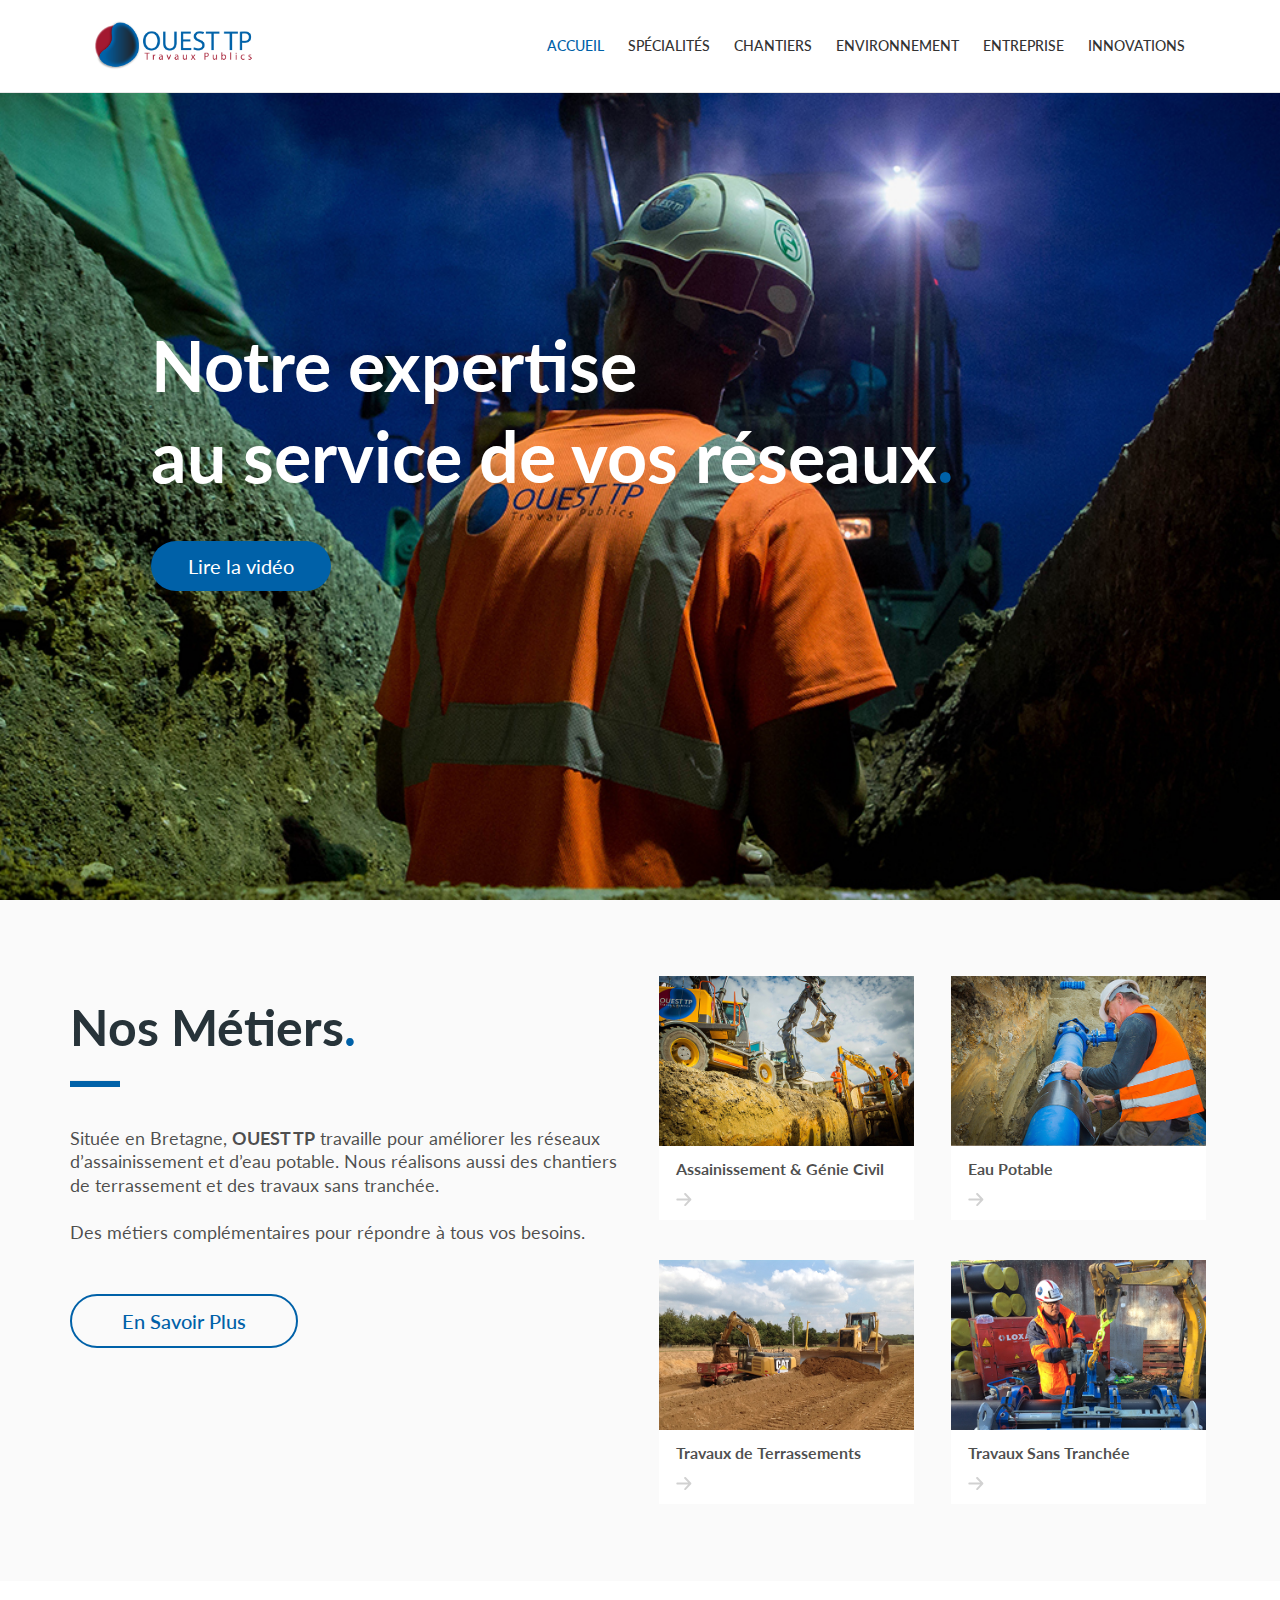
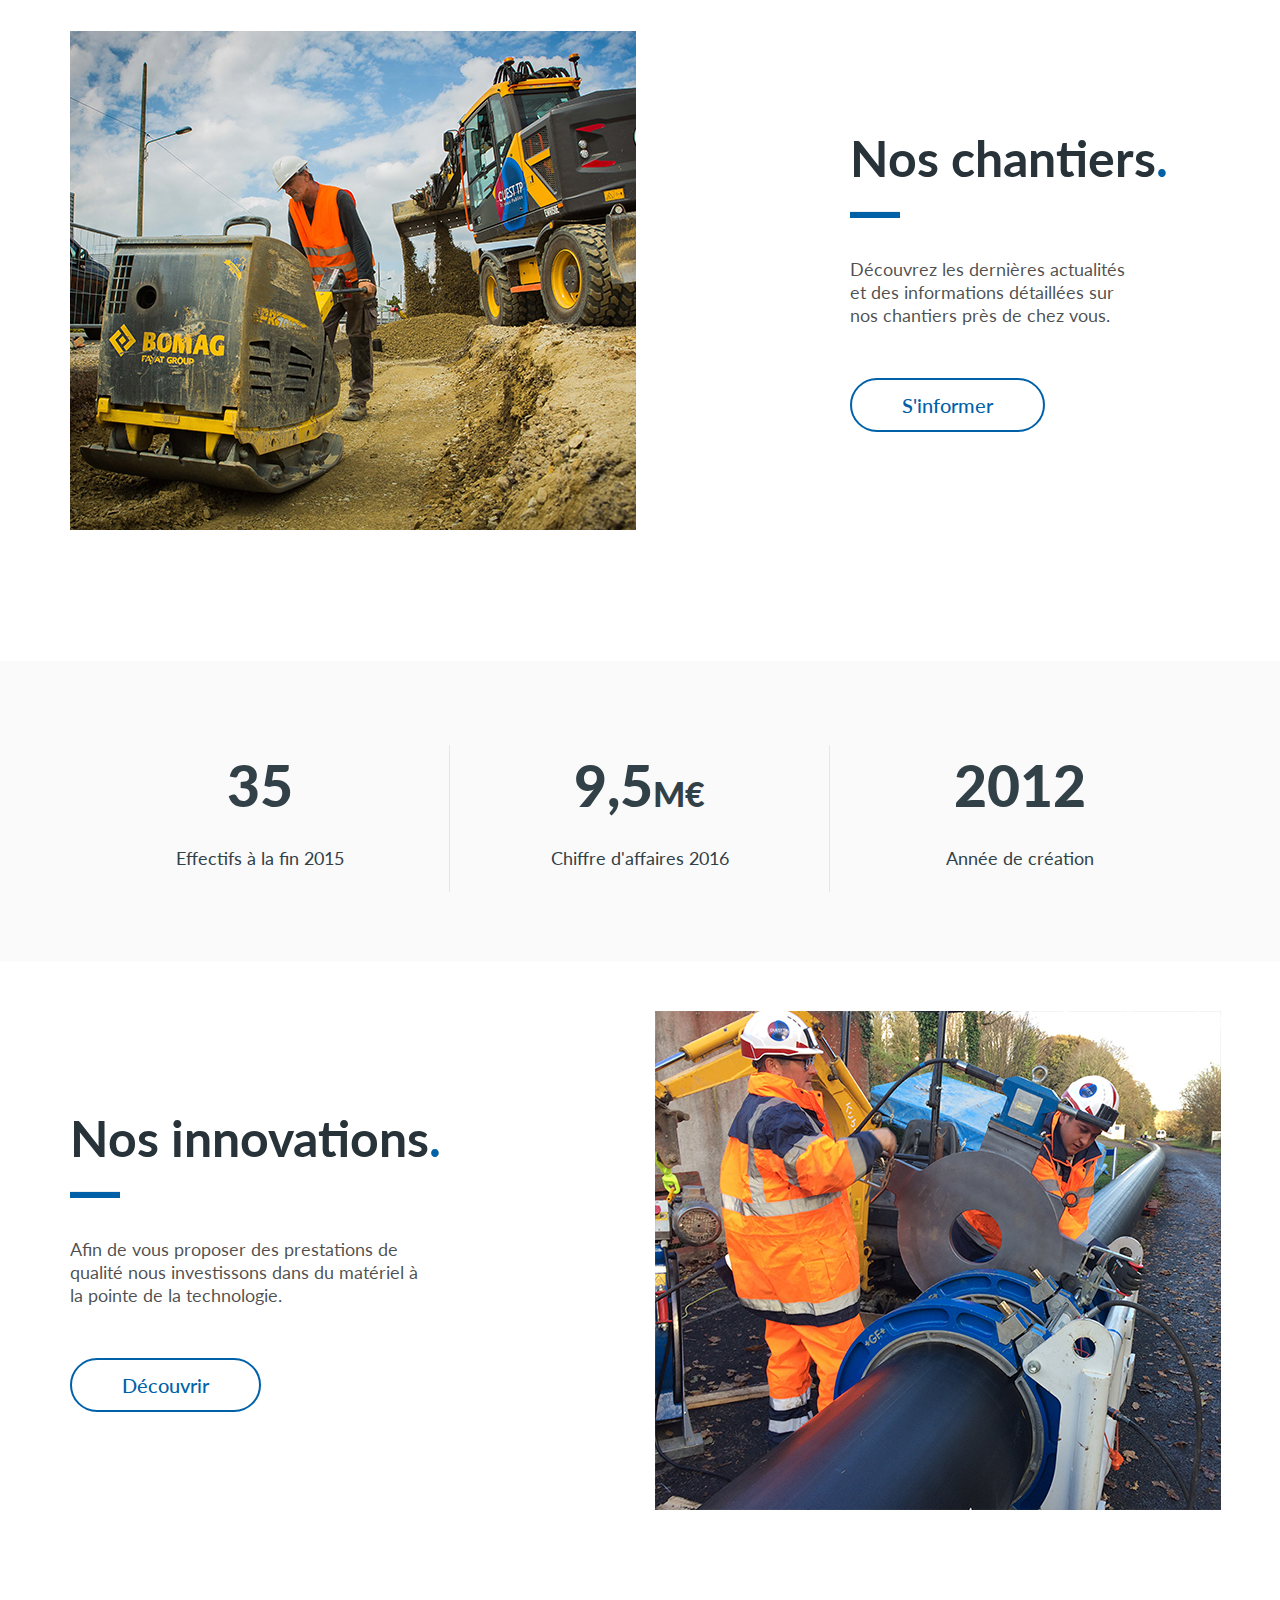
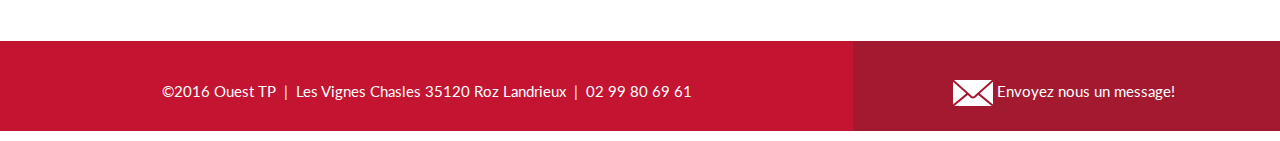
<file: index.html>
<!DOCTYPE html>
<html>
    <head>
        <!-- Global site tag (gtag.js) - Google Analytics -->
        <script async src="https://www.googletagmanager.com/gtag/js?id=UA-39474830-1"></script>
        <script>
        window.dataLayer = window.dataLayer || [];
        function gtag() {
        	dataLayer.push(arguments);
        }
        gtag('js', new Date());

        gtag('config', 'UA-39474830-1');
        </script>

        <meta charset="utf-8">
        <meta name="viewport" content="width=device-width, initial-scale=1">

        <link rel="stylesheet" href="https://maxcdn.bootstrapcdn.com/bootstrap/3.3.7/css/bootstrap.min.css" integrity="sha384-BVYiiSIFeK1dGmJRAkycuHAHRg32OmUcww7on3RYdg4Va+PmSTsz/K68vbdEjh4u" crossorigin="anonymous">
        <link href="https://fonts.googleapis.com/css?family=Lato" rel="stylesheet">
        <link href="https://fonts.googleapis.com/css?family=Raleway" rel="stylesheet">

        <link rel="stylesheet" href="main.css" media="screen">

        <link type="image/x-icon" href="images/favicon.png" rel="shortcut icon" />

        <title>Ouest TP</title>
    </head>
    <body>
        <header>
          <section class="navbar navbar-default navbar-fixed-top" role="navigation">
            <div>
                <div class="col-lg-2 col-md-2 col-sm-2 col-xs-12 hamburger-menu">
                    <a href="index.html"><img src="images/home/desktop/logo-ouest-tp.png" alt="Ouest TP Logo" class="logo" /></a>

                    <a class="hamburger-menu-button visible-xs" href="#" onclick="toggle_menu()">&#9776;</a>

                    <ul id="hamburger-menu-list" style="display: none;">
                        <li><a href="index.html" style="color: rgb(0, 97, 168);">Accueil</a></li>
                        <li><a href="specialites.html">Spécialités</a></li>
                        <li><a href="chantiers.html">Chantiers</a></li>
                        <li><a href="environnement.html">Environnement</a></li>
                        <li><a href="entreprise.html">Entreprise</a></li>
                        <li><a href="innovations.html">Innovations</a></li>
                    </ul>
                </div>
                <div class="col-lg-10 col-md-10 col-sm-10 hidden-xs">
                    <ul>
                        <li><a href="index.html" style="color: rgb(0, 97, 168);">Accueil</a></li>
                        <li><a href="specialites.html">Spécialités</a></li>
                        <li><a href="chantiers.html">Chantiers</a></li>
                        <li><a href="environnement.html">Environnement</a></li>
                        <li><a href="entreprise.html">Entreprise</a></li>
                        <li><a href="innovations.html">Innovations</a></li>
                    </ul>
                </div>
            </div>
          </section>

          <section id="home" class="parallax-section">
            <div class="cover">
                <div class="col-lg-12">
                    <h1>
                        Notre expertise <br>
                        au service de vos réseaux<span class="blue-dot">.</span>
                    </h1>
                </div>
                <div class="col-lg-12">
                    <span class="play" onclick="play_video()">
                        Lire la vidéo
                    </span>
                </div>

                <div id="main-video" style="display:none;">
                    <a class="close-btn" onclick="close_video()">&times;</a>
                    <iframe id="video-iframe" src="https://player.vimeo.com/video/181193402?title=0&byline=0&portrait=0" width="640" height="360" frameborder="0" webkitallowfullscreen mozallowfullscreen allowfullscreen></iframe>
                </div>
            </div>
          </section>
        </header>

        <div class="nos-metiers">
            <div class="container">
                <div class="row">
                    <div class="col-lg-6 col-md-4 col-xs-12">
                        <h2>Nos Métiers<span class="blue-dot">.</span></h2>

                        <hr>

                        <p>Située en Bretagne, <strong>OUEST TP</strong> travaille pour améliorer les réseaux d’assainissement et d’eau potable. Nous réalisons aussi des chantiers de terrassement et des travaux sans tranchée.
                        <br><br>Des métiers complémentaires pour répondre à tous vos besoins.</p>

                        <p class="hidden-xs">
                            <a href="specialites.html" class="btn">En Savoir Plus</a>
                        </p>
                    </div>

                    <div class="col-lg-6 col-md-8 cards">
                        <div class="row">
                            <div class="col-lg-6 col-md-6 col-sm-6">
                                <a href="specialites.html#assainissement" class="card">
                                    <img src="images/home/desktop/assainissement-miniature.jpg" alt="assainissement" />

                                    <p>Assainissement &amp; Génie Civil</p>

                                    <img src="images/home/desktop/grey_arrow.svg" class="arrow">
                                    <img src="images/home/desktop/blue_arrow.svg" class="arrow arrow-hover">
                                </a>
                            </div>

                            <div class="col-lg-6 col-md-6 col-sm-6">
                                <a href="specialites.html#eaupotable" class="card">
                                    <img src="images/home/desktop/eaupotable-miniature.jpg" alt="eau potable" />

                                    <p>Eau Potable</p>

                                    <img src="images/home/desktop/grey_arrow.svg" class="arrow">
                                    <img src="images/home/desktop/blue_arrow.svg" class="arrow arrow-hover">
                                </a>
                            </div>

                            <div class="col-lg-6 col-md-6 col-sm-6">
                                <a href="specialites.html#terrassements" class="card">
                                    <img src="images/home/desktop/terrassement-miniature.jpg" alt="terrassements" />

                                    <p>Travaux de Terrassements</p>

                                    <img src="images/home/desktop/grey_arrow.svg" class="arrow">
                                    <img src="images/home/desktop/blue_arrow.svg" class="arrow arrow-hover">
                                </a>
                            </div>

                            <div class="col-lg-6 col-md-6 col-sm-6">
                                <a href="specialites.html#tranchee" class="card">
                                    <img src="images/home/desktop/tranchee-miniature.jpg" alt="travaux sans tranchée" />

                                    <p>Travaux Sans Tranchée</p>

                                    <img src="images/home/desktop/grey_arrow.svg" class="arrow">
                                    <img src="images/home/desktop/blue_arrow.svg" class="arrow arrow-hover">
                                </a>
                            </div>

                            <div class="col-xs-12">
                                <p class="visible-xs">
                                    <a href="specialites.html" class="btn">En Savoir Plus</a>
                                </p>
                            </div>
                        </div>
                    </div>
                </div>
            </div>
        </div>

        <div class="nos-chantiers">
            <div class="nos-chantiers-bg visible-xs">
            </div>

            <div class="container">
                <div class="row">
                    <div class="col-lg-7 col-md-8 col-sm-7 hidden-xs">
                        <img src="images/home/desktop/nos-chantiers.jpg" alt="Nos chantiers">
                    </div>

                    <div class="col-lg-offset-1 col-lg-4 col-md-4 col-sm-5 col-xs-12">
                        <h2>Nos chantiers<span class="blue-dot">.</span></h2>

                        <hr>

                        <p>Découvrez les dernières actualités <br>et des informations détaillées sur <br>nos chantiers près de chez vous.</p>

                        <a href="chantiers.html" class="btn">S'informer</a>
                    </div>
                </div>
            </div>
        </div>

<!--        <div class="key-numbers">
            <div class="col-lg-offset-3 col-lg-2 col-sm-offset-0 col-sm-4 col-xs-offset-0 col-xs-12">
                <div>
                    <div>
                        <h4>Effectifs <br>à fin 2015</h4>
                        <h3>35</h3>
                    </div>
                </div>
                <div class="separator hidden-sm hidden-xs"></div>
            </div>

            <div class="col-lg-2 col-sm-4 col-xs-12">
                <div>
                    <div>
                        <h4>Chiffre <br>d’affaires 2015</h4>
                        <h3>7,5<sub>M€</sub></h3>
                    </div>
                </div>
                <div class="separator hidden-sm hidden-xs"></div>
            </div>

            <div class="col-lg-2 col-sm-4 col-xs-12">
                <div>
                    <div>
                        <h4>Entreprise <br>créée en</h4>
                        <h3>2012</h3>
                    </div>
                </div>
            </div>
        </div> -->

        <!--CHIFFRES-->
        <section id="ouest-counter" class="ouest-bg-section" style="background-color:#fafafa; background-attachment: fixed;">
            <div class="container">
                <div class="row">
                  <div class="col-lg-12 col-md-12">
                    <div class="ouest-hero-wrap">
                      <div class="ouest-hero-intro text-center to-animate counter-animate">
                          <div class="col-lg-4 col-md-4 col-sm-4 text-center">
                              <span class="ouest-counter js-counter" data-from="0" data-to="35" data-speed="5000" data-refresh-interval="50">35</span>
                              <span class="ouest-counter-label">Effectifs à la fin 2015</span>
                          </div>
                        <div class="col-lg-4 col-md-4 col-sm-4 text-center">
                          <span class="ouest-counter js-counter" data-from="0" data-to="7500000" data-speed="5000" data-refresh-interval="50">9,5<sub>M€</sub></span>
                          <span class="ouest-counter-label">Chiffre d'affaires 2016</span>
                        </div>
                        <div class="col-lg-4 col-md-4 col-sm-4 text-center">
                            <span class="ouest-counter js-counter" data-from="0" data-to="2012" data-speed="5000" data-refresh-interval="50">2012</span>
                            <span class="ouest-counter-label">Année de création</span>
                        </div>

                      </div>
                    </div>
                  </div>
                </div>
            </div>
        </section>
        <!--/.CHIFFRES END-->

        <div class="nos-innovations">
            <div class="nos-innovations-bg visible-xs"></div>

            <div class="container">
                <div class="row">
                    <div class="col-lg-5 col-md-4 col-sm-5 col-xs-12">
                        <h2>Nos innovations<span class="blue-dot">.</span></h2>

                        <hr>

                        <p>Afin de vous proposer des prestations de <br>qualité nous investissons dans du matériel à <br>la pointe de la technologie.</p>

                        <a href="#" class="btn">Découvrir</a>
                    </div>
                    <div class="col-lg-offset-1 col-lg-6 col-md-7 col-sm-offset-1 col-sm-6 hidden-xs">
                        <img src="images/home/desktop/nos-innovations.jpg" alt="Nos innovations">
                    </div>
                </div>
            </div>
        </div>

        <footer>
            <div class="col-lg-4 col-md-4 col-md-push-8 col-sm-12">
              <img src="images/home/contact-icon.svg" alt="contact" /> <a  style="color:#fff;" href="mailto:f.lutinier@ouesttp.fr"> Envoyez nous un message!</a>
            </div>

            <div class="col-lg-8 col-md-8 col-md-pull-4 col-sm-12">
                ©2016 Ouest TP
                <br class="visible-sm visible-xs">
                <span class="hidden-sm hidden-xs">&nbsp;|&nbsp;</span>
                Les Vignes Chasles
                <br class="visible-sm visible-xs">
                35120 Roz Landrieux
                <br class="visible-sm visible-xs">
                <span class="hidden-sm hidden-xs">&nbsp;|&nbsp;</span>
                02 99 80 69 61
            </div>
        </footer>

        <script src="https://player.vimeo.com/api/player.js"></script>
        <script type="text/javascript">
        function play_video() {
	document.getElementById('main-video').style.display = 'block';
	var iframe = document.getElementById('video-iframe');
	var player = new Vimeo.Player(iframe);
	player.play();
}

function close_video() {
	document.getElementById('main-video').style.display = 'none';
	var iframe = document.getElementById('video-iframe');
	var player = new Vimeo.Player(iframe);
	player.pause();
}

function toggle_menu() {
	var menu_expanded =
		document.getElementById('hamburger-menu-list').style.display ===
		'block';
	if (menu_expanded) {
		document.getElementById('hamburger-menu-list').style.display = 'none';
	} else {
		document.getElementById('hamburger-menu-list').style.display = 'block';
	}
}
</script>
    </body>
</html>
</file>
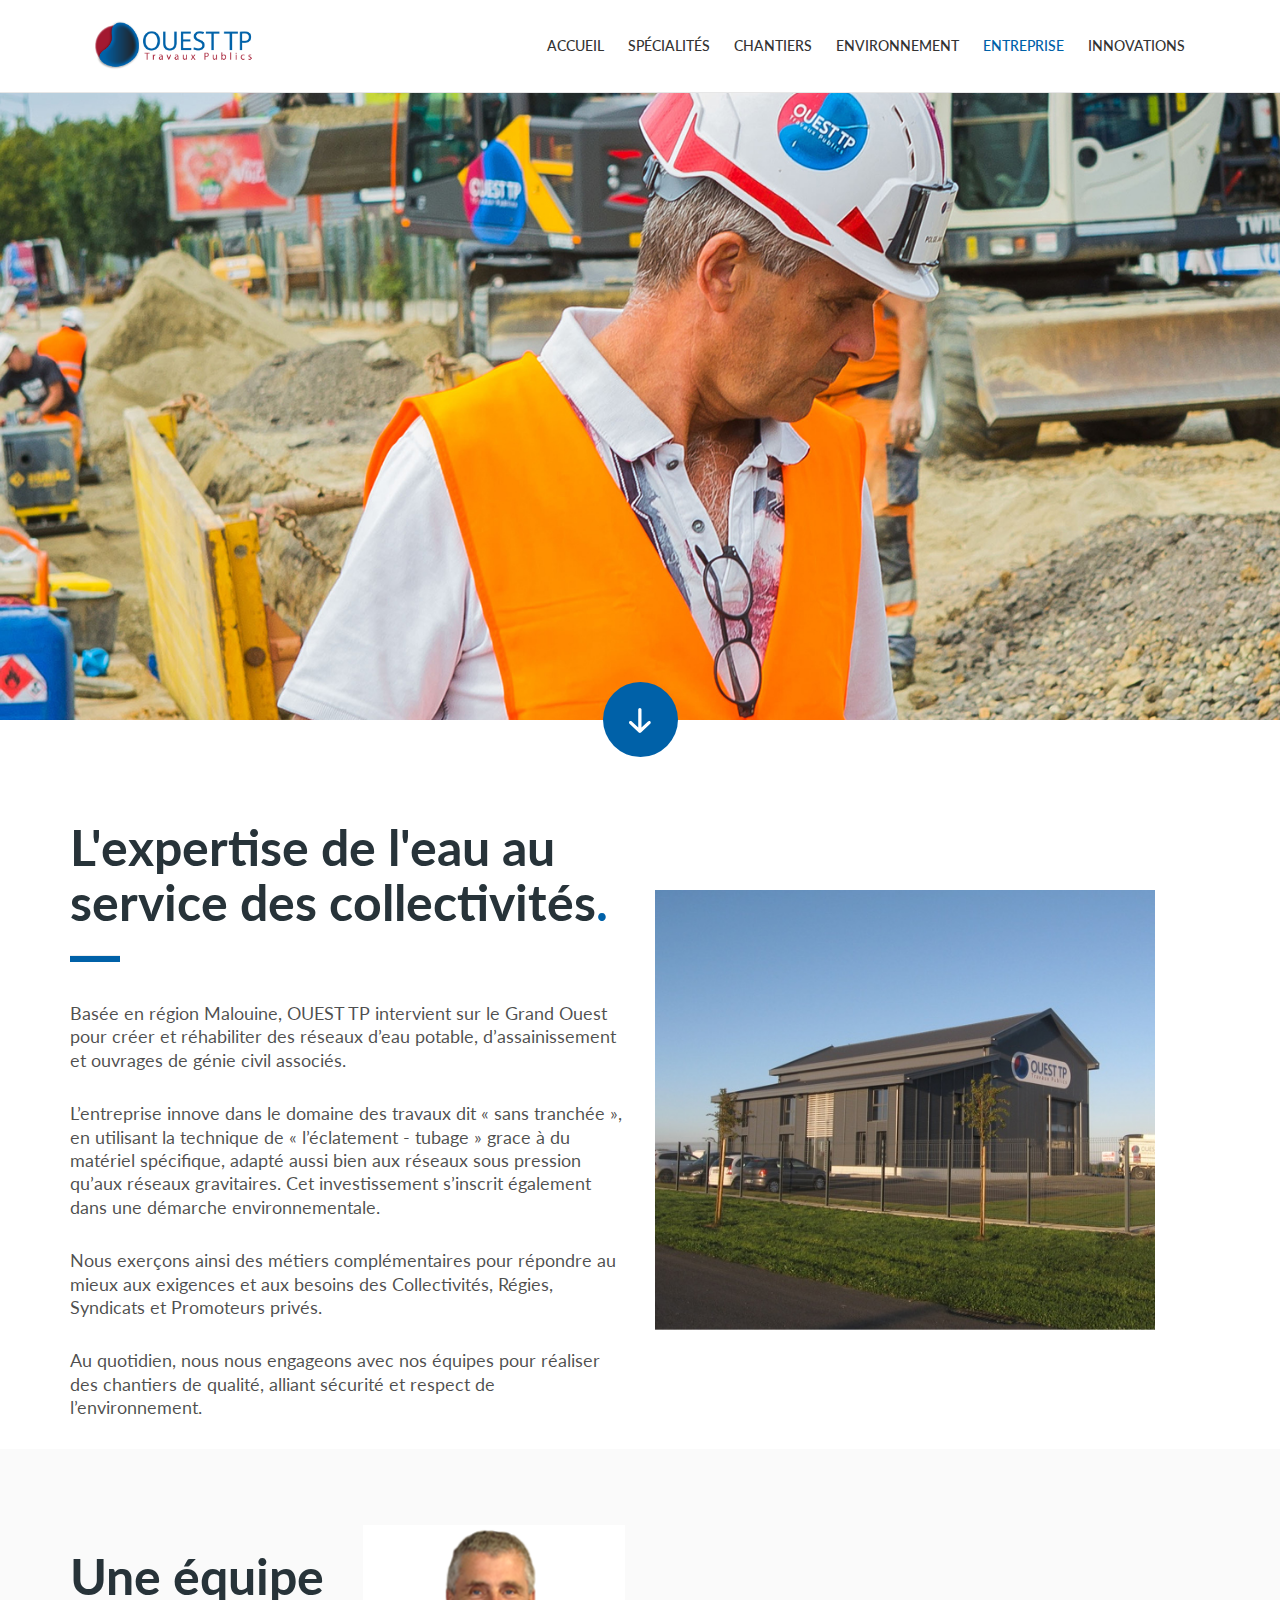
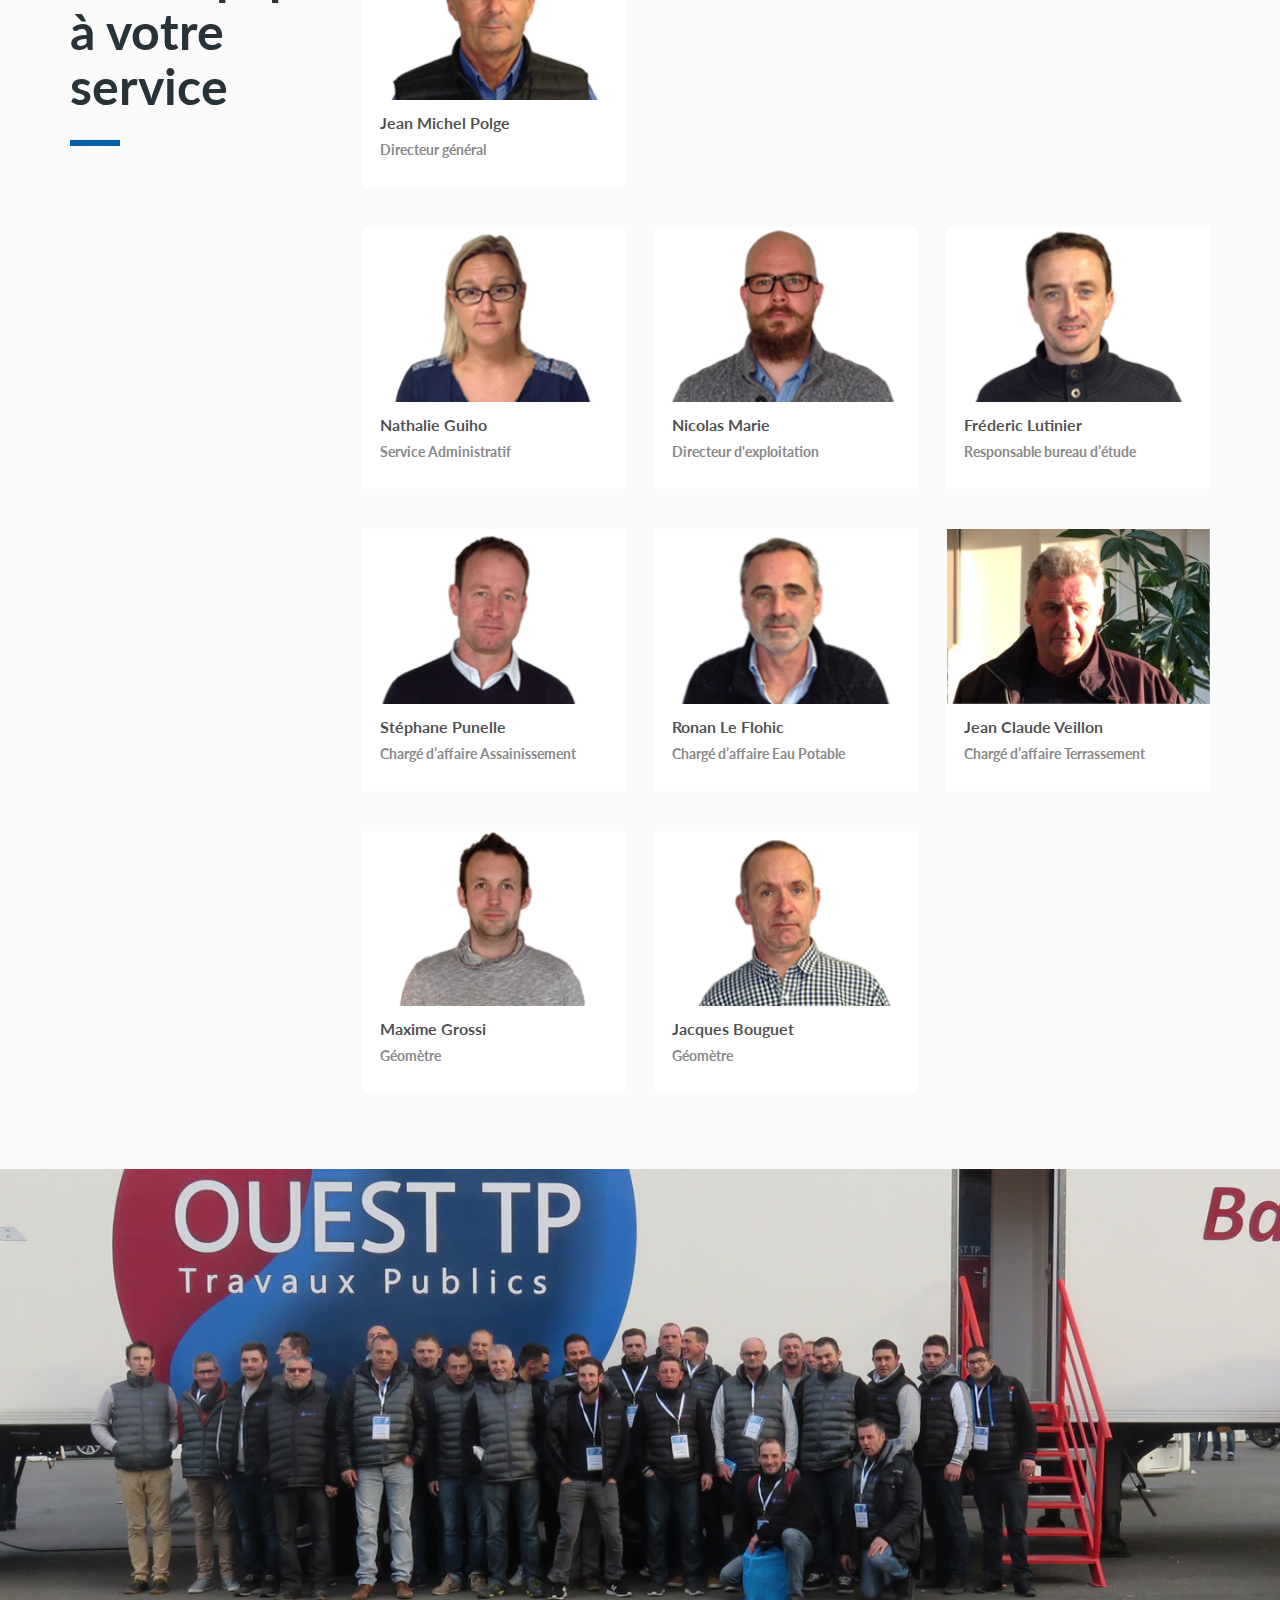
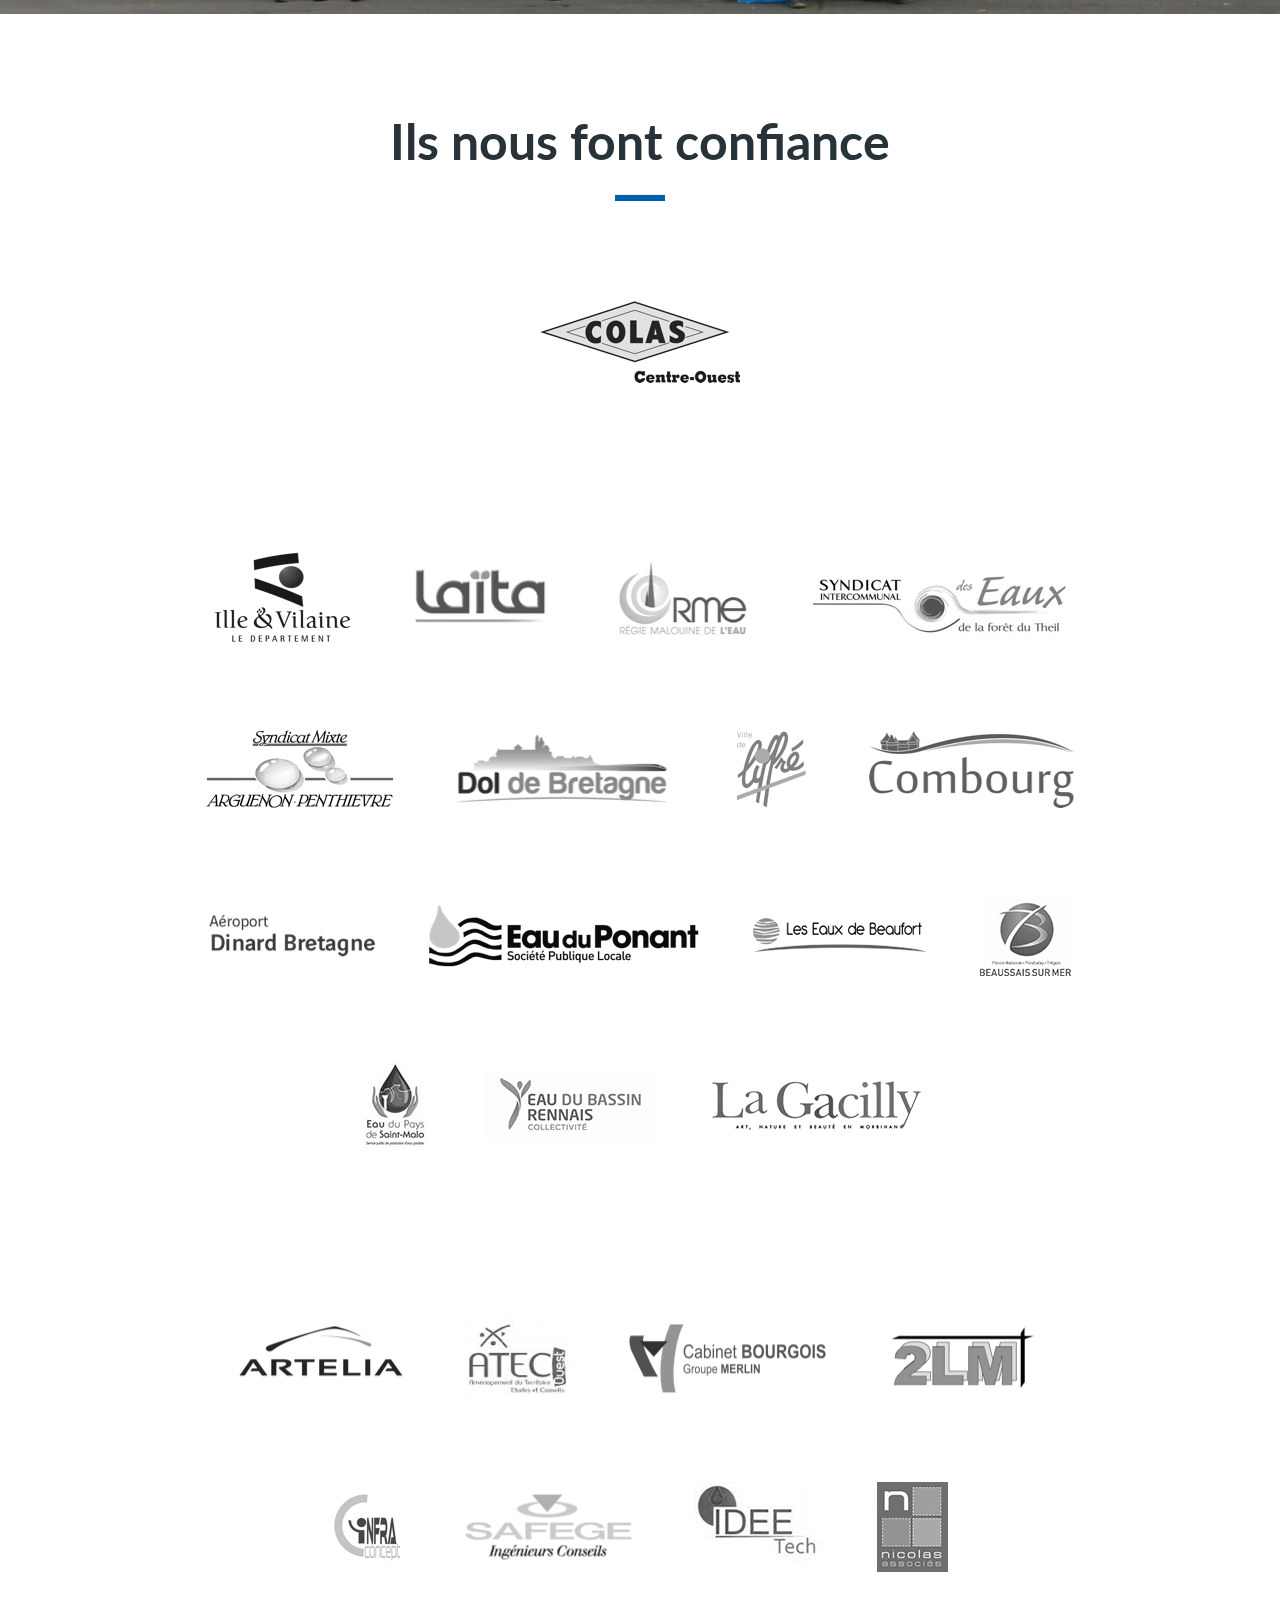
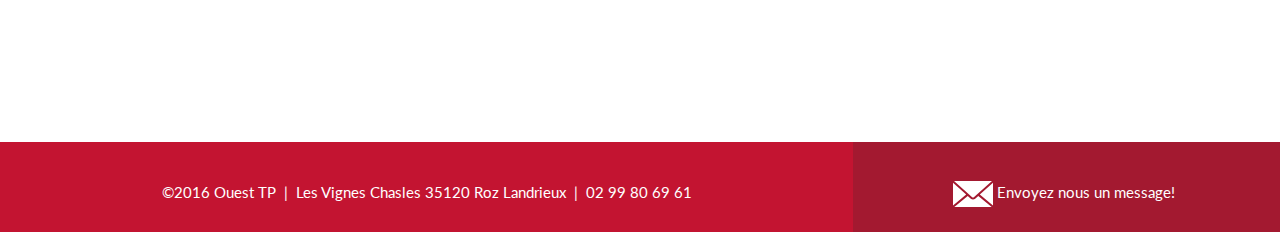
<file: entreprise.html>
<!DOCTYPE html>
<html>
    <head>
        <!-- Global site tag (gtag.js) - Google Analytics -->
        <script async src="https://www.googletagmanager.com/gtag/js?id=UA-39474830-1"></script>
        <script>
        window.dataLayer = window.dataLayer || [];
        function gtag() {
        	dataLayer.push(arguments);
        }
        gtag('js', new Date());

        gtag('config', 'UA-39474830-1');
        </script>

        <meta charset="utf-8">
        <meta name="viewport" content="width=device-width, initial-scale=1">

        <link rel="stylesheet" href="https://maxcdn.bootstrapcdn.com/bootstrap/3.3.7/css/bootstrap.min.css" integrity="sha384-BVYiiSIFeK1dGmJRAkycuHAHRg32OmUcww7on3RYdg4Va+PmSTsz/K68vbdEjh4u" crossorigin="anonymous">
        <link href="https://fonts.googleapis.com/css?family=Lato:300,400,700" rel="stylesheet">
        <link href="https://fonts.googleapis.com/css?family=Raleway:300,400,700" rel="stylesheet">

        <link rel="stylesheet" href="main.css" media="screen">
        <link rel="stylesheet" href="entreprise.css" media="screen">

        <link type="image/x-icon" href="images/favicon.png" rel="shortcut icon" />


        <title>Ouest TP</title>
    </head>
    <body>
        <header>
          <section class="navbar navbar-default navbar-fixed-top" role="navigation">
              <div>
                  <div class="col-lg-2 col-md-2 col-sm-2 col-xs-12 hamburger-menu">
                      <a href="index.html"><img src="images/home/desktop/logo-ouest-tp.png" alt="Ouest TP Logo" class="logo" /></a>

                      <a class="hamburger-menu-button visible-xs" href="#" onclick="toggle_menu()">&#9776;</a>

                      <ul id="hamburger-menu-list" style="display: none;">
                          <li><a href="index.html">Accueil</a></li>
                          <li><a href="specialites.html">Spécialités</a></li>
                          <li><a href="chantiers.html">Chantiers</a></li>
                          <li><a href="environnement.html">Environnement</a></li>
                          <li><a href="entreprise.html" style="color: rgb(0, 97, 168);">Entreprise</a></li>
                          <li><a href="innovations.html">Innovations</a></li>
                      </ul>
                  </div>
                  <div class="col-lg-10 col-md-10 col-sm-10 hidden-xs">
                      <ul>
                          <li><a href="index.html">Accueil</a></li>
                          <li><a href="specialites.html">Spécialités</a></li>
                          <li><a href="chantiers.html">Chantiers</a></li>
                          <li><a href="environnement.html">Environnement</a></li>
                          <li><a href="entreprise.html" style="color: rgb(0, 97, 168);">Entreprise</a></li>
                          <li><a href="innovations.html">Innovations</a></li>
                      </ul>
                  </div>
              </div>
          </section>
        </header>

        <section id="entreprise" class="parallax-section">
            <div class="cover-spe">
                <div class="container">
                    <div class="row">
                        <div class="col-md-12">
                        </div>
                    </div>
                </div>
            </div>
            <div class="arrow">
                <img src="images/specialites/desktop/icon-arrow.svg" alt="En voir plus">
            </div>
        </section>

        <div class="container">
            <div class="row row-flex">
                <div class="col-sm-6">
                    <h2>L'expertise de l'eau au service des collectivités<span class="blue-dot">.</span></h2>

                    <hr>

                    <p>Basée en région Malouine, OUEST TP intervient sur le Grand Ouest pour créer et réhabiliter des réseaux d’eau potable, d’assainissement et ouvrages de génie civil associés.</p>

                    <p>L’entreprise innove dans le domaine des travaux dit « sans tranchée », en utilisant la technique de « l’éclatement - tubage » grace à du matériel spécifique, adapté aussi bien aux réseaux sous pression qu’aux réseaux gravitaires. Cet investissement s’inscrit également dans une démarche environnementale.</p>

                    <p>Nous exerçons ainsi des métiers complémentaires pour répondre au mieux aux exigences et aux besoins des Collectivités, Régies, Syndicats et Promoteurs privés.</p>

                    <p>Au  quotidien, nous nous engageons avec nos équipes pour réaliser des chantiers de qualité, alliant sécurité et respect de l’environnement.</p>
                </div>

                <div class="col-sm-6 hidden-xs">
                    <img src="images/entreprise/office-picture.jpg" alt="" class="image-card">
                </div>
            </div>
        </div>

        <div class="visible-xs">
            <img src="images/entreprise/office-picture.jpg" alt="" class="image-banner">
        </div>

        <div class="team">
            <div class="container">
                <div class="row">
                    <div class="col-md-3 col-sm-12">
                        <h2>Une équipe à votre service</h2>
                        <hr>
                    </div>

                    <div class="col-md-9 col-sm-12 cards">
                        <div class="row">
                            <div class="col-md-4 col-sm-4">
                                <div class="card">
                                    <img src="images/entreprise/jmp.png" alt="">
                                    <h4>Jean Michel Polge</h4>
                                    <h5>Directeur général</h5>
                                </div>
                            </div>
                        </div>
                        <div class="row">
                            <div class="col-md-4 col-sm-4">
                                <div class="card">
                                    <img src="images/entreprise/ng.png" alt="">
                                    <h4>Nathalie Guiho</h4>
                                    <h5>Service Administratif</h5>
                                </div>
                            </div>

                            <div class="col-md-4 col-sm-4">
                                <div class="card">
                                    <img src="images/entreprise/nm.png" alt="">
                                    <h4>Nicolas Marie</h4>
                                    <h5>Directeur d'exploitation</h5>
                                </div>
                            </div>

                            <div class="col-md-4 col-sm-4">
                                <div class="card">
                                    <img src="images/entreprise/fl.png" alt="">
                                    <h4>Fréderic Lutinier</h4>
                                    <h5>Responsable bureau d’étude</h5>
                                </div>
                            </div>

                            <div class="col-md-4 col-sm-4">
                                <div class="card">
                                    <img src="images/entreprise/sp.png" alt="">
                                    <h4>Stéphane Punelle</h4>
                                    <h5>Chargé d’affaire Assainissement</h5>
                                </div>
                            </div>

                            <div class="col-md-4 col-sm-4">
                                <div class="card">
                                    <img src="images/entreprise/rlf.png" alt="">
                                    <h4>Ronan Le Flohic</h4>
                                    <h5>Chargé d’affaire Eau Potable</h5>
                                </div>
                            </div>

                            <div class="col-md-4 col-sm-4">
                                <div class="card">
                                    <img src="images/entreprise/jcv.png" alt="">
                                    <h4>Jean Claude Veillon</h4>
                                    <h5>Chargé d’affaire Terrassement</h5>
                                </div>
                            </div>

                            <div class="col-md-4 col-sm-4">
                                <div class="card">
                                    <img src="images/entreprise/mg.png" alt="">
                                    <h4>Maxime Grossi</h4>
                                    <h5>Géomètre</h5>
                                </div>
                            </div>

                            <div class="col-md-4 col-sm-4">
                                <div class="card">
                                    <img src="images/entreprise/jb.png" alt="">
                                    <h4>Jacques Bouguet</h4>
                                    <h5>Géomètre</h5>
                                </div>
                            </div>

                        </div>

                    </div>
                </div>


            </div>
        </div>

        <div class="banner-image">
            <img src="images/entreprise/global-team.png" alt="">
        </div>

        <div class="container container-logos">
            <div class="row">
                <div class="col-xs-12 visible-xs">
                    <h2>Ils nous font confiance</h2>
                    <hr>
                </div>
                <div class="col-sm-12 hidden-xs">
                    <h2 class="text-center">Ils nous font confiance</h2>
                    <hr class="hr-center">
                </div>
            </div>

            <div class="row logos">
                <div class="col-xs-12 text-center hidden-xs">
                    <img src="images/entreprise/logo/colas.png" alt="">
                </div>

                <div class="col-xs-12 text-center visible-xs">
                    <img src="images/entreprise/mobile/logo/colas.png" alt="">
                </div>
            </div>

            <div class="row logos">
                <div class="col-xs-12 text-center hidden-xs">
                    <img src="images/entreprise/logo/cg-ille-et-vilaine.png" alt="">
                    <img src="images/entreprise/logo/laita.png" alt="">
                    <img src="images/entreprise/logo/rme.png" alt="">
                    <img src="images/entreprise/logo/syndicat-intercommunal-eau-theil.png" alt="">
                </div>

                <div class="col-xs-12 text-center visible-xs">
                    <img src="images/entreprise/mobile/logo/cg-ille-et-vilaine.png" alt="">
                    <img src="images/entreprise/mobile/logo/laita.png" alt="">
                    <img src="images/entreprise/mobile/logo/rme.png" alt="">
                    <img src="images/entreprise/mobile/logo/syndicat-intercommunal-eau-theil.png" alt="">
                </div>

                <div class="col-xs-12 text-center hidden-xs">
                    <img src="images/entreprise/logo/syndicat-arguenon-penthievre.png" alt="">
                    <img src="images/entreprise/logo/dol-de-bretagne.png" alt="">
                    <img src="images/entreprise/logo/liffre.png" alt="">
                    <img src="images/entreprise/logo/combourg.png" alt="">
                </div>

                <div class="col-xs-12 text-center visible-xs">
                    <img src="images/entreprise/mobile/logo/syndicat-arguenon-penthievre.png" alt="">
                    <img src="images/entreprise/mobile/logo/dol-de-bretagne.png" alt="">
                    <img src="images/entreprise/mobile/logo/liffre.png" alt="">
                    <img src="images/entreprise/mobile/logo/combourg.png" alt="">
                </div>

                <div class="col-xs-12 text-center hidden-xs">
                    <img src="images/entreprise/logo/aeroport-dinard.png" alt="">
                    <img src="images/entreprise/logo/eau-du-ponant.png" alt="">
                    <img src="images/entreprise/logo/eauxbeaufort.png" alt="">
                    <img src="images/entreprise/logo/beaussais.jpg" alt="">
                </div>

                <div class="col-xs-12 text-center visible-xs">
                    <img src="images/entreprise/mobile/logo/aeroport-dinard.png" alt="">
                    <img src="images/entreprise/mobile/logo/eau-du-ponant.png" alt="">
                    <img src="images/entreprise/mobile/logo/eauxbeaufort.png" alt="">
                    <img src="images/entreprise/mobile/logo/beaussais.jpg" alt="">
                </div>

                <div class="col-xs-12 text-center hidden-xs">
                    <img src="images/entreprise/logo/eaudstm.png" alt="">
                    <img src="images/entreprise/logo/ebr.jpg" alt="">
                    <img src="images/entreprise/logo/gacilly.png" alt="">
                </div>

                <div class="col-xs-12 text-center visible-xs">
                    <img src="images/entreprise/mobile/logo/eaudstm.png" alt="">
                    <img src="images/entreprise/mobile/logo/ebr.jpg" alt="">
                    <img src="images/entreprise/mobile/logo/gacilly.png" alt="">
                </div>

            </div>

            <div class="row logos">
                <div class="col-xs-12 text-center hidden-xs">
                    <img src="images/entreprise/logo/artelia.png" alt="">
                    <img src="images/entreprise/logo/ATEC.png" alt="">
                    <img src="images/entreprise/logo/cabinet-bourgois.png" alt="">
                    <img src="images/entreprise/logo/2LM.png" alt="">
                </div>

                <div class="col-xs-12 text-center visible-xs">
                    <img src="images/entreprise/mobile/logo/artelia.png" alt="">
                    <img src="images/entreprise/mobile/logo/ATEC.png" alt="">
                    <img src="images/entreprise/mobile/logo/cabinet-bourgois.png" alt="">
                    <img src="images/entreprise/mobile/logo/2LM.png" alt="">
                </div>

                <div class="col-xs-12 text-center hidden-xs">
                    <img src="images/entreprise/logo/infraconcept.png" alt="">
                    <img src="images/entreprise/logo/safege.png" alt="">
                    <img src="images/entreprise/logo/ideetech.jpg" alt="">
                    <img src="images/entreprise/logo/nicolas.jpg" alt="">
                </div>

                <div class="col-xs-12 text-center visible-xs">
                    <img src="images/entreprise/mobile/logo/infraconcept.png" alt="">
                    <img src="images/entreprise/mobile/logo/safege.png" alt="">
                    <img src="images/entreprise/mobile/logo/ideetech.jpg" alt="">
                    <img src="images/entreprise/mobile/logo/nicolas.jpg" alt="">
                </div>
            </div>
        </div>

        <footer>
            <div class="col-lg-4 col-md-4 col-md-push-8 col-sm-12">
              <img src="images/home/contact-icon.svg" alt="contact" /> <a  style="color:#fff;" href="mailto:f.lutinier@ouesttp.fr"> Envoyez nous un message!</a>
            </div>

            <div class="col-lg-8 col-md-8 col-md-pull-4 col-sm-12">
                ©2016 Ouest TP
                <br class="visible-sm visible-xs">
                <span class="hidden-sm hidden-xs">&nbsp;|&nbsp;</span>
                Les Vignes Chasles
                <br class="visible-sm visible-xs">
                35120 Roz Landrieux
                <br class="visible-sm visible-xs">
                <span class="hidden-sm hidden-xs">&nbsp;|&nbsp;</span>
                02 99 80 69 61
            </div>
        </footer>

        <script type="text/javascript">
            function toggle_menu() {
                var menu_expanded = document.getElementById('hamburger-menu-list').style.display === 'block';
                if (menu_expanded) {
                    document.getElementById('hamburger-menu-list').style.display = 'none';
                } else {
                    document.getElementById('hamburger-menu-list').style.display = 'block';
                }
            }
        </script>

    </body>
</html>
</file>
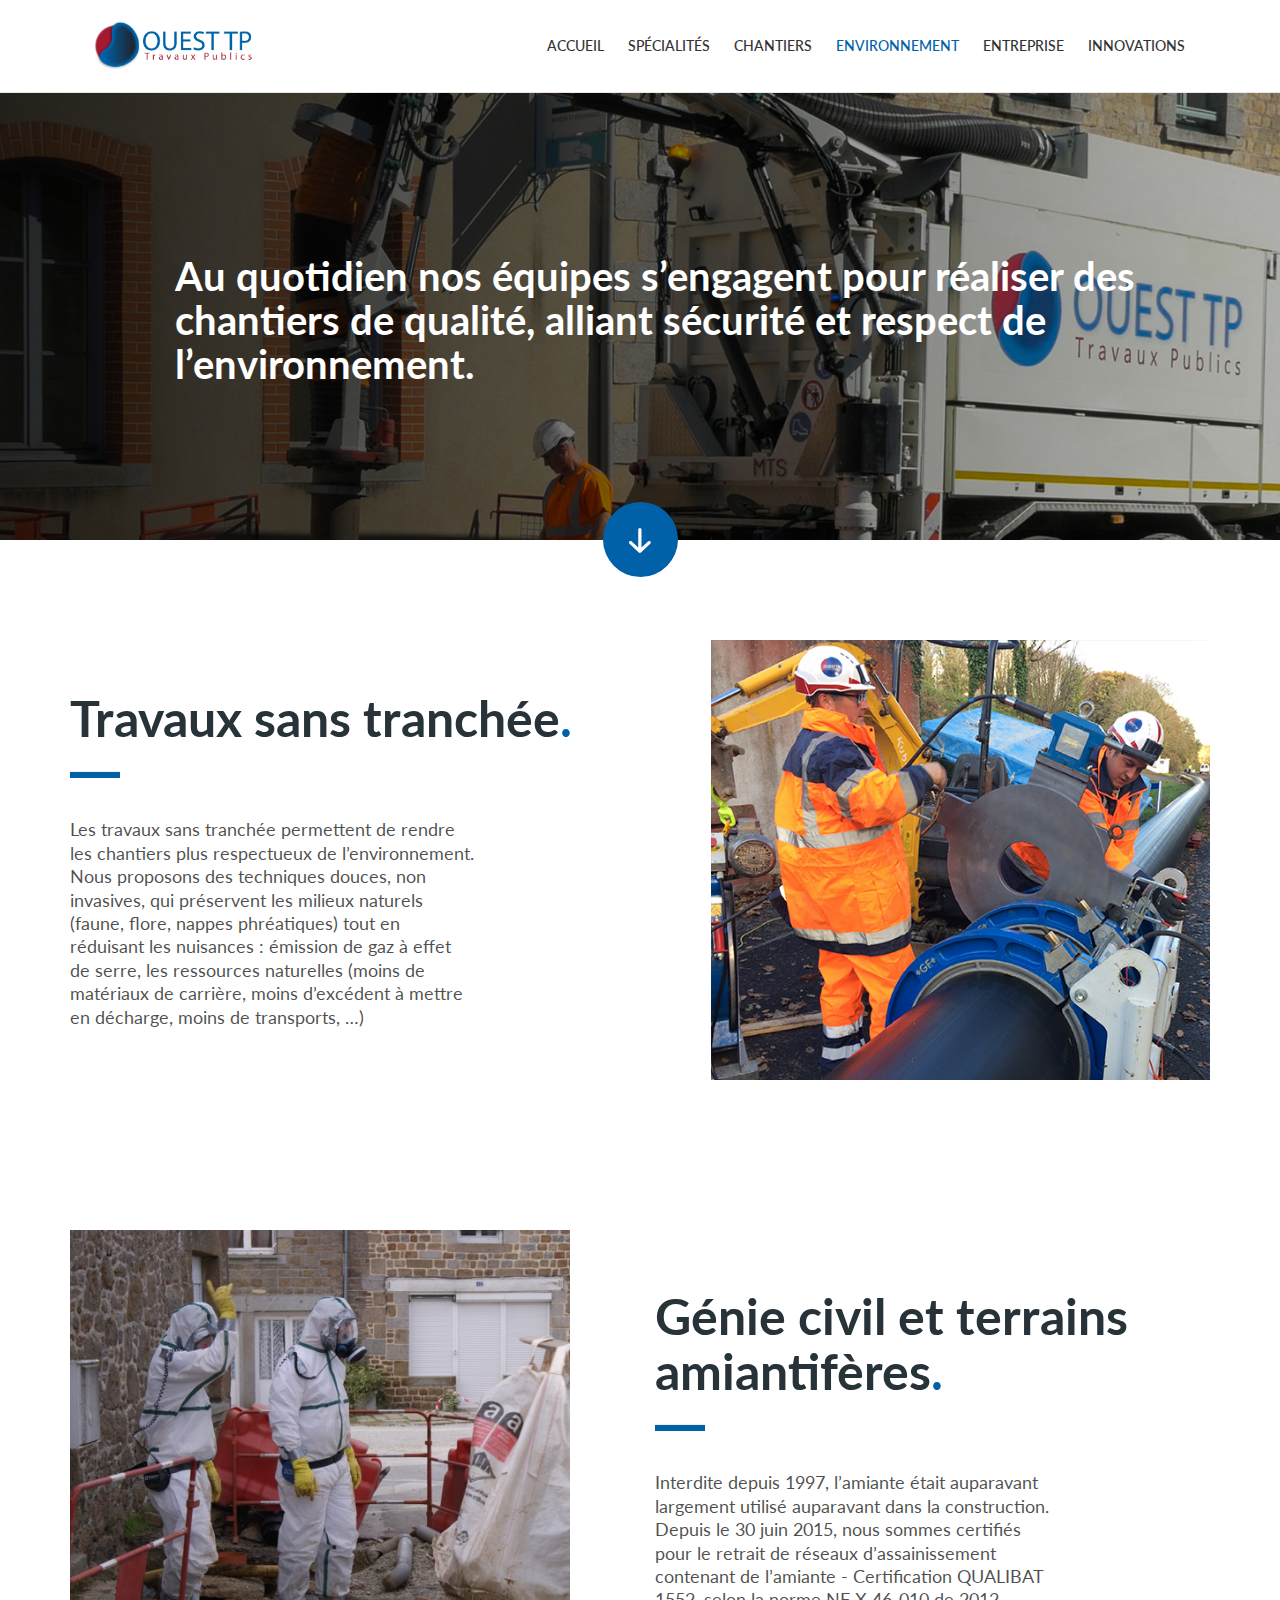
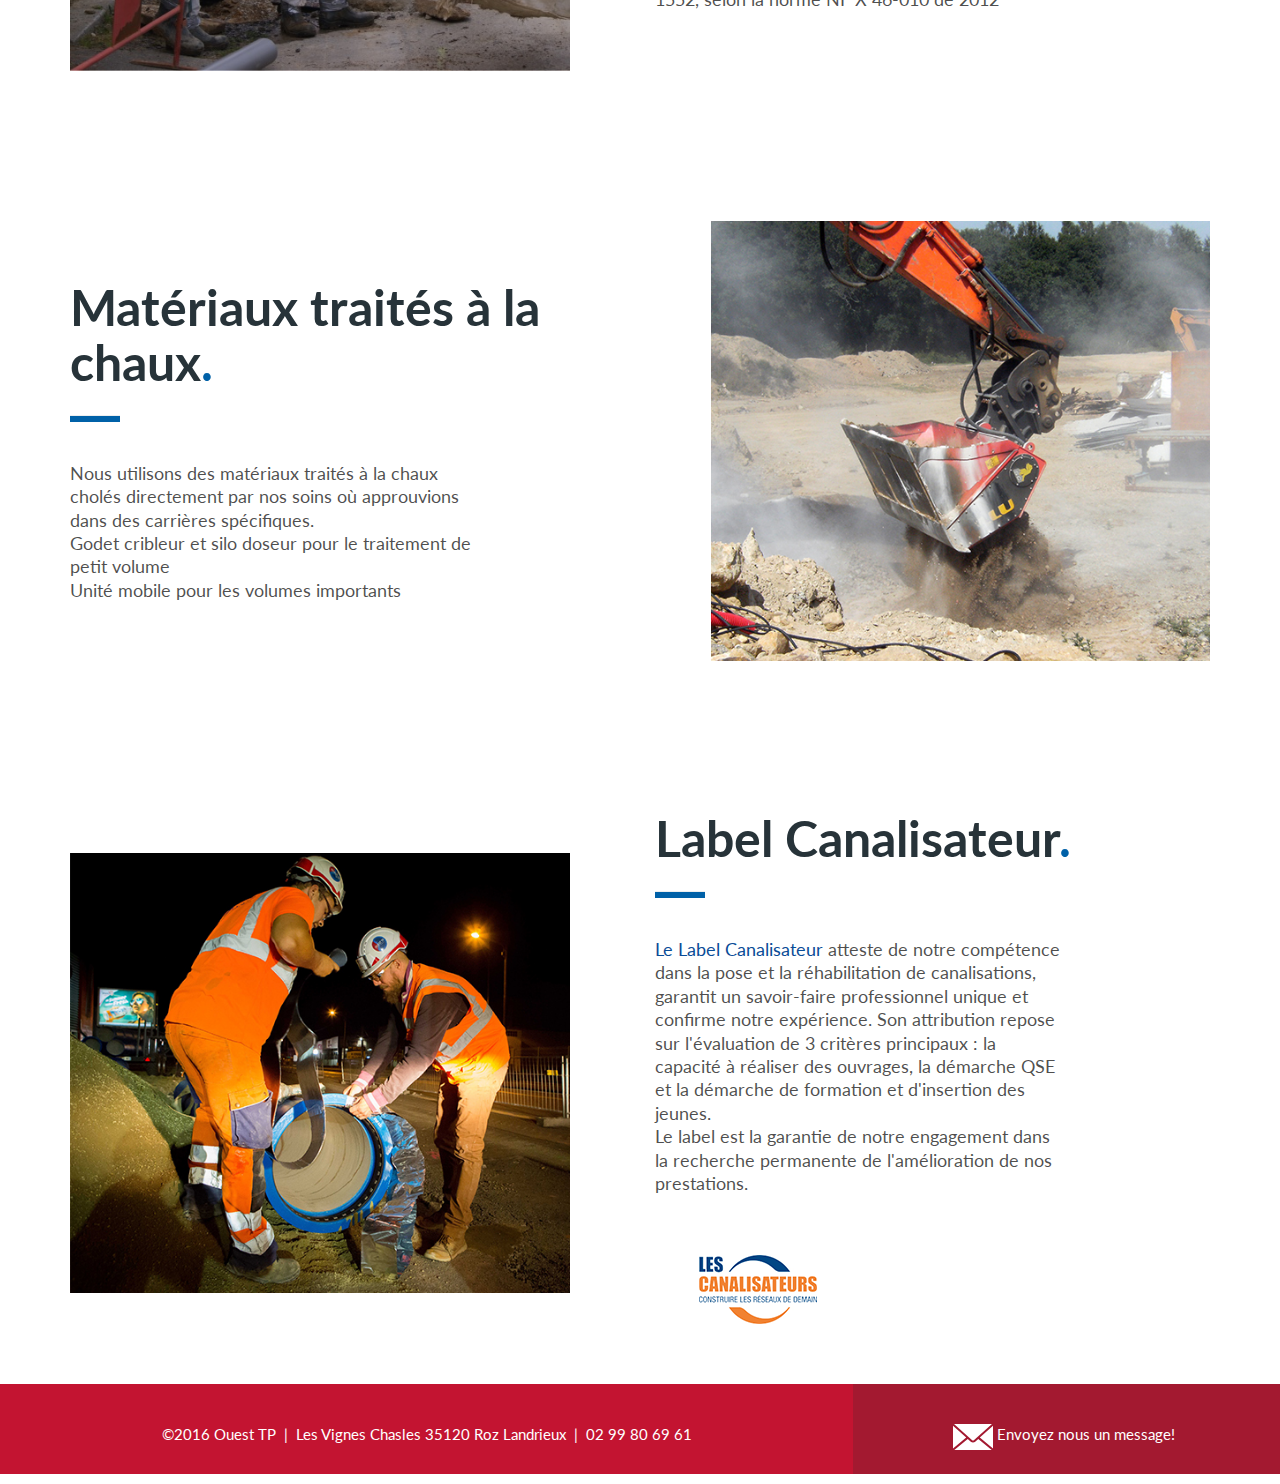
<file: environnement.html>
<!DOCTYPE html>
<html>
    <head>
        <!-- Global site tag (gtag.js) - Google Analytics -->
        <script async src="https://www.googletagmanager.com/gtag/js?id=UA-39474830-1"></script>
        <script>
        window.dataLayer = window.dataLayer || [];
        function gtag() {
        	dataLayer.push(arguments);
        }
        gtag('js', new Date());

        gtag('config', 'UA-39474830-1');
        </script>

        <meta charset="utf-8">
        <meta name="viewport" content="width=device-width, initial-scale=1">

        <link rel="stylesheet" href="https://maxcdn.bootstrapcdn.com/bootstrap/3.3.7/css/bootstrap.min.css" integrity="sha384-BVYiiSIFeK1dGmJRAkycuHAHRg32OmUcww7on3RYdg4Va+PmSTsz/K68vbdEjh4u" crossorigin="anonymous">
        <link href="https://fonts.googleapis.com/css?family=Lato:300,400,700" rel="stylesheet">
        <link href="https://fonts.googleapis.com/css?family=Raleway:300,400,700" rel="stylesheet">

        <link rel="stylesheet" href="main.css" media="screen">
        <link rel="stylesheet" href="environnement.css" media="screen">

        <link type="image/x-icon" href="images/favicon.png" rel="shortcut icon" />


        <title>Ouest TP</title>
    </head>
    <body>
        <header>
          <section class="navbar navbar-default navbar-fixed-top" role="navigation">
              <div>
                  <div class="col-lg-2 col-md-2 col-sm-2 col-xs-12 hamburger-menu">
                      <a href="index.html"><img src="images/home/desktop/logo-ouest-tp.png" alt="Ouest TP Logo" class="logo" /></a>

                      <a class="hamburger-menu-button visible-xs" href="#" onclick="toggle_menu()">&#9776;</a>

                      <ul id="hamburger-menu-list" style="display: none;">
                          <li><a href="index.html">Accueil</a></li>
                          <li><a href="specialites.html">Spécialités</a></li>
                          <li><a href="chantiers.html">Chantiers</a></li>
                          <li><a href="environnement.html" style="color: rgb(0, 97, 168);">Environnement</a></li>
                          <li><a href="entreprise.html">Entreprise</a></li>
                          <li><a href="innovations.html">Innovations</a></li>
                      </ul>
                  </div>
                  <div class="col-lg-10 col-md-10 col-sm-10 hidden-xs">
                      <ul>
                          <li><a href="index.html">Accueil</a></li>
                          <li><a href="specialites.html">Spécialités</a></li>
                          <li><a href="chantiers.html">Chantiers</a></li>
                          <li><a href="environnement.html" style="color: rgb(0, 97, 168);">Environnement</a></li>
                          <li><a href="entreprise.html">Entreprise</a></li>
                          <li><a href="innovations.html">Innovations</a></li>
                      </ul>
                  </div>
              </div>
          </section>

        </header>

        <section id="env" class="parallax-section">
            <div class="environnement-header">
                <div class="container">
                    <div class="row">
                        <div class="col-md-12">
                            <h1>Au quotidien nos équipes s’engagent pour réaliser des chantiers de qualité, alliant sécurité et respect de l’environnement.</h1>
                        </div>
                    </div>
                </div>
            </div>
            <div class="arrow">
                <img src="images/specialites/desktop/icon-arrow.svg" alt="En voir plus">
            </div>
          </section>


        <div class="container">
            <div class="row">
                <div class="col-md-6 col-sm-6 col-xs-12">
                    <h2>Travaux sans tranchée<span class="blue-dot">.</span></h2>

                    <hr>

                    <p>Les travaux sans tranchée permettent de rendre les chantiers plus respectueux de l’environnement. Nous proposons des techniques douces, non invasives, qui préservent les milieux naturels (faune, flore, nappes phréatiques) tout en réduisant les nuisances : émission de gaz à effet de serre, les ressources naturelles (moins de matériaux de carrière, moins d’excédent à mettre en décharge, moins de transports, …)</p>
                </div>
                <div class="col-md-6 col-sm-6 text-right hidden-xs">
                    <img src="images/environnement/desktop/sans-tranchee.jpg" alt="" class="image-card">
                </div>
            </div>

            <div class="visible-xs row">
                <img src="images/environnement/mobile/tranchee.jpg" alt="" class="image-banner">
            </div>

            <div class="row">
                <div class="col-md-6 col-sm-6 hidden-xs">
                    <img src="images/environnement/desktop/amiante.jpg" alt="" class="image-card">
                </div>
                <div class="col-md-6 col-sm-6 col-xs-12">
                    <h2>Génie civil et terrains amiantifères<span class="blue-dot">.</span></h2>

                    <hr>

                    <p>Interdite depuis 1997, l’amiante était auparavant largement utilisé auparavant dans la construction. Depuis le 30 juin 2015, nous sommes certifiés pour le retrait de réseaux d’assainissement contenant de l’amiante - Certification QUALIBAT 1552, selon la norme NF X 46-010 de 2012</p>
                </div>
            </div>

            <div class="visible-xs row">
                <img src="images/environnement/mobile/amiante.jpg" alt="" class="image-banner">
            </div>

            <div class="row">
                <div class="col-md-6 col-sm-6 col-xs-12">
                    <h2>Matériaux traités à la chaux<span class="blue-dot">.</span></h2>

                    <hr>

                    <p>Nous utilisons des matériaux traités à la chaux cholés directement par nos soins où approuvions dans des carrières spécifiques.<br>
                    Godet cribleur et silo doseur pour le traitement de petit volume<br>
                    Unité mobile pour les volumes importants</p>
                </div>

                <div class="col-md-6 col-sm-6 text-right hidden-xs">
                    <img src="images/environnement/desktop/chaux.jpg" alt="" class="image-card">
                </div>
            </div>

            <div class="visible-xs row">
                <img src="images/environnement/mobile/chaux.jpg" alt="" class="image-banner">
            </div>

            <div class="row">
                <div class="col-md-6 col-sm-6 hidden-xs">
                    <img src="images/environnement/desktop/label-canalisateur.jpg" alt="" class="image-card">
                </div>
                <div class="col-md-6 col-sm-6 col-xs-12">
                    <h2>Label Canalisateur<span class="blue-dot">.</span></h2>

                    <hr>

                    <p><span style="color: rgb(9, 76, 151);">Le Label Canalisateur</span> atteste de notre compétence dans la pose et la réhabilitation de canalisations, garantit un savoir-faire professionnel unique et confirme notre expérience.  Son attribution repose sur l'évaluation de 3 critères principaux : la capacité à réaliser des ouvrages, la démarche QSE et la démarche de formation et d'insertion des jeunes.<br>
                    Le label est la garantie de  notre engagement dans la recherche permanente de l'amélioration de nos prestations.</p>

                    <p class="logos">
                        <img src="images/environnement/desktop/logo_canalisateur.png" alt="">
                        <!--<img src="images/environnement/desktop/logo_assainissement.png" alt="">
                        <img src="images/environnement/desktop/logo_eau-sous-pression.png" alt="">-->
                    </p>
                </div>
            </div>

            <div class="visible-xs row">
                <img src="images/environnement/mobile/label-canalisateur.jpg" alt="" class="image-banner">
            </div>
        </div>

        <footer>
            <div class="col-lg-4 col-md-4 col-md-push-8 col-sm-12">
              <img src="images/home/contact-icon.svg" alt="contact" /> <a  style="color:#fff;" href="mailto:f.lutinier@ouesttp.fr"> Envoyez nous un message!</a>
            </div>

            <div class="col-lg-8 col-md-8 col-md-pull-4 col-sm-12">
                ©2016 Ouest TP
                <br class="visible-sm visible-xs">
                <span class="hidden-sm hidden-xs">&nbsp;|&nbsp;</span>
                Les Vignes Chasles
                <br class="visible-sm visible-xs">
                35120 Roz Landrieux
                <br class="visible-sm visible-xs">
                <span class="hidden-sm hidden-xs">&nbsp;|&nbsp;</span>
                02 99 80 69 61
            </div>
        </footer>

        <script type="text/javascript">
            function toggle_menu() {
                var menu_expanded = document.getElementById('hamburger-menu-list').style.display === 'block';
                if (menu_expanded) {
                    document.getElementById('hamburger-menu-list').style.display = 'none';
                } else {
                    document.getElementById('hamburger-menu-list').style.display = 'block';
                }
            }
        </script>
    </body>
</html>
</file>
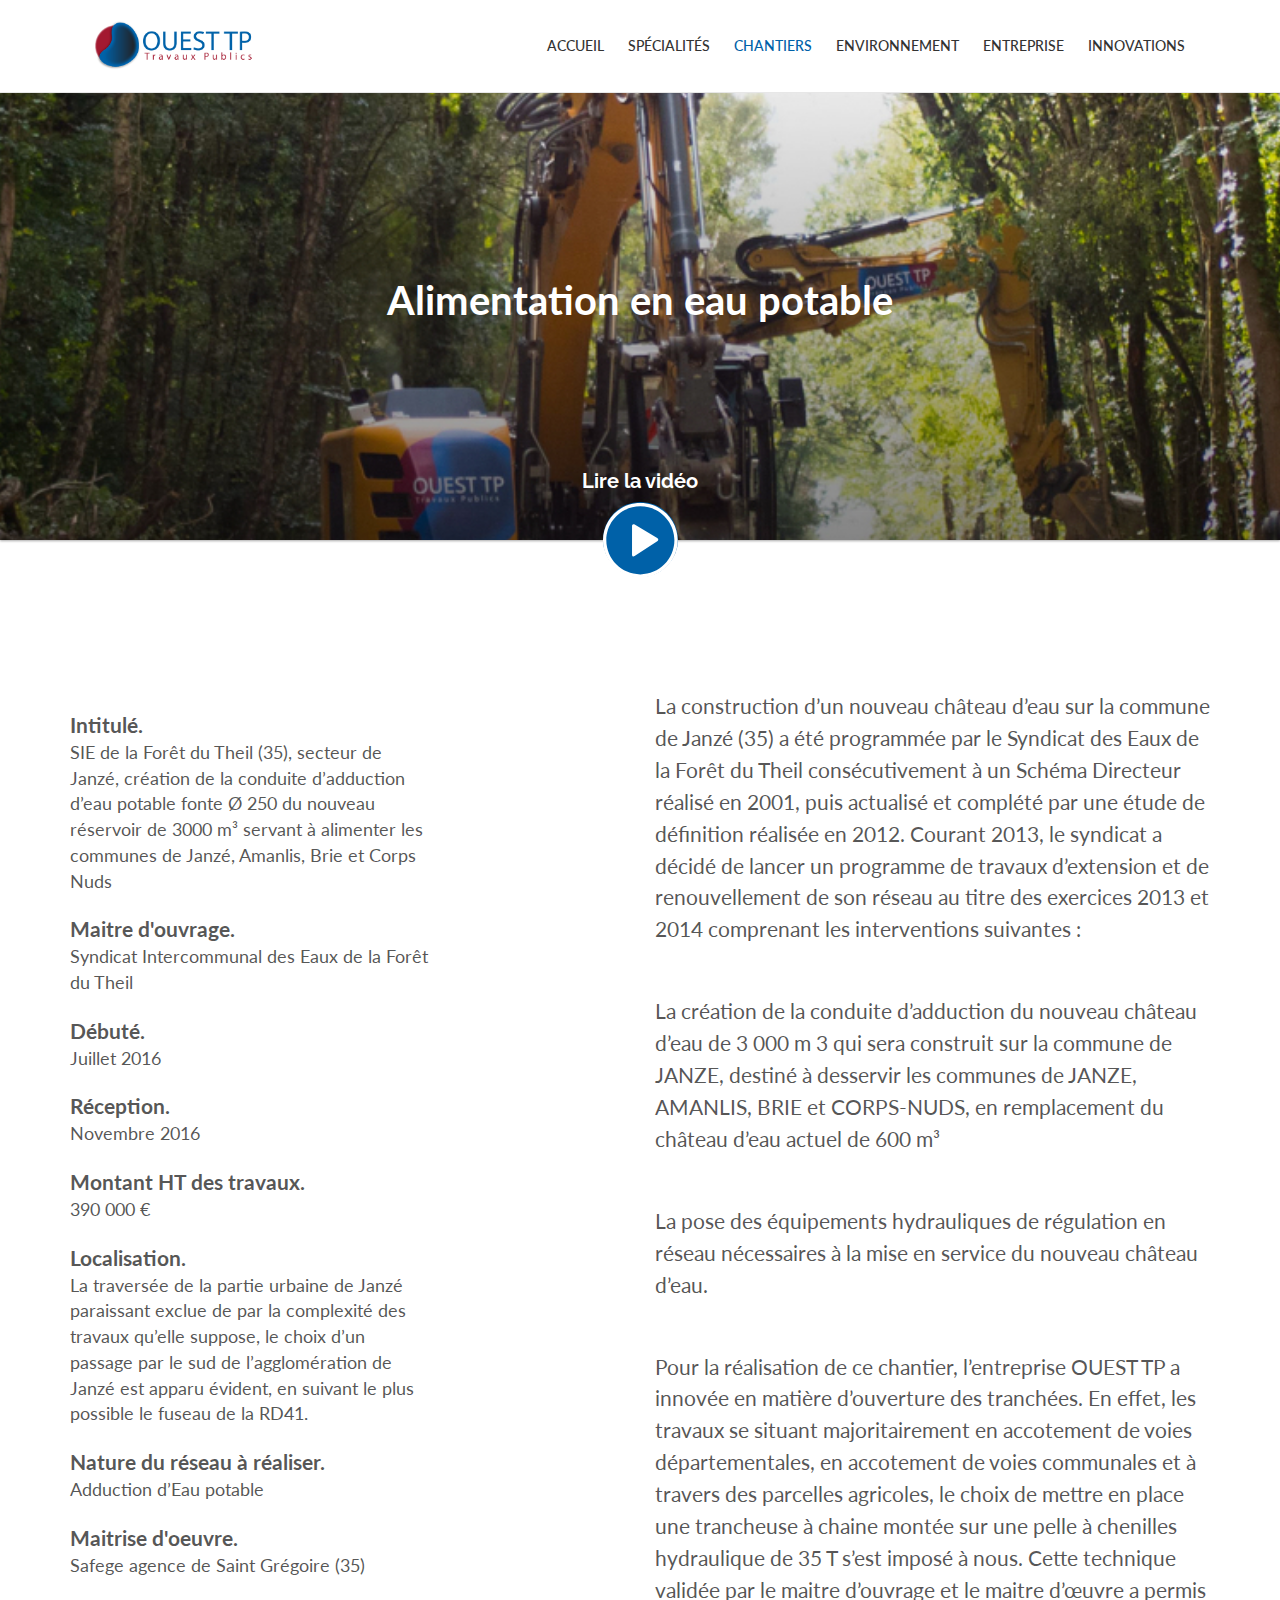
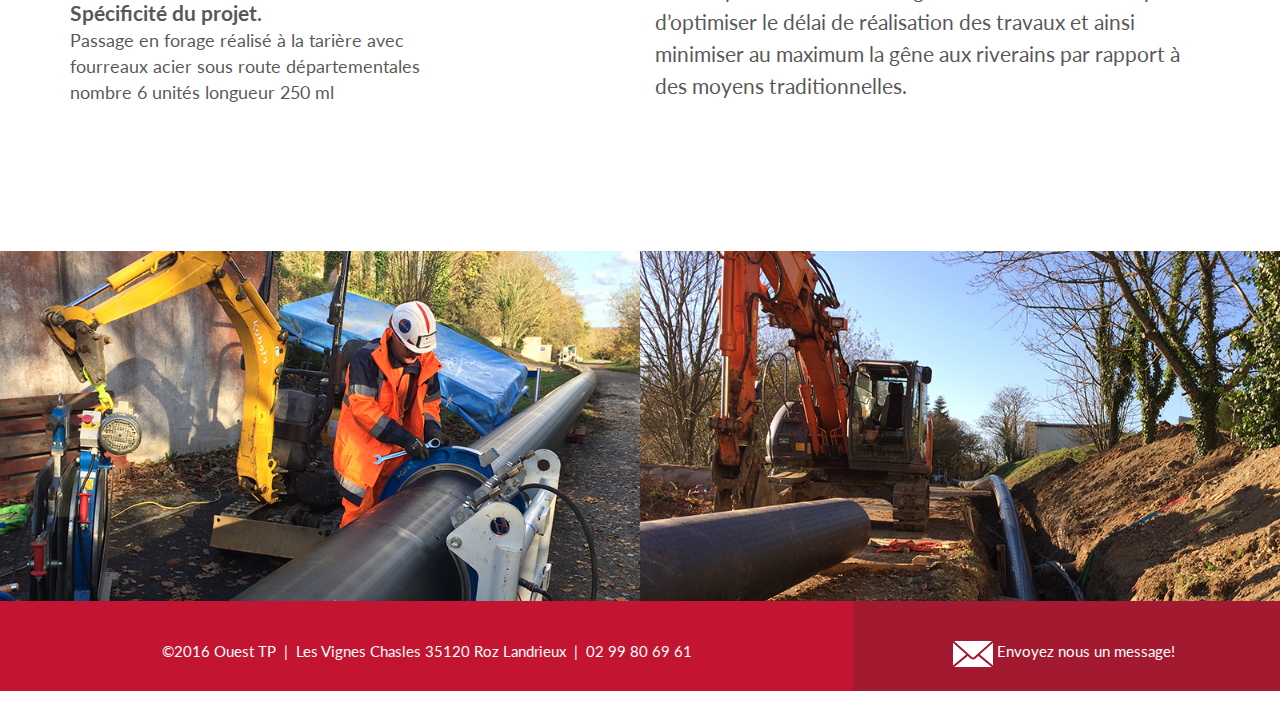
<file: fiche-chantier-1.html>
<!DOCTYPE html>
<html>
<head>
    <!-- Global site tag (gtag.js) - Google Analytics -->
    <script async src="https://www.googletagmanager.com/gtag/js?id=UA-39474830-1"></script>
    <script>
    window.dataLayer = window.dataLayer || [];
    function gtag() {
        dataLayer.push(arguments);
    }
    gtag('js', new Date());

    gtag('config', 'UA-39474830-1');
    </script>
    
    <meta charset="utf-8">
    <meta name="viewport" content="width=device-width, initial-scale=1">

    <link rel="stylesheet" href="https://maxcdn.bootstrapcdn.com/bootstrap/3.3.7/css/bootstrap.min.css" integrity="sha384-BVYiiSIFeK1dGmJRAkycuHAHRg32OmUcww7on3RYdg4Va+PmSTsz/K68vbdEjh4u" crossorigin="anonymous">
    <link href="https://fonts.googleapis.com/css?family=Lato:300,400,700" rel="stylesheet">
    <link href="https://fonts.googleapis.com/css?family=Raleway:300,400,700" rel="stylesheet">

    <link rel="stylesheet" href="main.css" media="screen">
    <link rel="stylesheet" href="fiche-chantier.css" media="screen">

    <link type="image/x-icon" href="images/favicon.png" rel="shortcut icon" />


    <title>Ouest TP</title>
</head>
<body>
    <header>
        <section class="navbar navbar-default navbar-fixed-top" role="navigation">
            <div>
                <div class="col-lg-2 col-md-2 col-sm-2 col-xs-12 hamburger-menu">
                    <a href="index.html"><img src="images/home/desktop/logo-ouest-tp.png" alt="Ouest TP Logo" class="logo" /></a>

                    <a class="hamburger-menu-button visible-xs" href="#" onclick="toggle_menu()">&#9776;</a>

                    <ul id="hamburger-menu-list" style="display: none;">
                        <li><a href="index.html">Accueil</a></li>
                        <li><a href="specialites.html">Spécialités</a></li>
                        <li><a href="chantiers.html" style="color: rgb(0, 97, 168);">Chantiers</a></li>
                        <li><a href="environnement.html">Environnement</a></li>
                        <li><a href="entreprise.html">Entreprise</a></li>
                        <li><a href="innovations.html">Innovations</a></li>
                    </ul>
                </div>
                <div class="col-lg-10 col-md-10 col-sm-10 hidden-xs">
                    <ul>
                        <li><a href="index.html">Accueil</a></li>
                        <li><a href="specialites.html">Spécialités</a></li>
                        <li><a href="chantiers.html" style="color: rgb(0, 97, 168);">Chantiers</a></li>
                        <li><a href="environnement.html">Environnement</a></li>
                        <li><a href="entreprise.html">Entreprise</a></li>
                        <li><a href="innovations.html">Innovations</a></li>
                    </ul>
                </div>
            </div>
        </section>

        <section id="fiche-chantier1" class="parallax-section fiche-chantier">
            <div class="cover">
                <div class="col-lg-12">
                    <h1>
                        Alimentation en eau potable
                    </h1>
                </div>

                <div class="bottom-cover">
                    <h2>Lire la vidéo</h2>

                    <div class="arrow">
                        <img src="images/home/play-icon.svg" alt="Lire la vidéo" onclick="play_video()">
                    </div>
                </div>

                <div id="main-video" style="display:none;">
                    <a class="close-btn" onclick="close_video()">&times;</a>
                    <iframe id="video-iframe" width="750" height="500" src="https://www.youtube.com/embed/gnoO7VI9ARk" frameborder="0" allowfullscreen></iframe>
                </div>
            </div>
        </section>

    </header>

    <section id="chantier-infos">
        <div class="container">
            <div class="row">
                <div class="col-md-4">
                    <dl>
                        <dt>Intitulé.</dt>
                        <dd>SIE de la Forêt du Theil (35), secteur de Janzé, création de la conduite d’adduction d’eau potable fonte Ø 250 du nouveau réservoir de 3000 m³ servant à alimenter les communes de Janzé, Amanlis, Brie et Corps Nuds</dd>

                        <dt>Maitre d'ouvrage.</dt>
                        <dd>Syndicat Intercommunal des Eaux de la Forêt du Theil </dd>

                        <dt>Débuté.</dt>
                        <dd>Juillet 2016</dd>

                        <dt>Réception.</dt>
                        <dd>Novembre 2016</dd>

                        <dt>Montant HT des travaux.</dt>
                        <dd>390 000 €</dd>

                        <dt>Localisation.</dt>
                        <dd>La traversée de la partie urbaine de Janzé paraissant exclue de par la complexité des travaux qu’elle suppose, le choix d’un passage par le sud de l’agglomération de Janzé est apparu évident, en suivant le plus possible le fuseau de la RD41. </dd>

                        <dt>Nature du réseau à réaliser.</dt>
                        <dd>Adduction d’Eau potable </dd>

                        <dt>Maitrise d'oeuvre.</dt>
                        <dd>Safege agence de Saint Grégoire (35)</dd>

                        <dt>Spécificité du projet.</dt>
                        <dd>Passage en forage réalisé à la tarière avec fourreaux acier sous route départementales nombre 6 unités longueur 250 ml </dd>
                    </dl>

                </div>
                <div class="col-md-6 col-md-offset-2">

                    <p>La construction d’un nouveau château d’eau sur la commune de Janzé (35) a été programmée par le Syndicat des Eaux de la Forêt du Theil consécutivement à un Schéma Directeur réalisé en 2001, puis actualisé et complété par une étude de définition réalisée en 2012. Courant 2013, le syndicat a décidé de lancer un programme de travaux d’extension et de renouvellement de son réseau au titre des exercices 2013 et 2014 comprenant les interventions suivantes :</p>

                    <p>La création de la conduite d’adduction du nouveau
                        château d’eau de 3 000 m 3 qui sera construit sur la
                        commune de JANZE, destiné à desservir les communes
                        de JANZE, AMANLIS, BRIE et CORPS-NUDS, en
                        remplacement du château d’eau actuel de 600 m³</p>

                    <p>La pose des équipements hydrauliques de régulation en
                        réseau nécessaires à la mise en service du nouveau
                        château d’eau.</p>

                    <p>Pour la réalisation de ce chantier, l’entreprise OUEST TP a innovée en matière d’ouverture des tranchées. En effet, les travaux se situant majoritairement en accotement de voies départementales, en accotement de voies communales et à travers des parcelles agricoles, le choix de mettre en place une trancheuse à chaine montée sur une pelle à chenilles hydraulique de 35 T s’est imposé à nous. Cette technique validée par le maitre d’ouvrage et le maitre d’œuvre a permis d’optimiser le délai de réalisation des travaux et ainsi minimiser au maximum la gêne aux riverains par rapport à des moyens traditionnelles. </p>

                </div>
            </div>
        </div>
    </section>

    <div class="bottom-backgrounds">
        <div class="bottom-background-left" style="background-image: url(images/chantiers/photo-chantier-6-1.jpg)"></div>
        <div class="bottom-background-right" style="background-image: url(images/chantiers/photo-chantier-6-2.jpg)"></div>
    </div>

    <footer>
        <div class="col-lg-4 col-md-4 col-md-push-8 col-sm-12">
            <img src="images/home/contact-icon.svg" alt="contact" /> <a  style="color:#fff;" href="mailto:f.lutinier@ouesttp.fr"> Envoyez nous un message!</a>
        </div>

        <div class="col-lg-8 col-md-8 col-md-pull-4 col-sm-12">
            ©2016 Ouest TP
            <br class="visible-sm visible-xs">
            <span class="hidden-sm hidden-xs">&nbsp;|&nbsp;</span>
            Les Vignes Chasles
            <br class="visible-sm visible-xs">
            35120 Roz Landrieux
            <br class="visible-sm visible-xs">
            <span class="hidden-sm hidden-xs">&nbsp;|&nbsp;</span>
            02 99 80 69 61
        </div>
    </footer>

    <script type="text/javascript">
    function play_video() {
        document.getElementById('main-video').style.display = 'block';
        var iframe = document.getElementById('video-iframe');
        var player = new Vimeo.Player(iframe);
        player.play();
    }

    function close_video() {
        document.getElementById('main-video').style.display = 'none';
        var iframe = document.getElementById('video-iframe');
        var player = new Vimeo.Player(iframe);
        player.pause();
    }

    function toggle_menu() {
        var menu_expanded = document.getElementById('hamburger-menu-list').style.display === 'block';
        if (menu_expanded) {
            document.getElementById('hamburger-menu-list').style.display = 'none';
        } else {
            document.getElementById('hamburger-menu-list').style.display = 'block';
        }
    }
    </script>

</body>
</html>
</file>
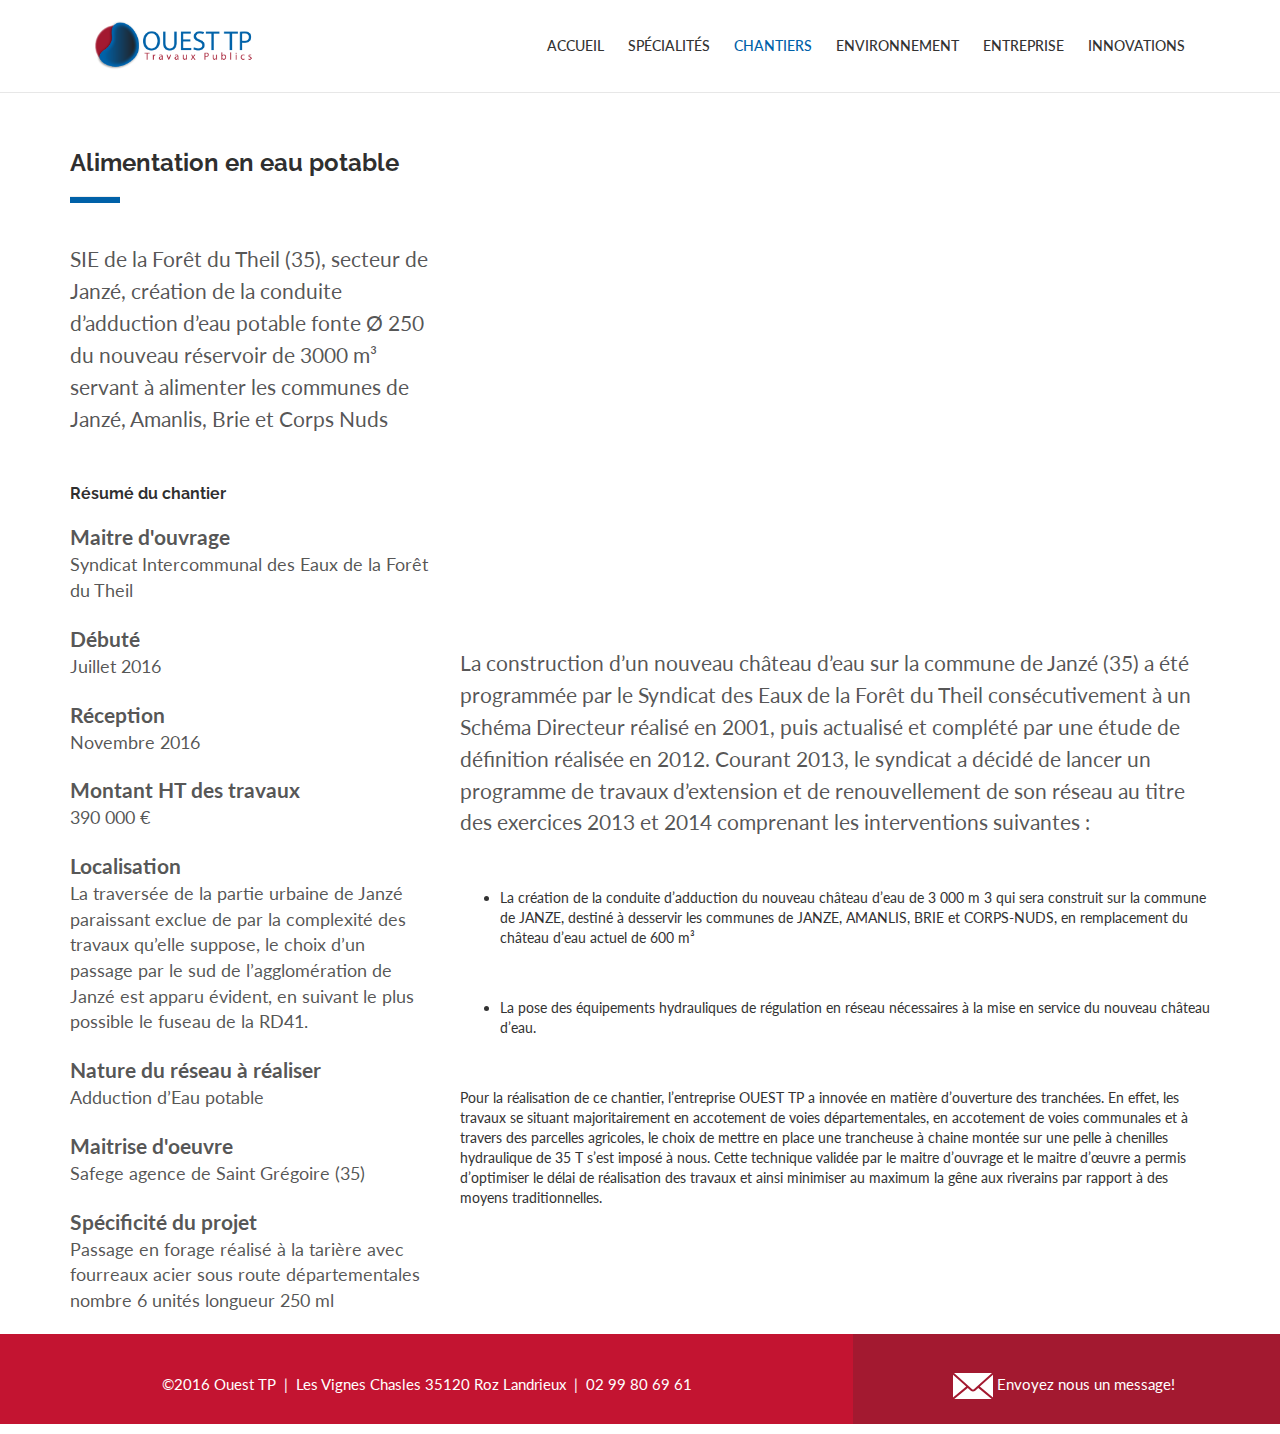
<file: fiche-chantier-2.html>
<!DOCTYPE html>
<html>
    <head>
        <!-- Global site tag (gtag.js) - Google Analytics -->
        <script async src="https://www.googletagmanager.com/gtag/js?id=UA-39474830-1"></script>
        <script>
        window.dataLayer = window.dataLayer || [];
        function gtag() {
        	dataLayer.push(arguments);
        }
        gtag('js', new Date());

        gtag('config', 'UA-39474830-1');
        </script>
        
        <meta charset="utf-8">
        <meta name="viewport" content="width=device-width, initial-scale=1">

        <link rel="stylesheet" href="https://maxcdn.bootstrapcdn.com/bootstrap/3.3.7/css/bootstrap.min.css" integrity="sha384-BVYiiSIFeK1dGmJRAkycuHAHRg32OmUcww7on3RYdg4Va+PmSTsz/K68vbdEjh4u" crossorigin="anonymous">
        <link href="https://fonts.googleapis.com/css?family=Lato:300,400,700" rel="stylesheet">
        <link href="https://fonts.googleapis.com/css?family=Raleway:300,400,700" rel="stylesheet">

        <link rel="stylesheet" href="main.css" media="screen">
        <link rel="stylesheet" href="fiche-chantier.css" media="screen">

        <link type="image/x-icon" href="images/favicon.png" rel="shortcut icon" />


        <title>Ouest TP</title>
    </head>
    <body>
      <header>
        <section class="navbar navbar-default navbar-fixed-top" role="navigation">
            <div>
                <div class="col-lg-2 col-md-2 col-sm-2 col-xs-12 hamburger-menu">
                    <a href="index.html"><img src="images/home/desktop/logo-ouest-tp.png" alt="Ouest TP Logo" class="logo" /></a>

                    <a class="hamburger-menu-button visible-xs" href="#" onclick="toggle_menu()">&#9776;</a>

                    <ul id="hamburger-menu-list" style="display: none;">
                        <li><a href="index.html">Accueil</a></li>
                        <li><a href="specialites.html">Spécialités</a></li>
                        <li><a href="chantiers.html" style="color: rgb(0, 97, 168);">Chantiers</a></li>
                        <li><a href="environnement.html">Environnement</a></li>
                        <li><a href="entreprise.html">Entreprise</a></li>
                        <li><a href="innovations.html">Innovations</a></li>
                    </ul>
                </div>
                <div class="col-lg-10 col-md-10 col-sm-10 hidden-xs">
                    <ul>
                        <li><a href="index.html">Accueil</a></li>
                        <li><a href="specialites.html">Spécialités</a></li>
                        <li><a href="chantiers.html" style="color: rgb(0, 97, 168);">Chantiers</a></li>
                        <li><a href="environnement.html">Environnement</a></li>
                        <li><a href="entreprise.html">Entreprise</a></li>
                        <li><a href="innovations.html">Innovations</a></li>
                    </ul>
                </div>
            </div>
        </section>

      </header>

<section id="chantier-infos"
        <div class="container">
            <div class="row">
                <div class="col-md-4">
                    <h2>Alimentation en eau potable</h2>
                    <hr>

                    <p>SIE de la Forêt du Theil (35), secteur de Janzé, création de la conduite d’adduction d’eau potable fonte Ø 250 du nouveau réservoir de 3000 m³ servant à alimenter les communes de Janzé, Amanlis, Brie et Corps Nuds
</p>

                    <h4>Résumé du chantier</h4>

                    <dl>
                        <dt>Maitre d'ouvrage</dt>
                        <dd>Syndicat Intercommunal des Eaux de la Forêt du Theil

</dd>

                        <dt>Débuté</dt>
                        <dd>Juillet 2016</dd>

                        <dt>Réception</dt>
                        <dd>Novembre 2016</dd>

                        <dt>Montant HT des travaux</dt>
                        <dd>390 000 €</dd>

                        <dt>Localisation</dt>
                        <dd>La traversée de la partie urbaine de Janzé paraissant exclue de par la complexité des travaux qu’elle suppose, le choix d’un passage par le sud de l’agglomération de
Janzé est apparu évident, en suivant le plus possible le fuseau de la RD41.

</dd>

                        <dt>Nature du réseau à réaliser</dt>
                        <dd>Adduction d’Eau potable
</dd>

                        <dt>Maitrise d'oeuvre</dt>
                        <dd>Safege agence de Saint Grégoire (35)
</dd>
                        <dt>Spécificité du projet</dt>
                        <dd>Passage en forage réalisé à la tarière avec fourreaux acier sous route départementales nombre 6 unités longueur 250 ml


</dd>
                    </dl>
                </div>
                <div class="col-md-8">
                    <div class="video-wrapper">
                        <iframe width="750" height="500" src="https://www.youtube.com/embed/VuLEefLmiSk" frameborder="0" allowfullscreen></iframe>
                    </div>

                    <p class="description">La construction d’un nouveau château d’eau sur la commune de Janzé (35) a été programmée par le Syndicat des Eaux de la Forêt du Theil consécutivement à un Schéma Directeur réalisé en 2001, puis actualisé et complété par une étude de définition réalisée en 2012.
Courant 2013, le syndicat a décidé de lancer un programme de travaux d’extension et de renouvellement de son réseau au titre des exercices 2013 et 2014 comprenant les interventions suivantes :
<ul>

<li style="margin-bottom:50px;">La création de la conduite d’adduction du nouveau château d’eau de 3 000 m 3 qui sera construit sur la commune de JANZE, destiné à desservir les communes de JANZE, AMANLIS, BRIE et CORPS-NUDS, en remplacement du château d’eau actuel de 600 m³</li>
<li style="margin-bottom:50px;">La pose des équipements hydrauliques de régulation en réseau nécessaires à la mise en service du nouveau château d’eau.</li>
</ul>
Pour la réalisation de ce chantier, l’entreprise OUEST TP a innovée en matière d’ouverture des tranchées.
En effet, les travaux se situant majoritairement en accotement de voies départementales, en accotement de voies communales et à travers des parcelles agricoles, le choix de mettre en place une trancheuse à chaine montée sur une pelle à chenilles hydraulique de 35 T s’est imposé à nous.
Cette technique validée par le maitre d’ouvrage et le maitre d’œuvre a permis d’optimiser le délai de réalisation des travaux et ainsi minimiser au maximum la gêne aux riverains par rapport à des moyens traditionnelles.


</p>

                </div>
            </div>
        </div>
      </section>

      <footer>
          <div class="col-lg-4 col-md-4 col-md-push-8 col-sm-12">
            <img src="images/home/contact-icon.svg" alt="contact" /> <a  style="color:#fff;" href="mailto:f.lutinier@ouesttp.fr"> Envoyez nous un message!</a>
          </div>

          <div class="col-lg-8 col-md-8 col-md-pull-4 col-sm-12">
              ©2016 Ouest TP
              <br class="visible-sm visible-xs">
              <span class="hidden-sm hidden-xs">&nbsp;|&nbsp;</span>
              Les Vignes Chasles
              <br class="visible-sm visible-xs">
              35120 Roz Landrieux
              <br class="visible-sm visible-xs">
              <span class="hidden-sm hidden-xs">&nbsp;|&nbsp;</span>
              02 99 80 69 61
          </div>
      </footer>

      <script type="text/javascript">
          function toggle_menu() {
              var menu_expanded = document.getElementById('hamburger-menu-list').style.display === 'block';
              if (menu_expanded) {
                  document.getElementById('hamburger-menu-list').style.display = 'none';
              } else {
                  document.getElementById('hamburger-menu-list').style.display = 'block';
              }
          }
      </script>

    </body>
</html>
</file>
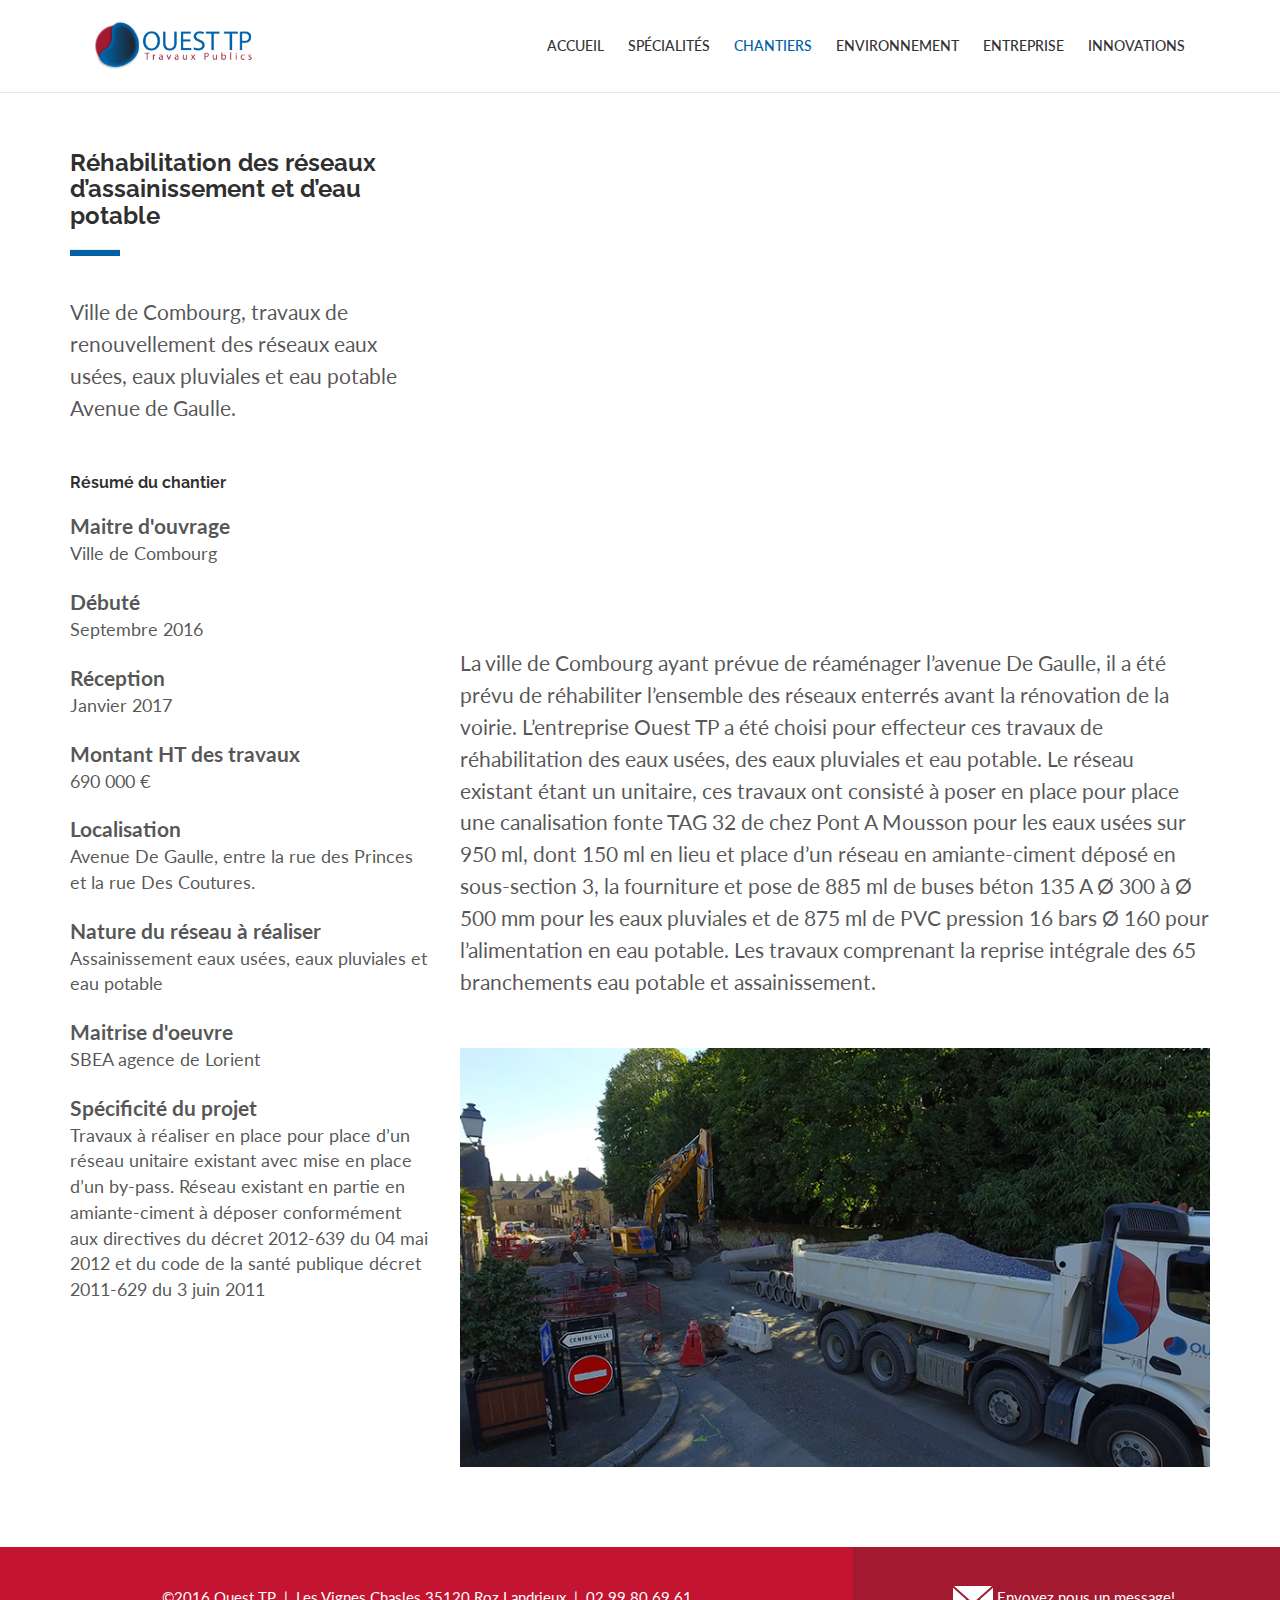
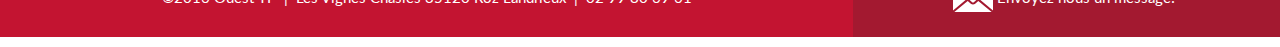
<file: fiche-chantier-3.html>
<!DOCTYPE html>
<html>
    <head>
        <!-- Global site tag (gtag.js) - Google Analytics -->
        <script async src="https://www.googletagmanager.com/gtag/js?id=UA-39474830-1"></script>
        <script>
        window.dataLayer = window.dataLayer || [];
        function gtag() {
        	dataLayer.push(arguments);
        }
        gtag('js', new Date());

        gtag('config', 'UA-39474830-1');
        </script>
        
        <meta charset="utf-8">
        <meta name="viewport" content="width=device-width, initial-scale=1">

        <link rel="stylesheet" href="https://maxcdn.bootstrapcdn.com/bootstrap/3.3.7/css/bootstrap.min.css" integrity="sha384-BVYiiSIFeK1dGmJRAkycuHAHRg32OmUcww7on3RYdg4Va+PmSTsz/K68vbdEjh4u" crossorigin="anonymous">
        <link href="https://fonts.googleapis.com/css?family=Lato:300,400,700" rel="stylesheet">
        <link href="https://fonts.googleapis.com/css?family=Raleway:300,400,700" rel="stylesheet">

        <link rel="stylesheet" href="main.css" media="screen">
        <link rel="stylesheet" href="fiche-chantier.css" media="screen">

        <link type="image/x-icon" href="images/favicon.png" rel="shortcut icon" />


        <title>Ouest TP</title>
    </head>
    <body>
      <header>
        <section class="navbar navbar-default navbar-fixed-top" role="navigation">
            <div>
                <div class="col-lg-2 col-md-2 col-sm-2 col-xs-12 hamburger-menu">
                    <a href="index.html"><img src="images/home/desktop/logo-ouest-tp.png" alt="Ouest TP Logo" class="logo" /></a>

                    <a class="hamburger-menu-button visible-xs" href="#" onclick="toggle_menu()">&#9776;</a>

                    <ul id="hamburger-menu-list" style="display: none;">
                        <li><a href="index.html">Accueil</a></li>
                        <li><a href="specialites.html">Spécialités</a></li>
                        <li><a href="chantiers.html" style="color: rgb(0, 97, 168);">Chantiers</a></li>
                        <li><a href="environnement.html">Environnement</a></li>
                        <li><a href="entreprise.html">Entreprise</a></li>
                        <li><a href="innovations.html">Innovations</a></li>
                    </ul>
                </div>
                <div class="col-lg-10 col-md-10 col-sm-10 hidden-xs">
                    <ul>
                        <li><a href="index.html">Accueil</a></li>
                        <li><a href="specialites.html">Spécialités</a></li>
                        <li><a href="chantiers.html" style="color: rgb(0, 97, 168);">Chantiers</a></li>
                        <li><a href="environnement.html">Environnement</a></li>
                        <li><a href="entreprise.html">Entreprise</a></li>
                        <li><a href="innovations.html">Innovations</a></li>
                    </ul>
                </div>
            </div>
        </section>

      </header>

<section id="chantier-infos"
        <div class="container">
            <div class="row">
                <div class="col-md-4">
                    <h2>Réhabilitation des réseaux d’assainissement et d’eau potable</h2>
                    <hr>

                    <p>Ville de Combourg, travaux de renouvellement des réseaux eaux usées, eaux pluviales et eau potable Avenue de Gaulle.

</p>

                    <h4>Résumé du chantier</h4>

                    <dl>
                        <dt>Maitre d'ouvrage</dt>
                        <dd>Ville de Combourg
</dd>

                        <dt>Débuté</dt>
                        <dd>Septembre 2016</dd>

                        <dt>Réception</dt>
                        <dd>Janvier 2017</dd>

                        <dt>Montant HT des travaux</dt>
                        <dd>690 000 €</dd>

                        <dt>Localisation</dt>
                        <dd>Avenue De Gaulle, entre la rue des Princes et la rue Des Coutures.

</dd>

                        <dt>Nature du réseau à réaliser</dt>
                        <dd>Assainissement eaux usées, eaux pluviales et eau potable

</dd>

                        <dt>Maitrise d'oeuvre</dt>
                        <dd>SBEA agence de Lorient
</dd>
                        <dt>Spécificité du projet</dt>
                        <dd>Travaux à réaliser en place pour place d’un réseau unitaire existant avec mise en place d’un by-pass. Réseau existant en partie en amiante-ciment à déposer conformément aux directives du décret 2012-639 du 04 mai 2012 et du code de la santé publique décret 2011-629 du 3 juin 2011


</dd>
                    </dl>
                </div>
                <div class="col-md-8">
                    <div class="video-wrapper">
                        <iframe width="750" height="500" src="https://www.youtube.com/embed/lYEPZrQaS1Y" frameborder="0" allowfullscreen></iframe>
                    </div>

                    <p class="description">La ville de Combourg ayant prévue de réaménager l’avenue De Gaulle, il a été prévu de réhabiliter l’ensemble des réseaux enterrés avant la rénovation de la voirie. L’entreprise Ouest TP a été choisi pour effecteur ces travaux de réhabilitation des eaux usées, des eaux pluviales et eau potable.
Le réseau existant étant un unitaire, ces travaux ont consisté à poser en place pour place une canalisation fonte TAG 32 de chez Pont A Mousson pour les eaux usées sur 950 ml, dont 150 ml en lieu et place d’un réseau en amiante-ciment déposé en sous-section 3, la fourniture et pose de 885 ml de buses béton 135 A Ø 300 à Ø 500 mm pour les eaux pluviales et de 875 ml de PVC pression 16 bars Ø 160 pour l’alimentation en eau potable.
Les travaux comprenant la reprise intégrale des 65 branchements eau potable et assainissement.
</p>

                  <img class="article-img" src="images/chantiers/Photo0999.png"

                </div>
            </div>
        </div>
      </section>

      <footer>
          <div class="col-lg-4 col-md-4 col-md-push-8 col-sm-12">
            <img src="images/home/contact-icon.svg" alt="contact" /> <a  style="color:#fff;" href="mailto:f.lutinier@ouesttp.fr"> Envoyez nous un message!</a>
          </div>

          <div class="col-lg-8 col-md-8 col-md-pull-4 col-sm-12">
              ©2016 Ouest TP
              <br class="visible-sm visible-xs">
              <span class="hidden-sm hidden-xs">&nbsp;|&nbsp;</span>
              Les Vignes Chasles
              <br class="visible-sm visible-xs">
              35120 Roz Landrieux
              <br class="visible-sm visible-xs">
              <span class="hidden-sm hidden-xs">&nbsp;|&nbsp;</span>
              02 99 80 69 61
          </div>
      </footer>

      <script type="text/javascript">
          function toggle_menu() {
              var menu_expanded = document.getElementById('hamburger-menu-list').style.display === 'block';
              if (menu_expanded) {
                  document.getElementById('hamburger-menu-list').style.display = 'none';
              } else {
                  document.getElementById('hamburger-menu-list').style.display = 'block';
              }
          }
      </script>

        <script src="https://player.vimeo.com/api/player.js"></script>
        <script type="text/javascript">
            function play_video() {
                document.getElementById('main-video').style.display = 'block';
                var iframe = document.getElementById('video-iframe');
                var player = new Vimeo.Player(iframe);
                player.play();
            }

            function close_video() {
                document.getElementById('main-video').style.display = 'none';
                var iframe = document.getElementById('video-iframe');
                var player = new Vimeo.Player(iframe);
                player.pause();
            }
        </script>
    </body>
</html>
</file>
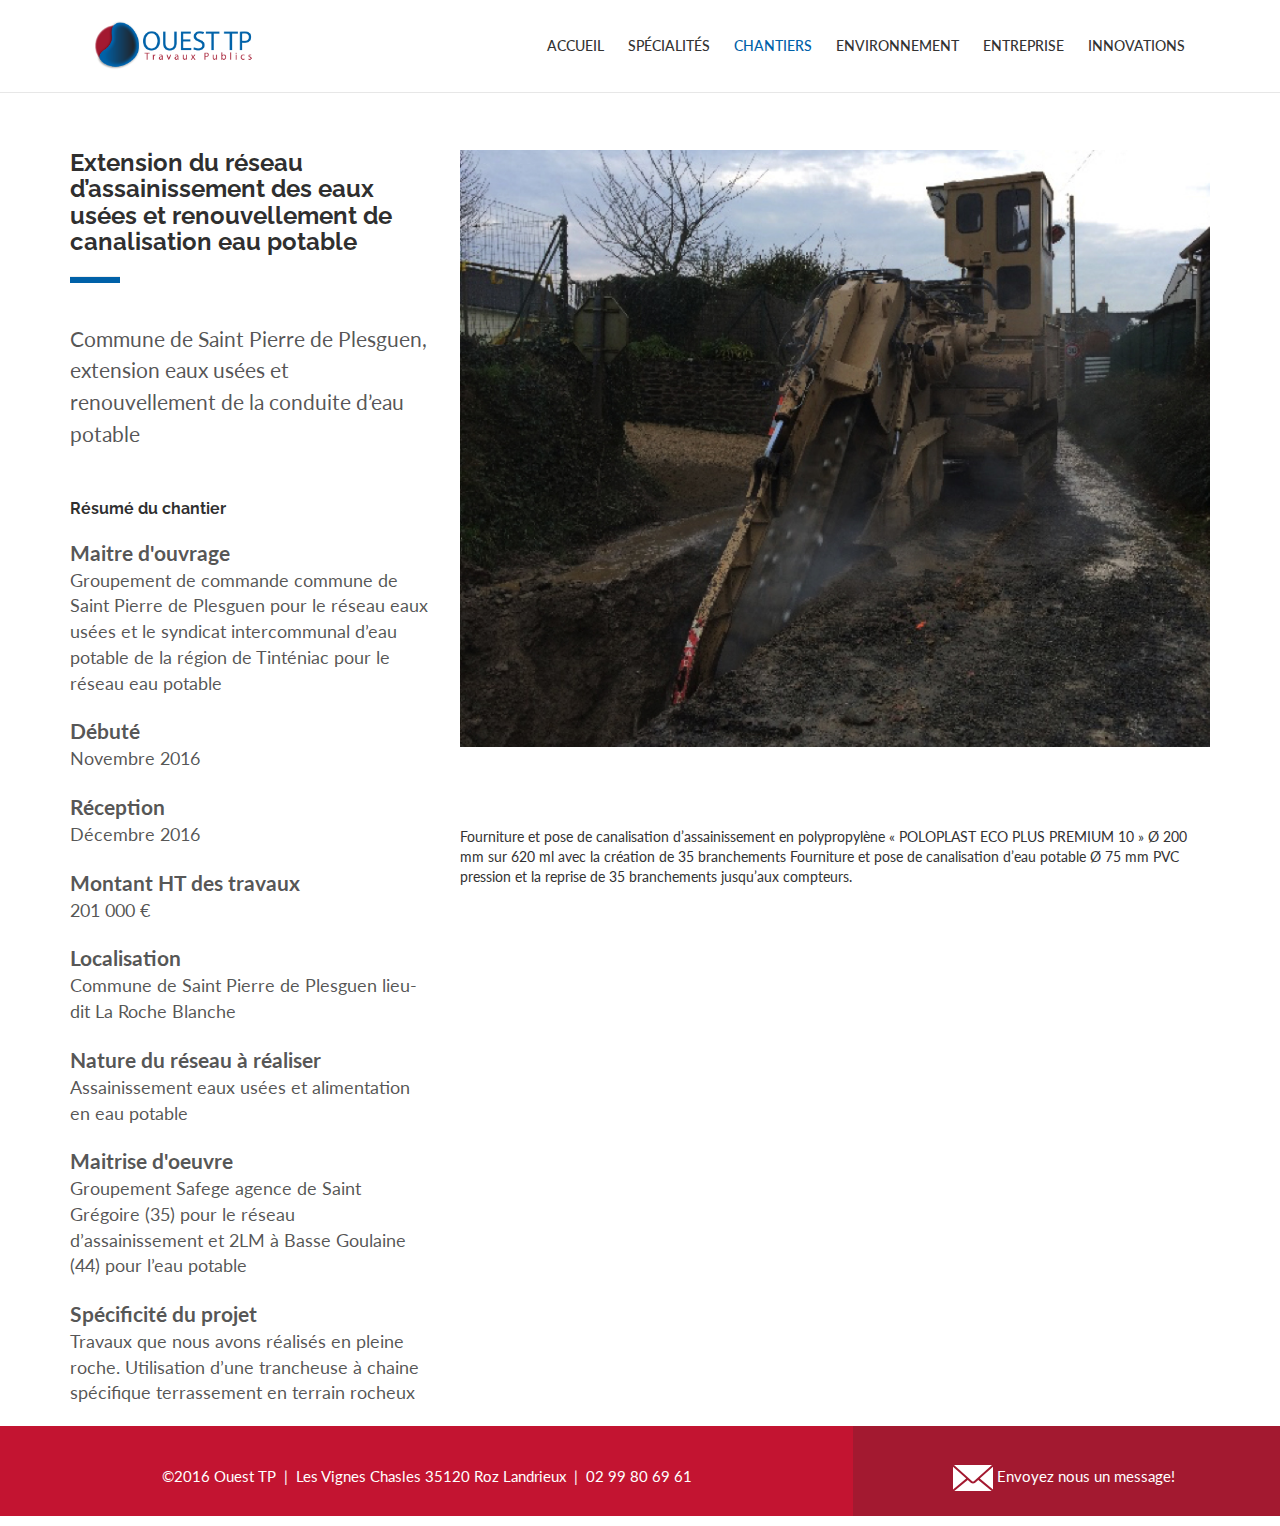
<file: fiche-chantier-4.html>
<!DOCTYPE html>
<html>
    <head>
        <!-- Global site tag (gtag.js) - Google Analytics -->
        <script async src="https://www.googletagmanager.com/gtag/js?id=UA-39474830-1"></script>
        <script>
        window.dataLayer = window.dataLayer || [];
        function gtag() {
        	dataLayer.push(arguments);
        }
        gtag('js', new Date());

        gtag('config', 'UA-39474830-1');
        </script>
        
        <meta charset="utf-8">
        <meta name="viewport" content="width=device-width, initial-scale=1">

        <link rel="stylesheet" href="https://maxcdn.bootstrapcdn.com/bootstrap/3.3.7/css/bootstrap.min.css" integrity="sha384-BVYiiSIFeK1dGmJRAkycuHAHRg32OmUcww7on3RYdg4Va+PmSTsz/K68vbdEjh4u" crossorigin="anonymous">
        <link href="https://fonts.googleapis.com/css?family=Lato:300,400,700" rel="stylesheet">
        <link href="https://fonts.googleapis.com/css?family=Raleway:300,400,700" rel="stylesheet">

        <link rel="stylesheet" href="main.css" media="screen">
        <link rel="stylesheet" href="fiche-chantier.css" media="screen">

        <link type="image/x-icon" href="images/favicon.png" rel="shortcut icon" />


        <title>Ouest TP</title>
    </head>
    <body>
      <header>
        <section class="navbar navbar-default navbar-fixed-top" role="navigation">
            <div>
                <div class="col-lg-2 col-md-2 col-sm-2 col-xs-12 hamburger-menu">
                    <a href="index.html"><img src="images/home/desktop/logo-ouest-tp.png" alt="Ouest TP Logo" class="logo" /></a>

                    <a class="hamburger-menu-button visible-xs" href="#" onclick="toggle_menu()">&#9776;</a>

                    <ul id="hamburger-menu-list" style="display: none;">
                        <li><a href="index.html">Accueil</a></li>
                        <li><a href="specialites.html">Spécialités</a></li>
                        <li><a href="chantiers.html" style="color: rgb(0, 97, 168);">Chantiers</a></li>
                        <li><a href="environnement.html">Environnement</a></li>
                        <li><a href="entreprise.html">Entreprise</a></li>
                        <li><a href="innovations.html">Innovations</a></li>
                    </ul>
                </div>
                <div class="col-lg-10 col-md-10 col-sm-10 hidden-xs">
                    <ul>
                        <li><a href="index.html">Accueil</a></li>
                        <li><a href="specialites.html">Spécialités</a></li>
                        <li><a href="chantiers.html" style="color: rgb(0, 97, 168);">Chantiers</a></li>
                        <li><a href="environnement.html">Environnement</a></li>
                        <li><a href="entreprise.html">Entreprise</a></li>
                        <li><a href="innovations.html">Innovations</a></li>
                    </ul>
                </div>
            </div>
        </section>

      </header>

<section id="chantier-infos"
        <div class="container">
            <div class="row">
                <div class="col-md-4">
                    <h2>Extension du réseau d’assainissement des eaux usées et renouvellement de canalisation eau potable
</h2>
                    <hr>

                    <p>Commune de Saint Pierre de Plesguen, extension eaux usées et renouvellement de la conduite d’eau potable

</p>

                    <h4>Résumé du chantier</h4>

                    <dl>
                        <dt>Maitre d'ouvrage</dt>
                        <dd>Groupement de commande commune de Saint Pierre de Plesguen pour le réseau eaux usées et le syndicat intercommunal d’eau potable de la région de Tinténiac pour le réseau eau potable

</dd>

                        <dt>Débuté</dt>
                        <dd>Novembre 2016</dd>

                        <dt>Réception</dt>
                        <dd>Décembre 2016</dd>

                        <dt>Montant HT des travaux</dt>
                        <dd>201 000 €</dd>

                        <dt>Localisation</dt>
                        <dd>Commune de Saint Pierre de Plesguen lieu-dit La Roche Blanche
</dd>

                        <dt>Nature du réseau à réaliser</dt>
                        <dd>Assainissement eaux usées et alimentation en eau potable

</dd>

                        <dt>Maitrise d'oeuvre</dt>
                        <dd>Groupement Safege agence de Saint Grégoire (35) pour le réseau d’assainissement et 2LM à Basse Goulaine (44) pour l’eau potable

</dd>
                        <dt>Spécificité du projet</dt>
                        <dd>Travaux que nous avons réalisés en pleine roche. Utilisation d’une trancheuse à chaine spécifique terrassement en terrain rocheux



</dd>
                    </dl>
                </div>
                <div class="col-md-8">
                    <img class="article-img" src="images/chantiers/photo-chantier-3.jpg"

                    <p class="description">Fourniture et pose de canalisation d’assainissement en polypropylène « POLOPLAST ECO PLUS PREMIUM 10 » Ø 200 mm sur 620 ml avec la création de 35 branchements
Fourniture et pose de canalisation d’eau potable Ø 75 mm PVC pression et la reprise de 35 branchements jusqu’aux compteurs.

</p>

                </div>
            </div>
        </div>
      </section>

      <footer>
          <div class="col-lg-4 col-md-4 col-md-push-8 col-sm-12">
            <img src="images/home/contact-icon.svg" alt="contact" /> <a  style="color:#fff;" href="mailto:f.lutinier@ouesttp.fr"> Envoyez nous un message!</a>
          </div>

          <div class="col-lg-8 col-md-8 col-md-pull-4 col-sm-12">
              ©2016 Ouest TP
              <br class="visible-sm visible-xs">
              <span class="hidden-sm hidden-xs">&nbsp;|&nbsp;</span>
              Les Vignes Chasles
              <br class="visible-sm visible-xs">
              35120 Roz Landrieux
              <br class="visible-sm visible-xs">
              <span class="hidden-sm hidden-xs">&nbsp;|&nbsp;</span>
              02 99 80 69 61
          </div>
      </footer>

      <script type="text/javascript">
          function toggle_menu() {
              var menu_expanded = document.getElementById('hamburger-menu-list').style.display === 'block';
              if (menu_expanded) {
                  document.getElementById('hamburger-menu-list').style.display = 'none';
              } else {
                  document.getElementById('hamburger-menu-list').style.display = 'block';
              }
          }
      </script>

    </body>
</html>
</file>
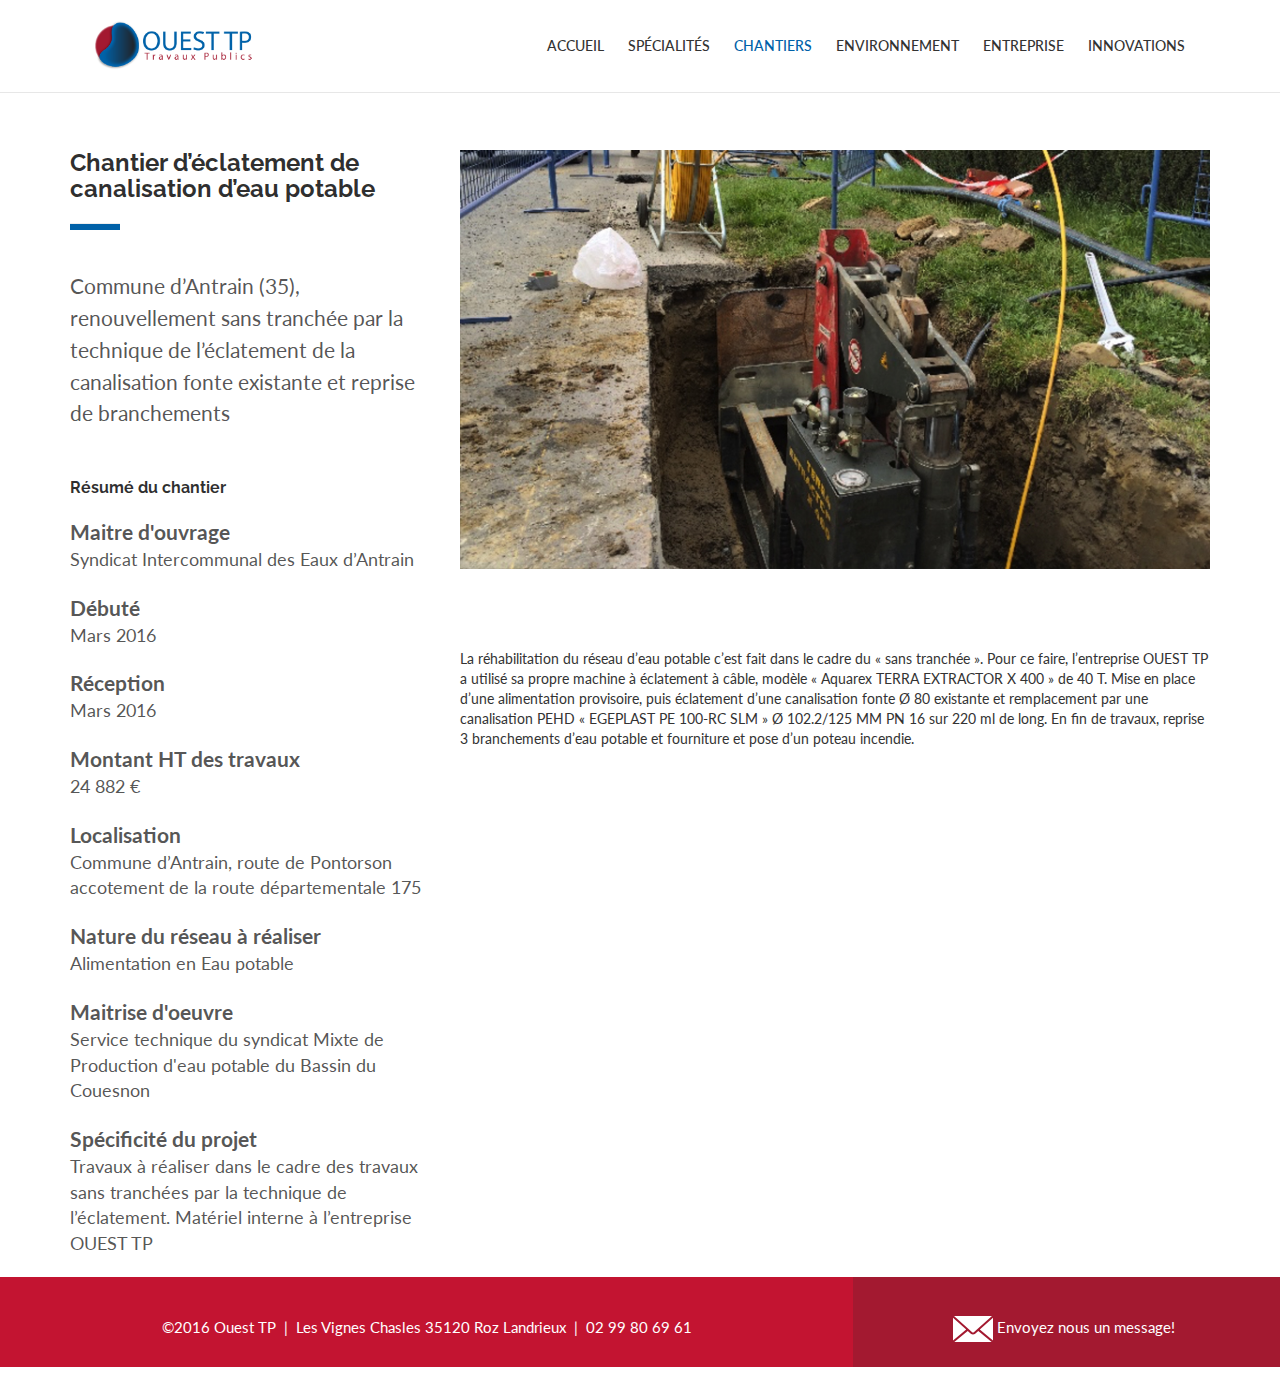
<file: fiche-chantier-5.html>
<!DOCTYPE html>
<html>
    <head>
        <!-- Global site tag (gtag.js) - Google Analytics -->
        <script async src="https://www.googletagmanager.com/gtag/js?id=UA-39474830-1"></script>
        <script>
        window.dataLayer = window.dataLayer || [];
        function gtag() {
        	dataLayer.push(arguments);
        }
        gtag('js', new Date());

        gtag('config', 'UA-39474830-1');
        </script>
        
        <meta charset="utf-8">
        <meta name="viewport" content="width=device-width, initial-scale=1">

        <link rel="stylesheet" href="https://maxcdn.bootstrapcdn.com/bootstrap/3.3.7/css/bootstrap.min.css" integrity="sha384-BVYiiSIFeK1dGmJRAkycuHAHRg32OmUcww7on3RYdg4Va+PmSTsz/K68vbdEjh4u" crossorigin="anonymous">
        <link href="https://fonts.googleapis.com/css?family=Lato:300,400,700" rel="stylesheet">
        <link href="https://fonts.googleapis.com/css?family=Raleway:300,400,700" rel="stylesheet">

        <link rel="stylesheet" href="main.css" media="screen">
        <link rel="stylesheet" href="fiche-chantier.css" media="screen">

        <link type="image/x-icon" href="images/favicon.png" rel="shortcut icon" />


        <title>Ouest TP</title>
    </head>
    <body>
      <header>
        <section class="navbar navbar-default navbar-fixed-top" role="navigation">
            <div>
                <div class="col-lg-2 col-md-2 col-sm-2 col-xs-12 hamburger-menu">
                    <a href="index.html"><img src="images/home/desktop/logo-ouest-tp.png" alt="Ouest TP Logo" class="logo" /></a>

                    <a class="hamburger-menu-button visible-xs" href="#" onclick="toggle_menu()">&#9776;</a>

                    <ul id="hamburger-menu-list" style="display: none;">
                        <li><a href="index.html">Accueil</a></li>
                        <li><a href="specialites.html">Spécialités</a></li>
                        <li><a href="chantiers.html" style="color: rgb(0, 97, 168);">Chantiers</a></li>
                        <li><a href="environnement.html">Environnement</a></li>
                        <li><a href="entreprise.html">Entreprise</a></li>
                        <li><a href="innovations.html">Innovations</a></li>
                    </ul>
                </div>
                <div class="col-lg-10 col-md-10 col-sm-10 hidden-xs">
                    <ul>
                        <li><a href="index.html">Accueil</a></li>
                        <li><a href="specialites.html">Spécialités</a></li>
                        <li><a href="chantiers.html" style="color: rgb(0, 97, 168);">Chantiers</a></li>
                        <li><a href="environnement.html">Environnement</a></li>
                        <li><a href="entreprise.html">Entreprise</a></li>
                        <li><a href="innovations.html">Innovations</a></li>
                    </ul>
                </div>
            </div>
        </section>

      </header>

<section id="chantier-infos"
        <div class="container">
            <div class="row">
                <div class="col-md-4">
                    <h2>Chantier d’éclatement de canalisation d’eau potable
</h2>
                    <hr>

                    <p>Commune d’Antrain (35), renouvellement sans tranchée par la technique de l’éclatement de la canalisation fonte existante et reprise de branchements


</p>

                    <h4>Résumé du chantier</h4>

                    <dl>
                        <dt>Maitre d'ouvrage</dt>
                        <dd>Syndicat Intercommunal des Eaux d’Antrain
</dd>

                        <dt>Débuté</dt>
                        <dd>Mars 2016</dd>

                        <dt>Réception</dt>
                        <dd>Mars 2016</dd>

                        <dt>Montant HT des travaux</dt>
                        <dd>24 882 €</dd>

                        <dt>Localisation</dt>
                        <dd>Commune d’Antrain, route de Pontorson accotement de la route départementale 175

</dd>

                        <dt>Nature du réseau à réaliser</dt>
                        <dd>Alimentation en Eau potable

</dd>

                        <dt>Maitrise d'oeuvre</dt>
                        <dd>Service technique du syndicat Mixte de Production d'eau potable du Bassin du Couesnon
</dd>
                        <dt>Spécificité du projet</dt>
                        <dd>Travaux à réaliser dans le cadre des travaux sans tranchées par la technique de l’éclatement. Matériel interne à l’entreprise OUEST TP



</dd>
                    </dl>
                </div>
                <div class="col-md-8">
                    <img class="article-img" src="images/chantiers/photo-chantier-5.jpg"

                    <p class="description">La réhabilitation du réseau d’eau potable c’est fait dans le cadre du « sans tranchée ».
Pour ce faire, l’entreprise OUEST TP a utilisé sa propre machine à éclatement à câble, modèle « Aquarex TERRA EXTRACTOR X 400 » de 40 T.
Mise en place d’une alimentation provisoire, puis éclatement d’une canalisation fonte Ø 80 existante et remplacement par une canalisation PEHD « EGEPLAST PE 100-RC SLM » Ø 102.2/125 MM PN 16 sur 220 ml de long.
En fin de travaux, reprise 3 branchements d’eau potable et fourniture et pose d’un poteau incendie.


</p>

                </div>
            </div>
        </div>
      </section>

      <footer>
          <div class="col-lg-4 col-md-4 col-md-push-8 col-sm-12">
            <img src="images/home/contact-icon.svg" alt="contact" /> <a  style="color:#fff;" href="mailto:f.lutinier@ouesttp.fr"> Envoyez nous un message!</a>
          </div>

          <div class="col-lg-8 col-md-8 col-md-pull-4 col-sm-12">
              ©2016 Ouest TP
              <br class="visible-sm visible-xs">
              <span class="hidden-sm hidden-xs">&nbsp;|&nbsp;</span>
              Les Vignes Chasles
              <br class="visible-sm visible-xs">
              35120 Roz Landrieux
              <br class="visible-sm visible-xs">
              <span class="hidden-sm hidden-xs">&nbsp;|&nbsp;</span>
              02 99 80 69 61
          </div>
      </footer>

      <script type="text/javascript">
          function toggle_menu() {
              var menu_expanded = document.getElementById('hamburger-menu-list').style.display === 'block';
              if (menu_expanded) {
                  document.getElementById('hamburger-menu-list').style.display = 'none';
              } else {
                  document.getElementById('hamburger-menu-list').style.display = 'block';
              }
          }
      </script>
    </body>
</html>
</file>
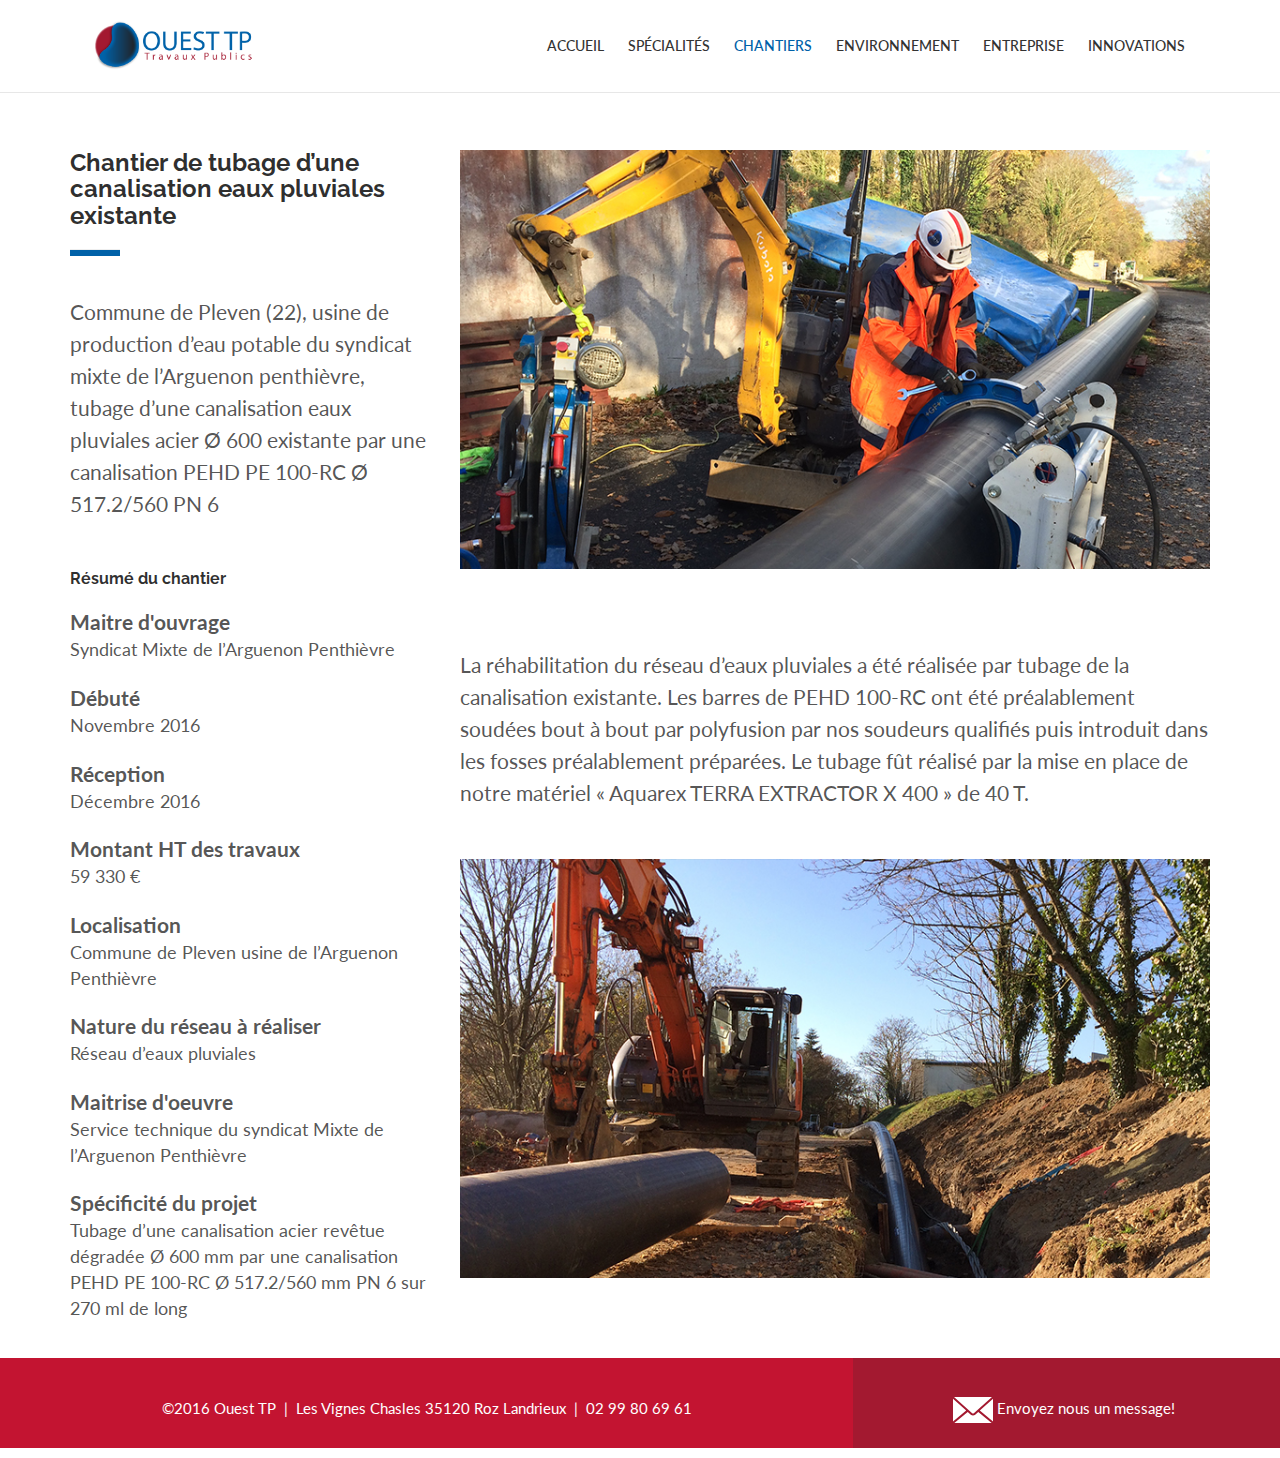
<file: fiche-chantier-6.html>
<!DOCTYPE html>
<html>
    <head>
        <!-- Global site tag (gtag.js) - Google Analytics -->
        <script async src="https://www.googletagmanager.com/gtag/js?id=UA-39474830-1"></script>
        <script>
        window.dataLayer = window.dataLayer || [];
        function gtag() {
        	dataLayer.push(arguments);
        }
        gtag('js', new Date());

        gtag('config', 'UA-39474830-1');
        </script>
        
        <meta charset="utf-8">
        <meta name="viewport" content="width=device-width, initial-scale=1">

        <link rel="stylesheet" href="https://maxcdn.bootstrapcdn.com/bootstrap/3.3.7/css/bootstrap.min.css" integrity="sha384-BVYiiSIFeK1dGmJRAkycuHAHRg32OmUcww7on3RYdg4Va+PmSTsz/K68vbdEjh4u" crossorigin="anonymous">
        <link href="https://fonts.googleapis.com/css?family=Lato:300,400,700" rel="stylesheet">
        <link href="https://fonts.googleapis.com/css?family=Raleway:300,400,700" rel="stylesheet">

        <link rel="stylesheet" href="main.css" media="screen">
        <link rel="stylesheet" href="fiche-chantier.css" media="screen">

        <link type="image/x-icon" href="images/favicon.png" rel="shortcut icon" />


        <title>Ouest TP</title>
    </head>
    <body>
      <header>
        <section class="navbar navbar-default navbar-fixed-top" role="navigation">
            <div>
                <div class="col-lg-2 col-md-2 col-sm-2 col-xs-12 hamburger-menu">
                    <a href="index.html"><img src="images/home/desktop/logo-ouest-tp.png" alt="Ouest TP Logo" class="logo" /></a>

                    <a class="hamburger-menu-button visible-xs" href="#" onclick="toggle_menu()">&#9776;</a>

                    <ul id="hamburger-menu-list" style="display: none;">
                        <li><a href="index.html">Accueil</a></li>
                        <li><a href="specialites.html">Spécialités</a></li>
                        <li><a href="chantiers.html" style="color: rgb(0, 97, 168);">Chantiers</a></li>
                        <li><a href="environnement.html">Environnement</a></li>
                        <li><a href="entreprise.html">Entreprise</a></li>
                        <li><a href="innovations.html">Innovations</a></li>
                    </ul>
                </div>
                <div class="col-lg-10 col-md-10 col-sm-10 hidden-xs">
                    <ul>
                        <li><a href="index.html">Accueil</a></li>
                        <li><a href="specialites.html">Spécialités</a></li>
                        <li><a href="chantiers.html" style="color: rgb(0, 97, 168);">Chantiers</a></li>
                        <li><a href="environnement.html">Environnement</a></li>
                        <li><a href="entreprise.html">Entreprise</a></li>
                        <li><a href="innovations.html">Innovations</a></li>
                    </ul>
                </div>
            </div>
        </section>

      </header>

<section id="chantier-infos"
        <div class="container">
            <div class="row">
                <div class="col-md-4">
                    <h2>Chantier de tubage d’une canalisation eaux pluviales existante</h2>
                    <hr>

                    <p>Commune de Pleven (22), usine de production d’eau potable du syndicat mixte de l’Arguenon penthièvre, tubage d’une canalisation eaux pluviales acier Ø 600 existante par une canalisation PEHD PE 100-RC Ø 517.2/560 PN 6



</p>

                    <h4>Résumé du chantier</h4>

                    <dl>
                        <dt>Maitre d'ouvrage</dt>
                        <dd>Syndicat Mixte de l’Arguenon Penthièvre
</dd>

                        <dt>Débuté</dt>
                        <dd>Novembre 2016</dd>

                        <dt>Réception</dt>
                        <dd>Décembre 2016</dd>

                        <dt>Montant HT des travaux</dt>
                        <dd>59 330 €</dd>

                        <dt>Localisation</dt>
                        <dd>Commune de Pleven usine de l’Arguenon Penthièvre

</dd>

                        <dt>Nature du réseau à réaliser</dt>
                        <dd>Réseau d’eaux pluviales

</dd>

                        <dt>Maitrise d'oeuvre</dt>
                        <dd>Service technique du syndicat Mixte de l’Arguenon Penthièvre
</dd>
                        <dt>Spécificité du projet</dt>
                        <dd>Tubage d’une canalisation acier revêtue dégradée Ø 600 mm par une canalisation PEHD PE 100-RC Ø 517.2/560 mm PN 6 sur 270 ml de long




</dd>
                    </dl>
                </div>
                <div class="col-md-8">
                    <img class="article-img" src="images/chantiers/photo-chantier-6-1.jpg">

                    <p>La réhabilitation du réseau d’eaux pluviales a été réalisée par tubage de la canalisation existante.
Les barres de PEHD 100-RC ont été préalablement soudées bout à bout par polyfusion par nos soudeurs qualifiés puis introduit dans les fosses préalablement préparées.
Le tubage fût réalisé par la mise en place de notre matériel « Aquarex TERRA EXTRACTOR X 400 » de 40 T.</p>

                    <img class="article-img" src="images/chantiers/photo-chantier-6-2.jpg"




                </div>
            </div>
        </div>
      </section>

      <footer>
          <div class="col-lg-4 col-md-4 col-md-push-8 col-sm-12">
            <img src="images/home/contact-icon.svg" alt="contact" /> <a  style="color:#fff;" href="mailto:f.lutinier@ouesttp.fr"> Envoyez nous un message!</a>
          </div>

          <div class="col-lg-8 col-md-8 col-md-pull-4 col-sm-12">
              ©2016 Ouest TP
              <br class="visible-sm visible-xs">
              <span class="hidden-sm hidden-xs">&nbsp;|&nbsp;</span>
              Les Vignes Chasles
              <br class="visible-sm visible-xs">
              35120 Roz Landrieux
              <br class="visible-sm visible-xs">
              <span class="hidden-sm hidden-xs">&nbsp;|&nbsp;</span>
              02 99 80 69 61
          </div>
      </footer>

      <script type="text/javascript">
          function toggle_menu() {
              var menu_expanded = document.getElementById('hamburger-menu-list').style.display === 'block';
              if (menu_expanded) {
                  document.getElementById('hamburger-menu-list').style.display = 'none';
              } else {
                  document.getElementById('hamburger-menu-list').style.display = 'block';
              }
          }
      </script>
    </body>
</html>
</file>
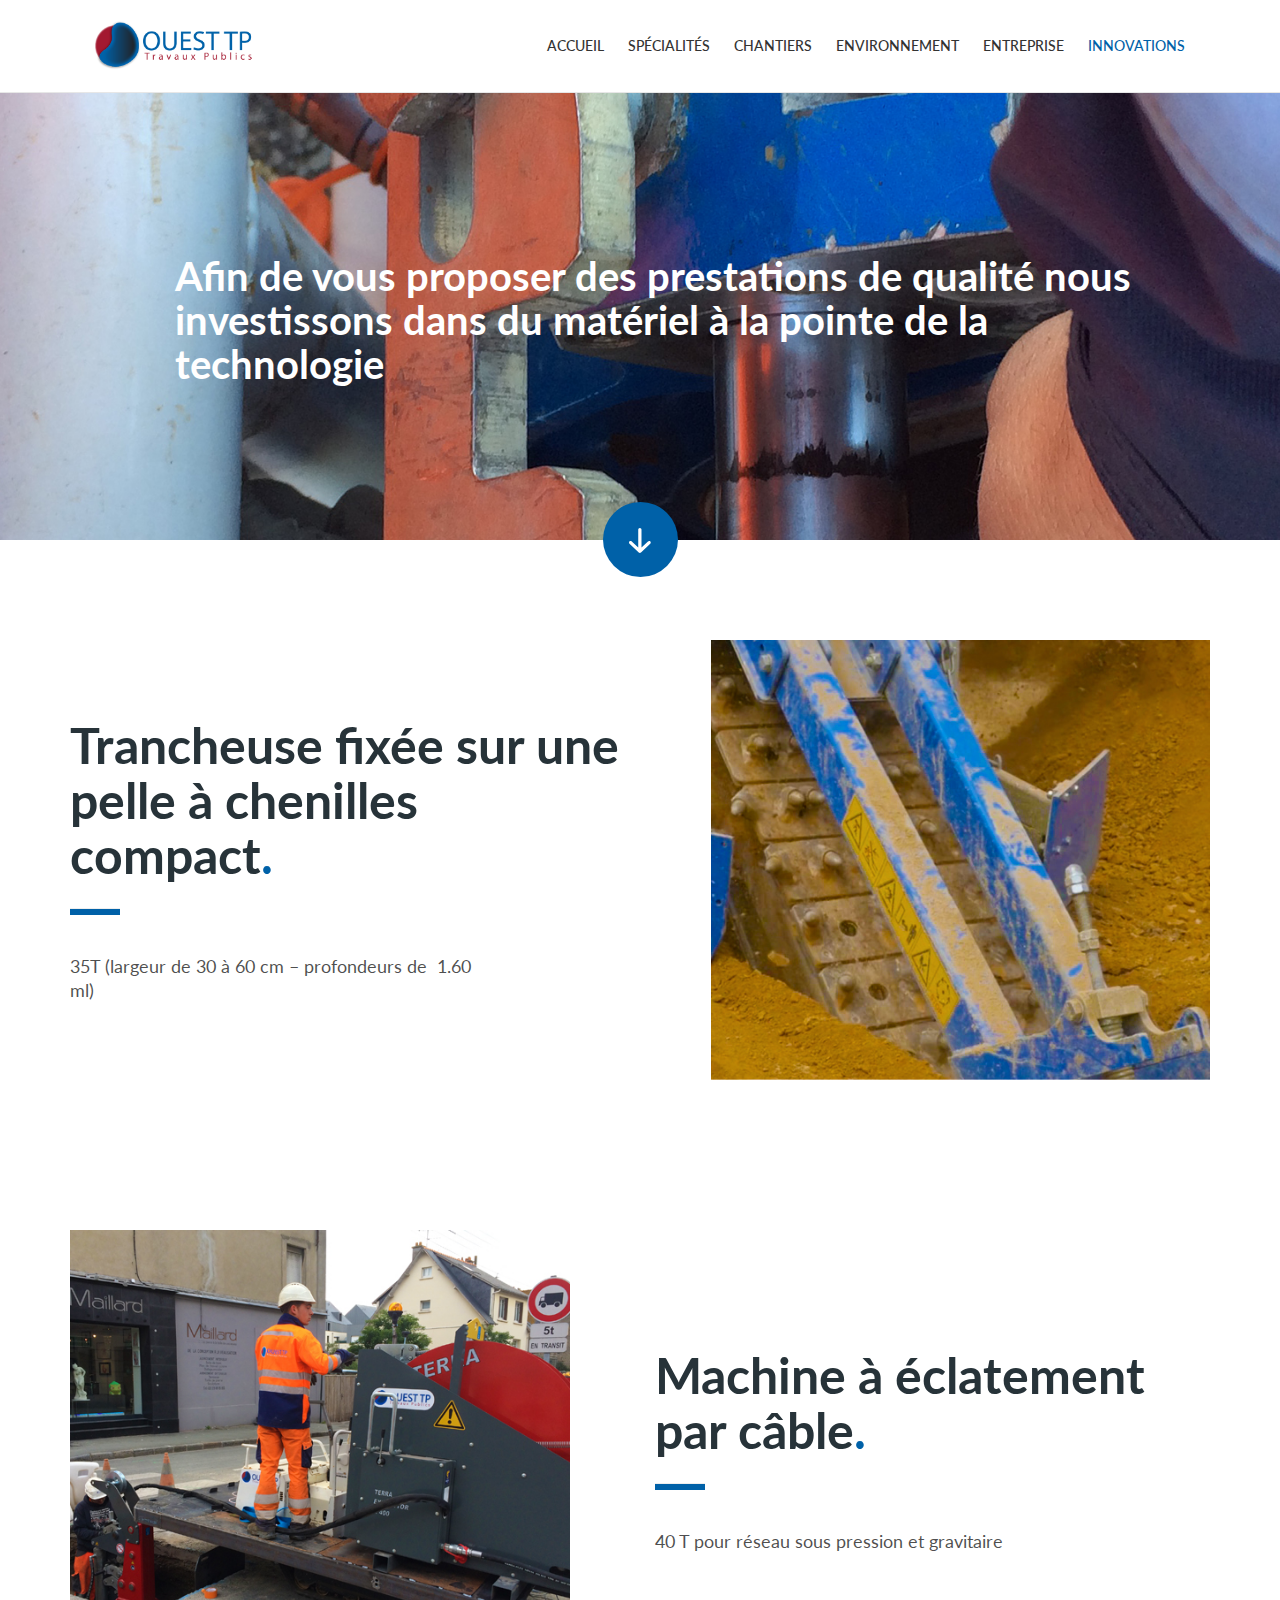
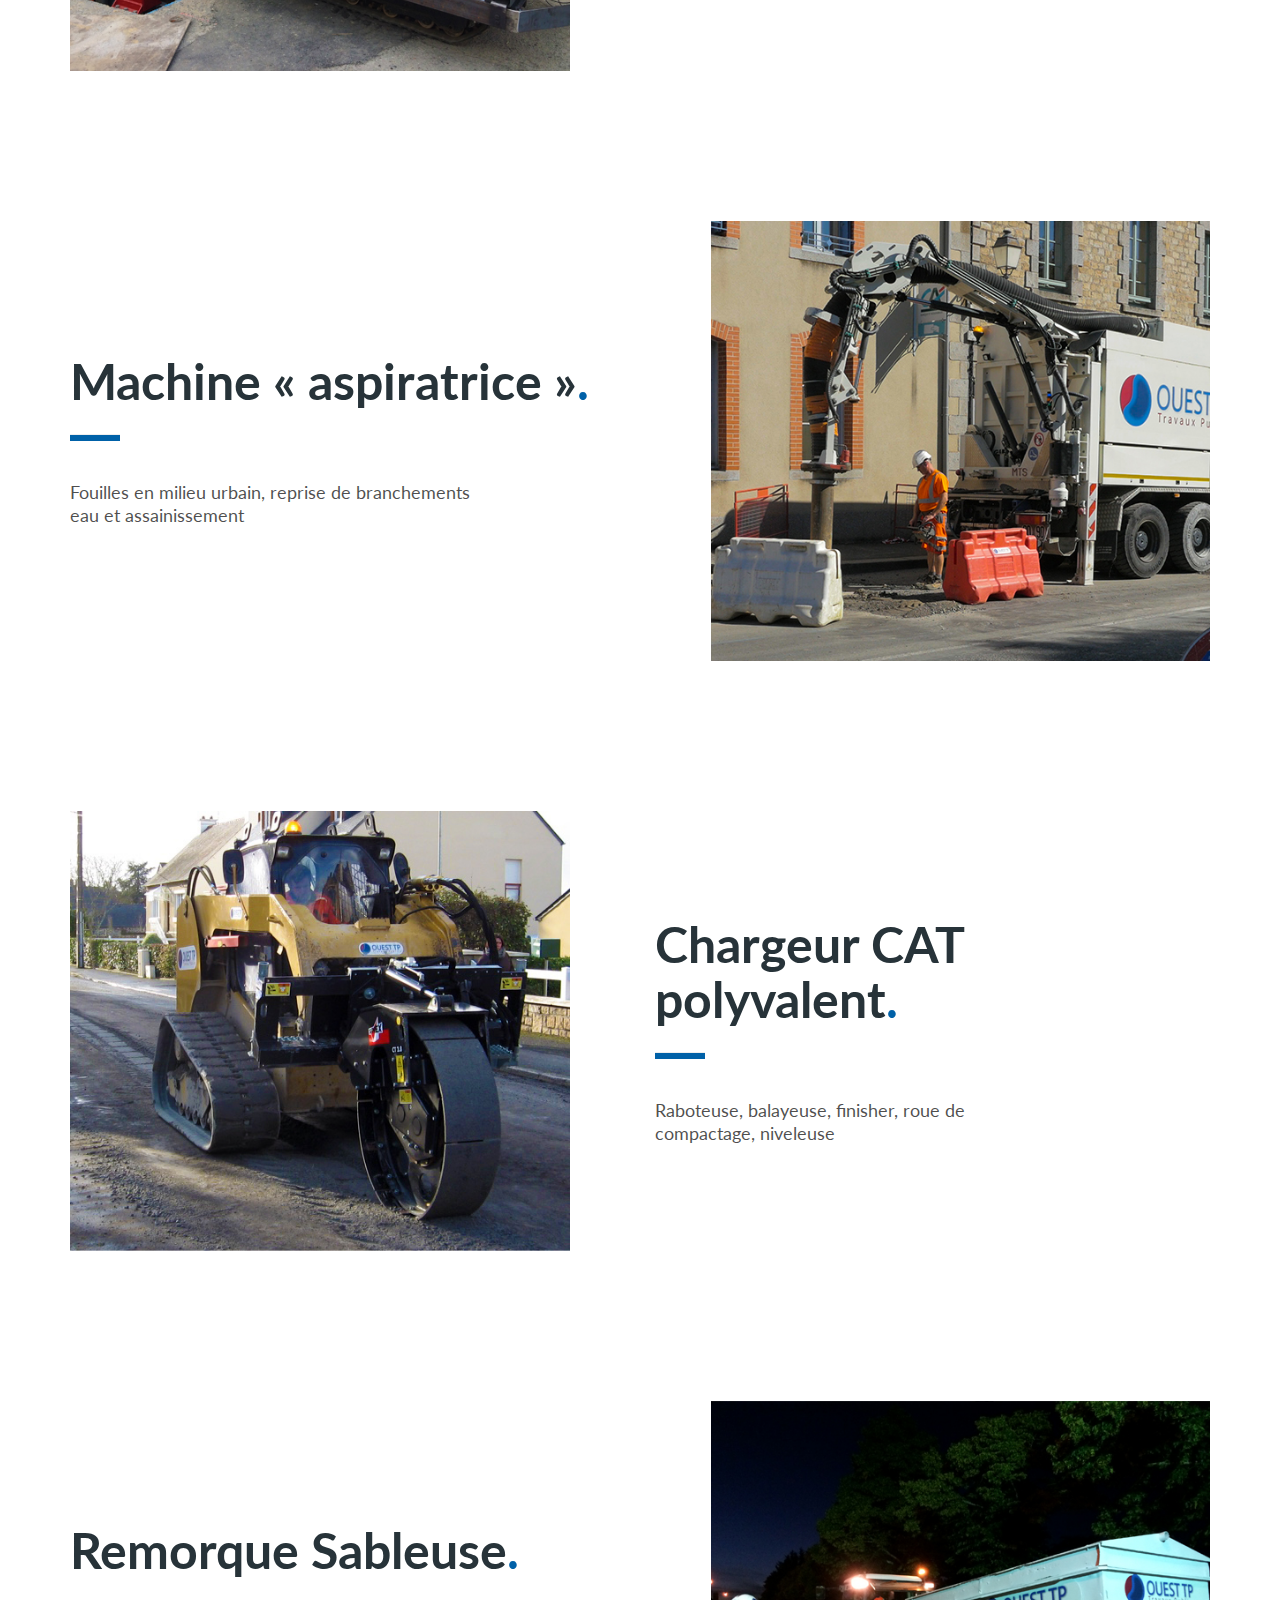
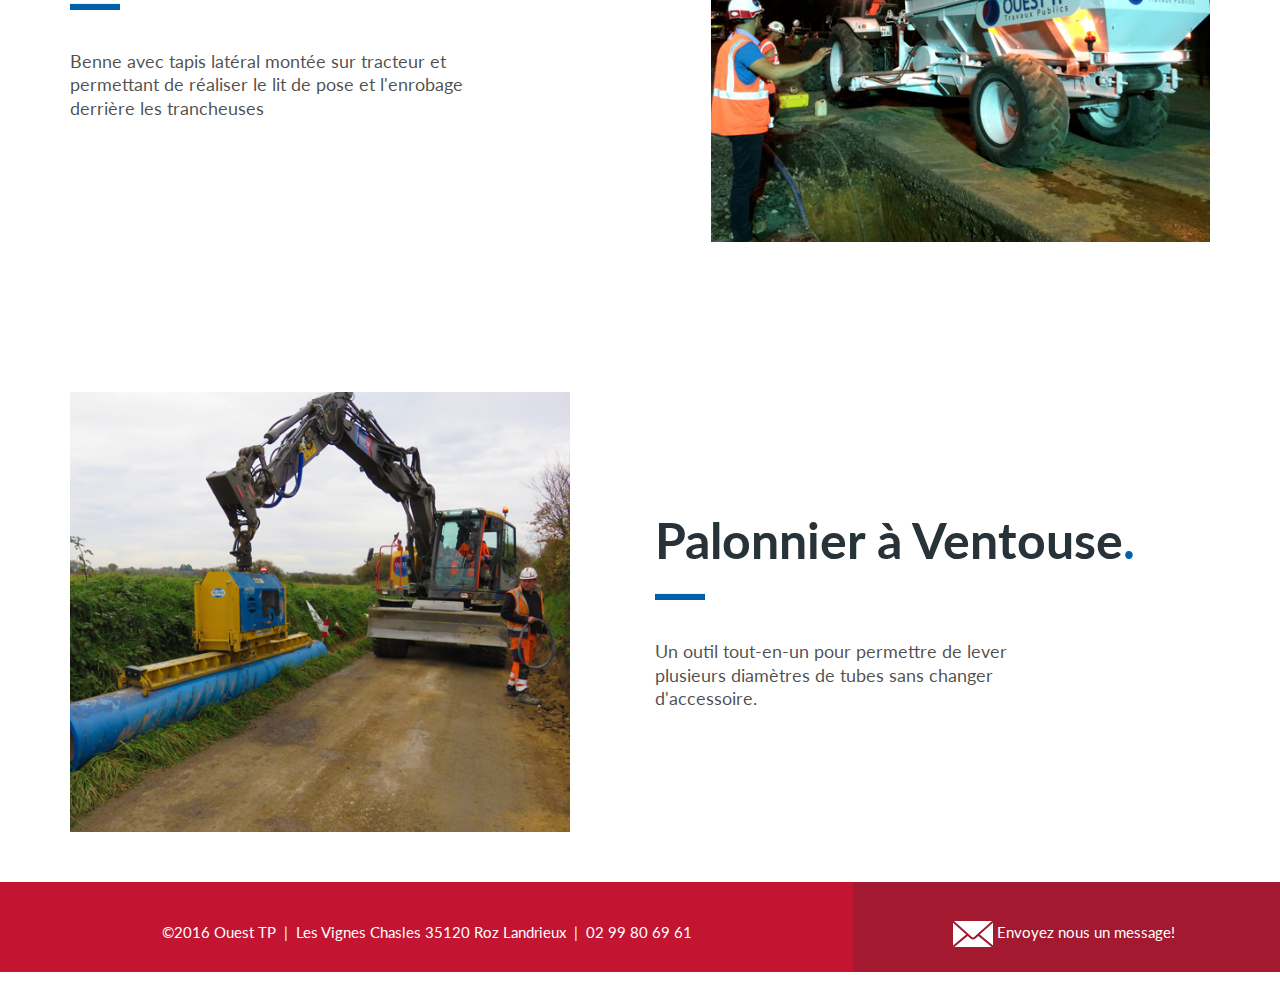
<file: innovations.html>
<!DOCTYPE html>
<html>
    <head>
        <!-- Global site tag (gtag.js) - Google Analytics -->
        <script async src="https://www.googletagmanager.com/gtag/js?id=UA-39474830-1"></script>
        <script>
        window.dataLayer = window.dataLayer || [];
        function gtag() {
        	dataLayer.push(arguments);
        }
        gtag('js', new Date());

        gtag('config', 'UA-39474830-1');
        </script>

        <meta charset="utf-8">
        <meta name="viewport" content="width=device-width, initial-scale=1">

        <link rel="stylesheet" href="https://maxcdn.bootstrapcdn.com/bootstrap/3.3.7/css/bootstrap.min.css" integrity="sha384-BVYiiSIFeK1dGmJRAkycuHAHRg32OmUcww7on3RYdg4Va+PmSTsz/K68vbdEjh4u" crossorigin="anonymous">
        <link href="https://fonts.googleapis.com/css?family=Lato:300,400,700" rel="stylesheet">
        <link href="https://fonts.googleapis.com/css?family=Raleway:300,400,700" rel="stylesheet">

        <link rel="stylesheet" href="main.css" media="screen">
        <link rel="stylesheet" href="innovations.css" media="screen">

        <link type="image/x-icon" href="images/favicon.png" rel="shortcut icon" />


        <title>Ouest TP</title>
    </head>
    <body>
        <header>
          <section class="navbar navbar-default navbar-fixed-top" role="navigation">
              <div>
                  <div class="col-lg-2 col-md-2 col-sm-2 col-xs-12 hamburger-menu">
                      <a href="index.html"><img src="images/home/desktop/logo-ouest-tp.png" alt="Ouest TP Logo" class="logo" /></a>

                      <a class="hamburger-menu-button visible-xs" href="#" onclick="toggle_menu()">&#9776;</a>

                      <ul id="hamburger-menu-list" style="display: none;">
                          <li><a href="index.html">Accueil</a></li>
                          <li><a href="specialites.html">Spécialités</a></li>
                          <li><a href="chantiers.html">Chantiers</a></li>
                          <li><a href="environnement.html">Environnement</a></li>
                          <li><a href="entreprise.html">Entreprise</a></li>
                          <li><a href="innovations.html" style="color: rgb(0, 97, 168);">Innovations</a></li>
                      </ul>
                  </div>
                  <div class="col-lg-10 col-md-10 col-sm-10 hidden-xs">
                      <ul>
                          <li><a href="index.html">Accueil</a></li>
                          <li><a href="specialites.html">Spécialités</a></li>
                          <li><a href="chantiers.html">Chantiers</a></li>
                          <li><a href="environnement.html">Environnement</a></li>
                          <li><a href="entreprise.html">Entreprise</a></li>
                          <li><a href="innovations.html" style="color: rgb(0, 97, 168);">Innovations</a></li>
                      </ul>
                  </div>
              </div>
          </section>

        </header>

        <section id="innovations" class="parallax-section">
            <div class="innovations-header">
                <div class="container">
                    <div class="row">
                        <div class="col-md-12">
                            <h1>Afin de vous proposer des prestations de qualité nous investissons dans du matériel à la pointe de la technologie</h1>
                        </div>
                    </div>
                </div>
            </div>
            <div class="arrow">
                <img src="images/specialites/desktop/icon-arrow.svg" alt="En voir plus">
            </div>
          </section>


        <div class="container">
            <div class="row">
                <div class="col-md-6 col-sm-6 col-xs-12">
                    <h2>Trancheuse fixée sur une pelle à chenilles compact<span class="blue-dot">.</span></h2>

                    <hr>

                    <p>35T (largeur de 30 à 60 cm – profondeurs de  1.60 ml)</p>
                </div>
                <div class="col-md-6 col-sm-6 text-right hidden-xs">
                    <img src="images/innovations/trancheuse.jpg" alt="" class="image-card">
                </div>
            </div>

            <div class="visible-xs row">
                <img src="images/innovations/trancheuse.jpg" alt="" class="image-banner">
            </div>

            <div class="row">
                <div class="col-md-6 col-sm-6 hidden-xs">
                    <img src="images/innovations/machine_eclatement.jpg" alt="" class="image-card">
                </div>
                <div class="col-md-6 col-sm-6 col-xs-12">
                    <h2>Machine à éclatement par câble<span class="blue-dot">.</span></h2>

                    <hr>

                    <p>40 T pour réseau sous pression et gravitaire</p>
                </div>
            </div>

            <div class="visible-xs row">
                <img src="images/innovations/machine_eclatement.jpg" alt="" class="image-banner">
            </div>

            <div class="row">
                <div class="col-md-6 col-sm-6 col-xs-12">
                    <h2>Machine « aspiratrice »<span class="blue-dot">.</span></h2>

                    <hr>

                    <p>Fouilles en milieu urbain, reprise de branchements eau et assainissement</p>
                </div>

                <div class="col-md-6 col-sm-6 text-right hidden-xs">
                    <img src="images/innovations/aspiratrice.jpg" alt="" class="image-card">
                </div>
            </div>

            <div class="visible-xs row">
                <img src="images/innovations/aspiratrice.jpg" alt="" class="image-banner">
            </div>

            <div class="row">
                <div class="col-md-6 col-sm-6 hidden-xs">
                    <img src="images/innovations/chargeur_cat.jpg" alt="" class="image-card">
                </div>
                <div class="col-md-6 col-sm-6 col-xs-12">
                    <h2>Chargeur CAT polyvalent<span class="blue-dot">.</span></h2>

                    <hr>

                    <p>Raboteuse, balayeuse, finisher, roue de compactage, niveleuse</p>
                </div>
            </div>

            <div class="row">
                <div class="col-md-6 col-sm-6 col-xs-12">
                    <h2>Remorque Sableuse<span class="blue-dot">.</span></h2>

                    <hr>

                    <p>Benne avec tapis latéral montée sur tracteur et permettant de réaliser le lit de pose et l'enrobage derrière les trancheuses</p>
                </div>

                <div class="col-md-6 col-sm-6 text-right hidden-xs">
                    <img src="images/innovations/sableuse.jpg" alt="" class="image-card">
                </div>
            </div>

            <div class="row">
                <div class="col-md-6 col-sm-6 hidden-xs">
                    <img src="images/innovations/ventouse.jpg" alt="" class="image-card">
                </div>
                <div class="col-md-6 col-sm-6 col-xs-12">
                    <h2>Palonnier à Ventouse<span class="blue-dot">.</span></h2>

                    <hr>

                    <p>Un outil tout-en-un pour permettre de lever plusieurs diamètres de tubes sans changer d'accessoire.</p>
                </div>
            </div>

            <div class="visible-xs row">
                <img src="images/innovations/chargeur_cat.jpg" alt="" class="image-banner">
            </div>
        </div>

        <footer>
            <div class="col-lg-4 col-md-4 col-md-push-8 col-sm-12">
              <img src="images/home/contact-icon.svg" alt="contact" /> <a  style="color:#fff;" href="mailto:f.lutinier@ouesttp.fr"> Envoyez nous un message!</a>
            </div>

            <div class="col-lg-8 col-md-8 col-md-pull-4 col-sm-12">
                ©2016 Ouest TP
                <br class="visible-sm visible-xs">
                <span class="hidden-sm hidden-xs">&nbsp;|&nbsp;</span>
                Les Vignes Chasles
                <br class="visible-sm visible-xs">
                35120 Roz Landrieux
                <br class="visible-sm visible-xs">
                <span class="hidden-sm hidden-xs">&nbsp;|&nbsp;</span>
                02 99 80 69 61
            </div>
        </footer>

        <script type="text/javascript">
            function toggle_menu() {
                var menu_expanded = document.getElementById('hamburger-menu-list').style.display === 'block';
                if (menu_expanded) {
                    document.getElementById('hamburger-menu-list').style.display = 'none';
                } else {
                    document.getElementById('hamburger-menu-list').style.display = 'block';
                }
            }
        </script>
    </body>
</html>
</file>
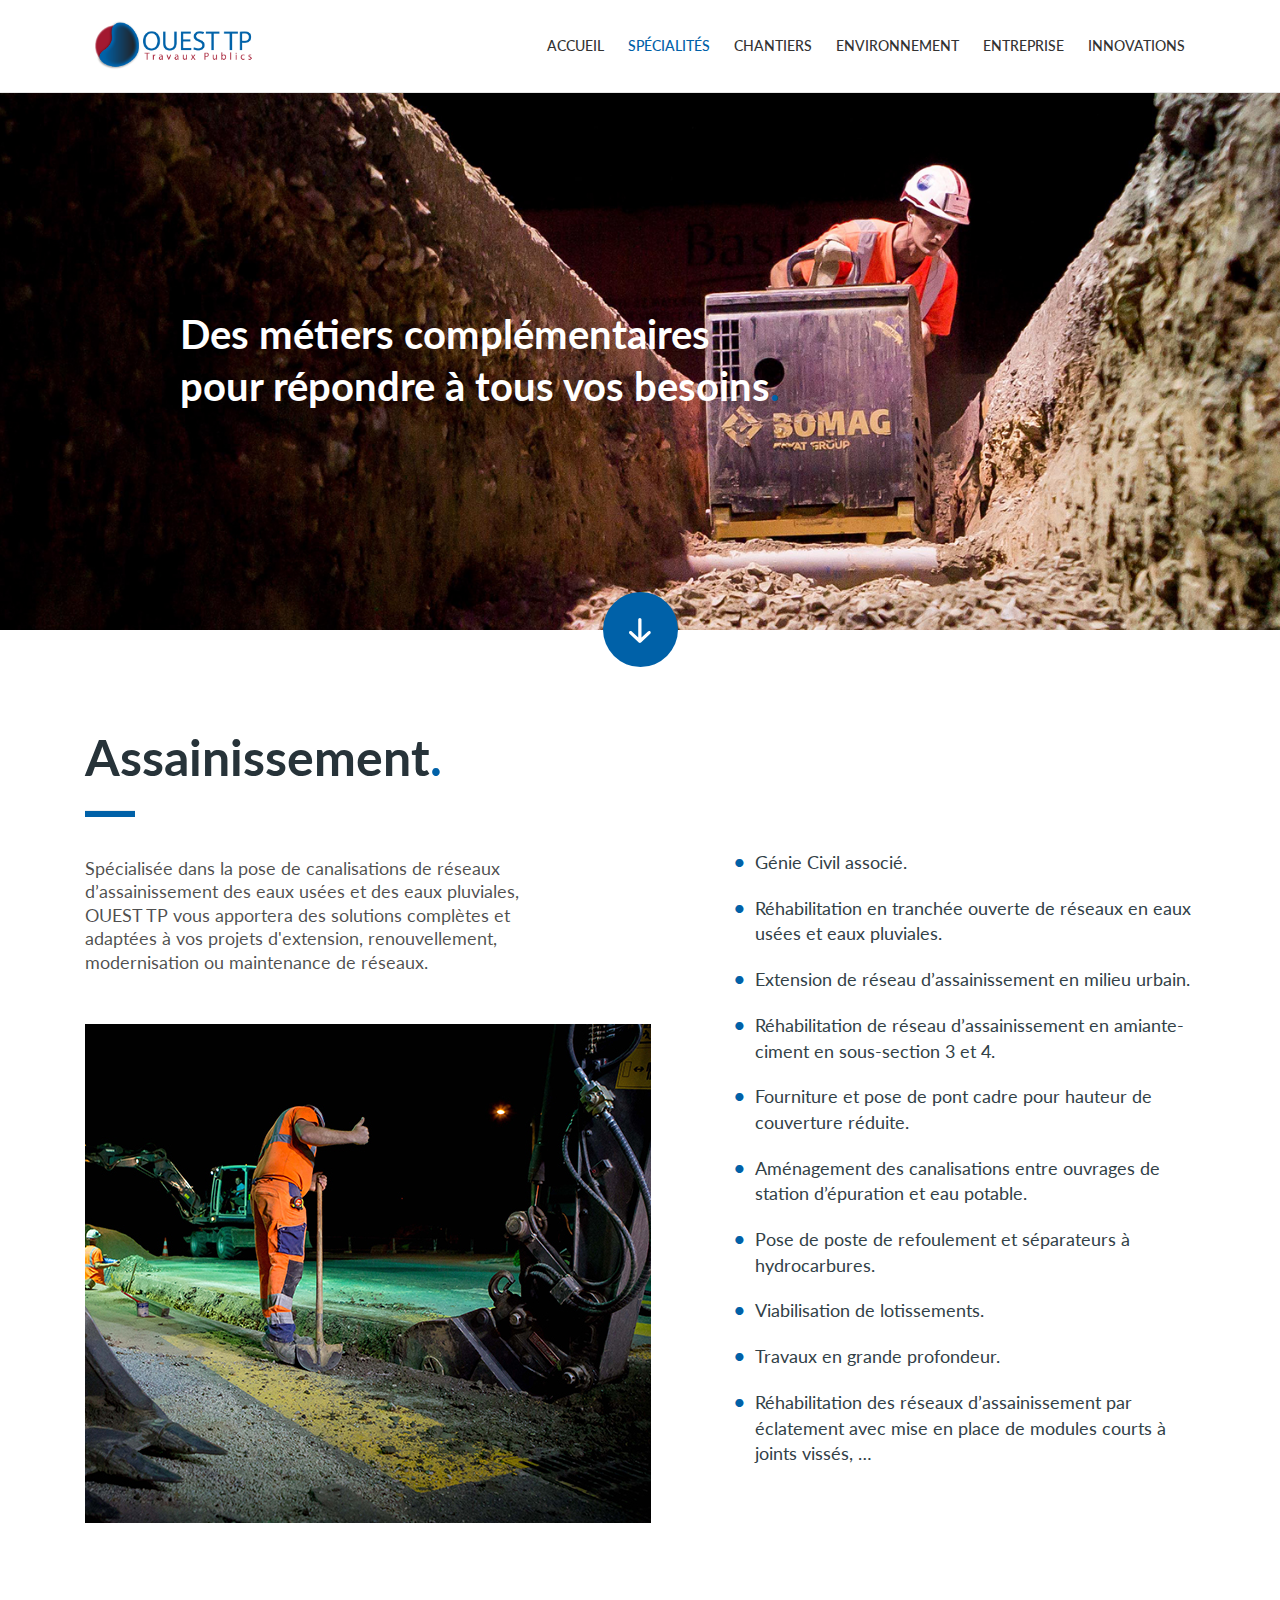
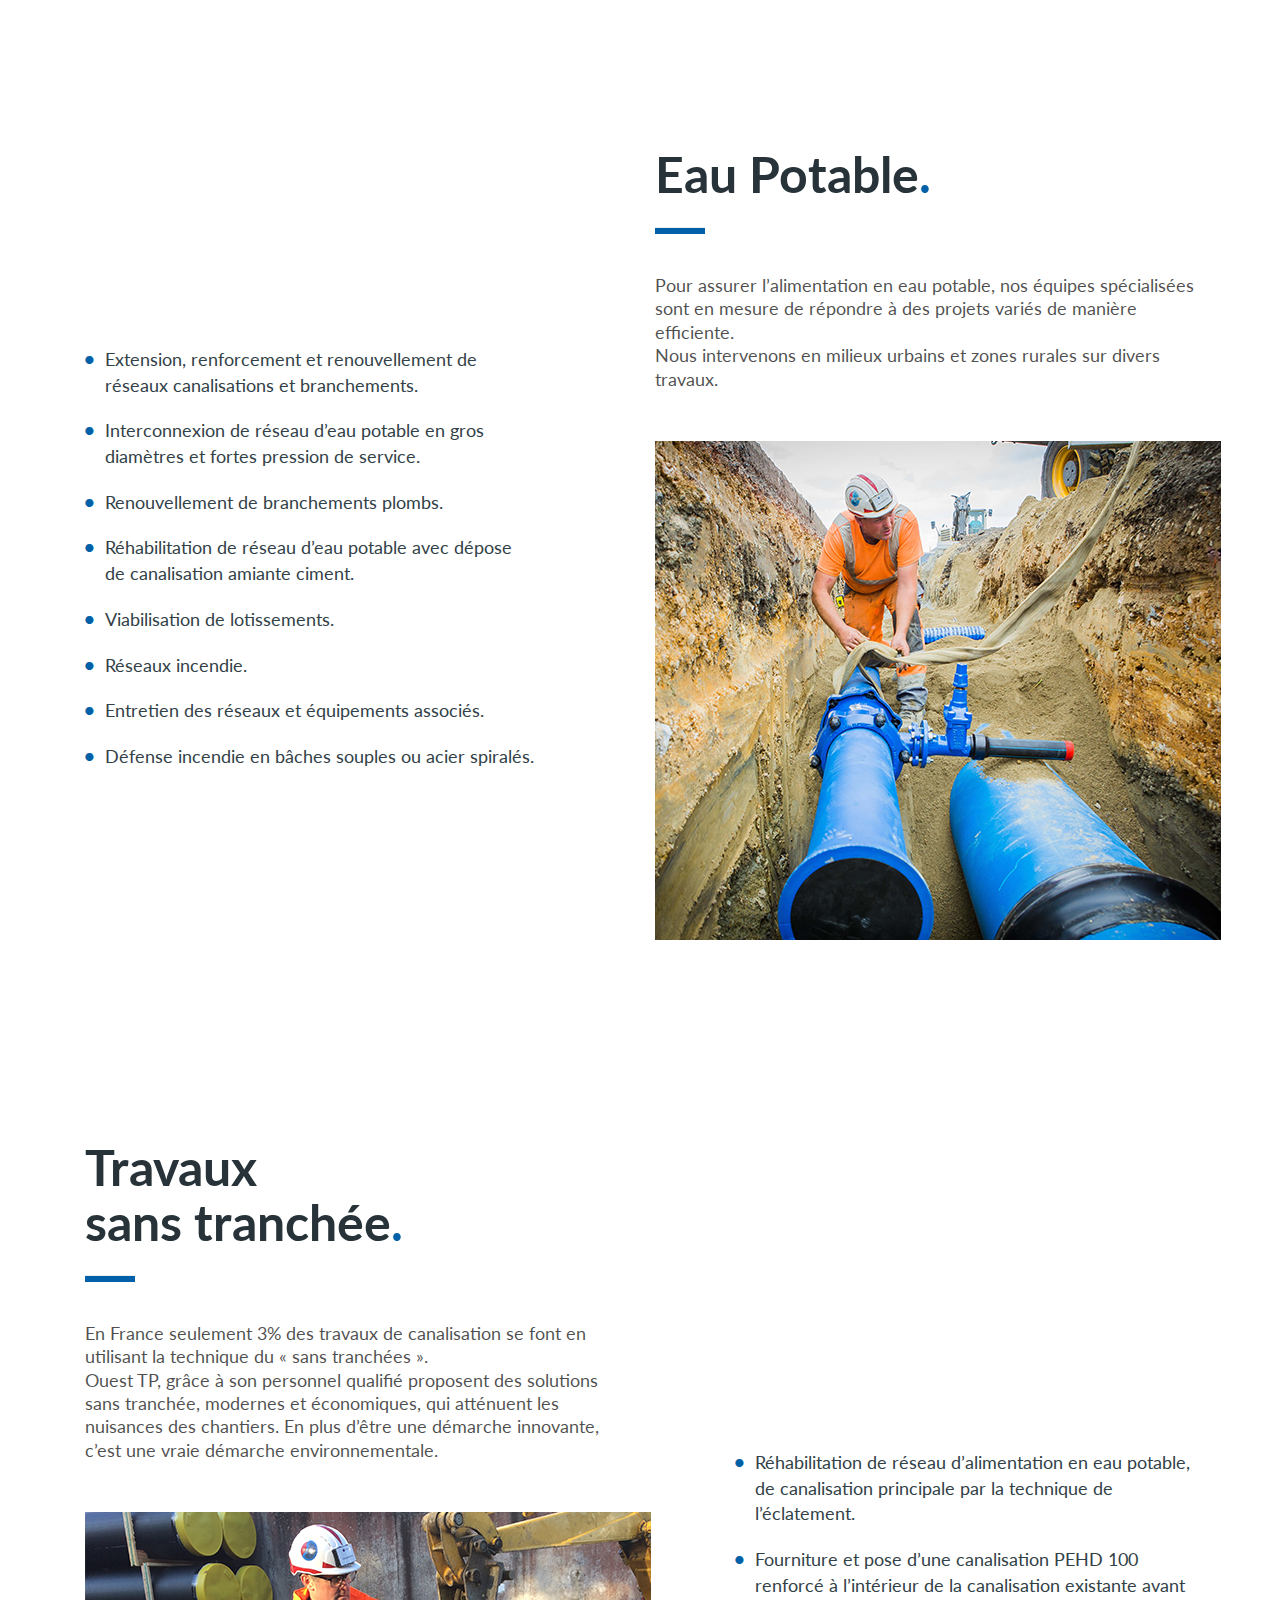
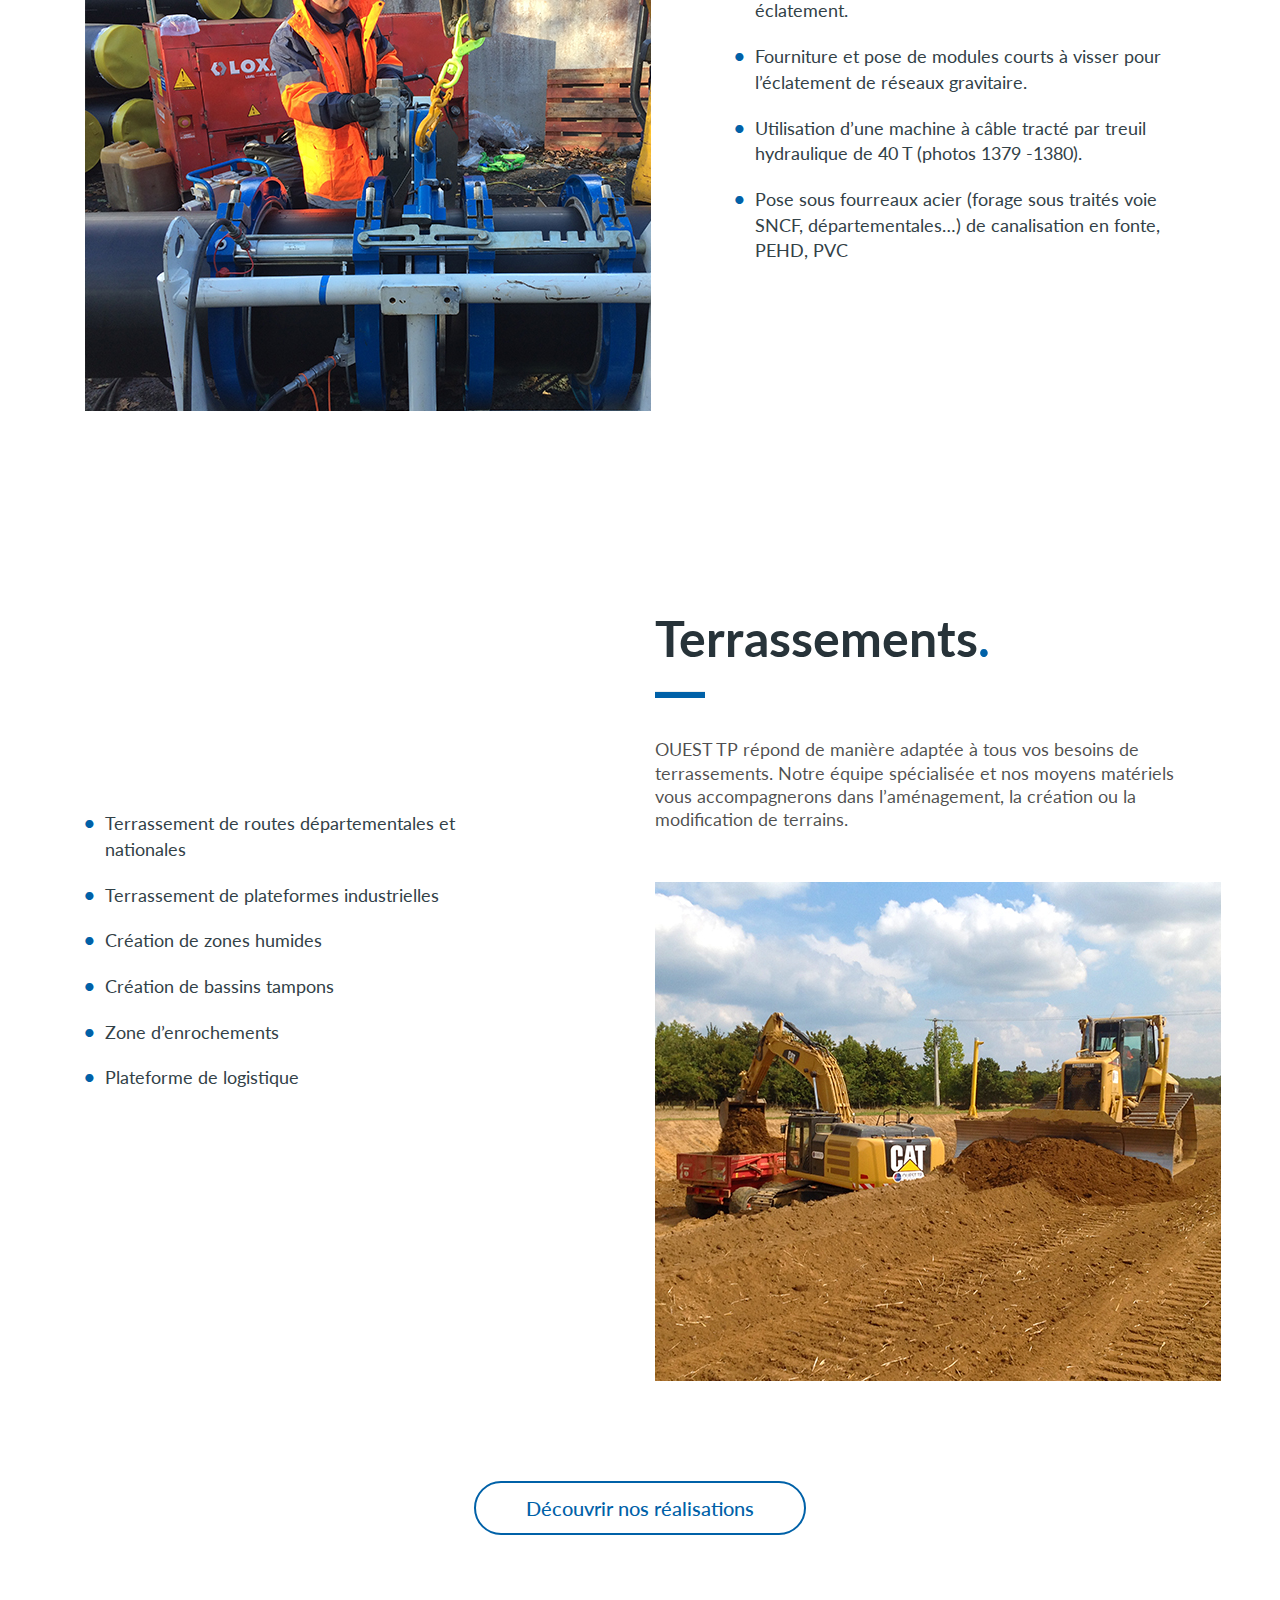
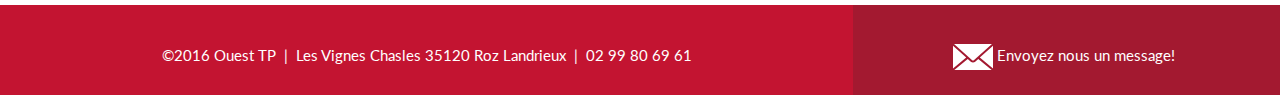
<file: specialites.html>
<!DOCTYPE html>
<html>
    <head>
        <!-- Global site tag (gtag.js) - Google Analytics -->
        <script async src="https://www.googletagmanager.com/gtag/js?id=UA-39474830-1"></script>
        <script>
        window.dataLayer = window.dataLayer || [];
        function gtag() {
        	dataLayer.push(arguments);
        }
        gtag('js', new Date());

        gtag('config', 'UA-39474830-1');
        </script>
        
        <meta charset="utf-8">
        <meta name="viewport" content="width=device-width, initial-scale=1">

        <link rel="stylesheet" href="https://maxcdn.bootstrapcdn.com/bootstrap/3.3.7/css/bootstrap.min.css" integrity="sha384-BVYiiSIFeK1dGmJRAkycuHAHRg32OmUcww7on3RYdg4Va+PmSTsz/K68vbdEjh4u" crossorigin="anonymous">
        <link href="https://fonts.googleapis.com/css?family=Lato:300,400,700" rel="stylesheet">
        <link href="https://fonts.googleapis.com/css?family=Raleway:300,400,700" rel="stylesheet">

        <link rel="stylesheet" href="main.css" media="screen">
        <link rel="stylesheet" href="specialites.css" media="screen">

        <link type="image/x-icon" href="images/favicon.png" rel="shortcut icon" />


        <title>Ouest TP</title>
    </head>
    <body>
        <header>
          <section class="navbar navbar-default navbar-fixed-top" role="navigation">
              <div>
                  <div class="col-lg-2 col-md-2 col-sm-2 col-xs-12 hamburger-menu">
                      <a href="index.html"><img src="images/home/desktop/logo-ouest-tp.png" alt="Ouest TP Logo" class="logo" /></a>

                      <a class="hamburger-menu-button visible-xs" href="#" onclick="toggle_menu()">&#9776;</a>

                      <ul id="hamburger-menu-list" style="display: none;">
                          <li><a href="index.html">Accueil</a></li>
                          <li><a href="specialites.html" style="color: rgb(0, 97, 168);">Spécialités</a></li>
                          <li><a href="chantiers.html">Chantiers</a></li>
                          <li><a href="environnement.html">Environnement</a></li>
                          <li><a href="entreprise.html">Entreprise</a></li>
                          <li><a href="innovations.html">Innovations</a></li>
                      </ul>
                  </div>
                  <div class="col-lg-10 col-md-10 col-sm-10 hidden-xs">
                      <ul>
                          <li><a href="index.html">Accueil</a></li>
                          <li><a href="specialites.html" style="color: rgb(0, 97, 168);">Spécialités</a></li>
                          <li><a href="chantiers.html">Chantiers</a></li>
                          <li><a href="environnement.html">Environnement</a></li>
                          <li><a href="entreprise.html">Entreprise</a></li>
                          <li><a href="innovations.html">Innovations</a></li>
                      </ul>
                  </div>
              </div>
          </section>
        </header>


        <section id="specialites" class="parallax-section">
            <div class="cover-spe">
                <div class="container">
                    <div class="row">
                        <div class="col-lg-12">
                            <h1>Des métiers complémentaires <br>pour répondre à tous vos besoins<span class="blue-dot">.</span></h1>
                        </div>
                    </div>
                </div>
            </div>
            <div class="arrow">
                <img src="images/specialites/desktop/icon-arrow.svg" alt="En voir plus">
            </div>
        </section>

        <div class="container" id="assainissement">
            <div class="info col-lg-6 col-md-6 col-sm-6">
                <h2 class="text-left">Assainissement<span class="blue-dot">.</span></h2>

                <hr>

                <div class="row">
                    <div class="col-lg-10">
                        <p class="text-left">Spécialisée dans la pose de canalisations de réseaux d’assainissement des eaux usées et des eaux pluviales, OUEST TP vous apportera des solutions complètes et adaptées à vos projets d'extension, renouvellement, modernisation ou maintenance de réseaux.</p>
                    </div>
                </div>

                <img src="images/specialites/desktop/assainissement.jpg" class="image-card" alt="assainissement">
            </div>

            <div class="col-lg-6 col-md-6 col-sm-6">
              <ul class="specialite">

                  <li>Génie Civil associé.</li>

                  <li>Réhabilitation en tranchée ouverte de réseaux en eaux usées et eaux pluviales.</li>

                  <li>Extension de réseau d’assainissement en milieu urbain.</li>

                  <li>Réhabilitation de réseau d’assainissement en amiante-ciment en sous-section 3 et 4.</li>

                  <li>Fourniture et pose de pont cadre pour hauteur de couverture réduite.</li>

                  <li>Aménagement des canalisations entre ouvrages de station d’épuration et eau potable.</li>

                  <li>Pose de poste de refoulement et séparateurs à hydrocarbures.</li>

                  <li>Viabilisation de lotissements.</li>

                  <li>Travaux en grande profondeur.</li>

                  <li>Réhabilitation des réseaux d’assainissement par éclatement avec mise en place de modules courts à joints vissés, …</li>
            </div>
        </div>

        <img src="images/specialites/mobile/assainissement.jpg" class="image-banner visible-xs" alt="assainissement">

        <div class="container" id="eaupotable">
            <div class="info col-lg-6 col-md-6 col-sm-6 col-sm-push-6">
                <h2 class="text-left">Eau Potable<span class="blue-dot">.</span></h2>

                <hr>

                <p class="text-left">Pour assurer l’alimentation en eau potable, nos équipes spécialisées sont en mesure de répondre à des projets variés de manière efficiente.
<br>Nous intervenons en milieux urbains et zones rurales sur divers travaux.</p>

                <img src="images/specialites/desktop/eau-potable.jpg" class="image-card" alt="eau potable">
            </div>

            <div class="col-lg-6 col-md-6 col-sm-6 col-sm-pull-6">
              <ul class="specialite left-specialite">

                  <li>Extension, renforcement et renouvellement de réseaux canalisations et branchements.</li>

                  <li>Interconnexion de réseau d’eau potable en gros diamètres et fortes pression de service.</li>

                  <li>Renouvellement de branchements plombs.</li>

                  <li>Réhabilitation de réseau d’eau potable avec dépose de canalisation amiante ciment.</li>

                  <li>Viabilisation de lotissements.</li>

                  <li>Réseaux incendie.</li>

                  <li>Entretien des réseaux et équipements associés.</li>

                  <li>Défense incendie en bâches souples ou acier spiralés.</li>

            </div>
        </div>

        <img src="images/specialites/mobile/eau-potable.jpg" class="image-banner visible-xs" alt="eau potable">

        <div class="container" id="tranchee">

          <div class="info col-lg-6 col-md-6 col-sm-6">
              <h2 class="text-left">Travaux<br>sans tranchée<span class="blue-dot">.</span></h2>

              <hr>

              <p class="text-left">En France seulement 3% des travaux de canalisation se font en utilisant la technique du « sans tranchées ».<br>Ouest TP, grâce à son personnel qualifié proposent des solutions sans tranchée, modernes et économiques, qui atténuent les nuisances des chantiers. En plus d’être une démarche innovante, c’est une vraie démarche environnementale.</p>

              <img src="images/specialites/desktop/sans-tranchee.jpg" class="image-card" alt="travaux sans tranchée">
          </div>

            <div class="col-lg-6 col-md-6 col-sm-6">
              <ul class="specialite specialite-sans-tranchee">

                  <li>Réhabilitation de réseau d’alimentation en eau potable, de canalisation principale par la technique de l’éclatement.</li>

                  <li>Fourniture et pose d’une canalisation PEHD 100 renforcé à l’intérieur de la canalisation existante avant éclatement.</li>

                  <li>Fourniture et pose de modules courts à visser pour l’éclatement de réseaux gravitaire.</li>

                  <li>Utilisation d’une machine à câble tracté par treuil hydraulique de 40 T (photos 1379 -1380).</li>

                  <li>Pose sous fourreaux acier (forage sous traités voie SNCF, départementales…) de canalisation en fonte, PEHD, PVC</li>

            </div>

        </div>

        <img src="images/specialites/mobile/sans-tranchee.jpg" class="image-banner visible-xs" alt="travaux sans tranchée">

        <div class="container" id="terrassements">
            <div class="info col-lg-6 col-md-6 col-sm-6 col-sm-push-6">
                <h2 class="text-left">Terrassements<span class="blue-dot">.</span></h2>

                <hr>

                <p class="text-left">OUEST TP répond de manière adaptée à tous vos besoins de terrassements. Notre équipe spécialisée et nos moyens matériels vous accompagnerons dans l’aménagement, la création ou la modification de terrains.</p>

                <img src="images/specialites/desktop/terrassement.jpg" class="image-card" alt="terrassement">
            </div>

            <div class="col-lg-6 col-md-6 col-sm-6 col-sm-pull-6">
              <ul class="specialite left-specialite">

                <li>Terrassement de routes départementales et nationales</li>

                <li>Terrassement de plateformes industrielles</li>

                <li>Création de zones humides</li>

                <li>Création de bassins tampons</li>

                <li>Zone d’enrochements</li>

                <li>Plateforme de logistique</li>

            </div>
        </div>

        <img src="images/specialites/mobile/terrassement.jpg" class="image-banner visible-xs" alt="terrassement">

        <p class="text-center decouvrir-realisations">
            <a href="specialites.html" class="btn">Découvrir nos réalisations</a>
        </p>

        <footer>
            <div class="col-lg-4 col-md-4 col-md-push-8 col-sm-12">
              <img src="images/home/contact-icon.svg" alt="contact" /> <a  style="color:#fff;" href="mailto:f.lutinier@ouesttp.fr"> Envoyez nous un message!</a>
            </div>

            <div class="col-lg-8 col-md-8 col-md-pull-4 col-sm-12">
                ©2016 Ouest TP
                <br class="visible-sm visible-xs">
                <span class="hidden-sm hidden-xs">&nbsp;|&nbsp;</span>
                Les Vignes Chasles
                <br class="visible-sm visible-xs">
                35120 Roz Landrieux
                <br class="visible-sm visible-xs">
                <span class="hidden-sm hidden-xs">&nbsp;|&nbsp;</span>
                02 99 80 69 61
            </div>
        </footer>

        <script type="text/javascript">
            function toggle_menu() {
                var menu_expanded = document.getElementById('hamburger-menu-list').style.display === 'block';
                if (menu_expanded) {
                    document.getElementById('hamburger-menu-list').style.display = 'none';
                } else {
                    document.getElementById('hamburger-menu-list').style.display = 'block';
                }
            }
        </script>
    </body>
</html>
</file>
<file: main.css>
* {
	font-family: 'Lato', sans-serif;
	letter-spacing: normal;
}

header > div:first-child {
	min-height: 90px;
}

/*.navbar {
  position: fixed;
  z-index: 20000000000;
  box-shadow: 0 1px 1.5px rgba(0,0,0,.12);
  background: #FFF;
  border-radius:0px;
  width:100%;
}*/

.navbar {
	background-color: #ffffff;
}

header {
	background-color: #fff;
}

header ul {
	margin-top: 36px;
	margin-bottom: 36px;
	text-align: right;
	padding-right: 80px;
}

header li {
	display: inline-block;
	text-align: right;
	text-transform: uppercase;
	font-weight: 500;
	margin-left: 20px;
	font-size: 14px;
}

header li a {
	color: #333;
	cursor: pointer;
}

header li a:hover {
	text-decoration: none;
}

header .logo {
	margin-left: 80px;
	margin-top: 20px;
	height: 50px;
}

@media (max-width: 992px) {
	header > div:first-child {
		min-height: 160px;
		text-align: center;
	}

	header > div:first-child img {
		margin-left: 0;
	}

	header ul {
		text-align: center;
	}
}

#home {
	background: url(images/home/background.jpg) 50% 0 repeat-y fixed;
	-webkit-background-size: cover;
	background-size: cover;
	background-position: center;
	color: #ffffff;
	display: -webkit-box;
	display: -webkit-flex;
	display: -ms-flexbox;
	display: flex;
	-webkit-box-align: center;
	-webkit-align-items: center;
	-ms-flex-align: center;
	align-items: center;
	height: 100vh;
	padding-left: 136px;
}

.cover h1 {
	line-height: 1.3;
	font-size: 70px;
	padding-bottom: 50px;
	color: #ffffff;
	font-weight: 700;
	display: table-cell;
	vertical-align: middle;
}

.cover .play {
	background-color: #0061a8;
	border-radius: 100px;
	color: white;
	padding: 13px 37px;
	font-size: 20px;
	cursor: pointer;
	white-space: nowrap;
}

.cover .play:hover {
	opacity: 0.9;
}

.parallax-section {
	background-attachment: fixed !important;
	background-size: cover !important;
}

h2 {
	margin-top: 100px;
	color: rgb(39, 51, 57);
	margin-bottom: 25px;
	font-size: 50px;
	font-weight: 700;
}

p {
	font-size: 18px;
	color: rgba(0, 0, 0, 0.7);
	line-height: 1.3;
	margin-bottom: 50px;
}

.cards {
	margin-top: 56px;
	margin-bottom: 56px;
}

.card {
	width: 255px;
	overflow: hidden;
	margin: 20px auto;
	background-color: white;
	display: block;
}

.card:hover,
.card:active,
.card:focus,
.card:visited {
	text-decoration: none;
}

.card img {
	max-height: 170px;
	overflow: hidden;
}

.card p {
	margin-top: 13px;
	margin-left: 17px;
	text-align: left;
	color: rgba(0, 0, 0, 0.7);
	font-size: 16px;
	font-weight: 700;
	margin-bottom: 13px;
}

.card .arrow {
	color: #d1d1d1;
	font-size: 20px;
	margin-left: 17px;
	margin-bottom: 13px;
}

.card .arrow-hover {
	display: none;
}

.card:hover .arrow {
	display: none;
}

.card:hover .arrow-hover {
	display: block;
}

.btn {
	border: 2px solid #0061a8;
	border-radius: 100px;
	color: #0061a8;
	font-size: 20px;
	font-weight: 500;
	padding: 0 50px;
	line-height: 50px;
	cursor: pointer;
	margin-bottom: 20px;
}

.btn:hover,
.nos-metiers .btn:hover {
	background-color: #0061a8;
	color: #ffffff;
}

.nos-chantiers {
	margin-top: 50px;
	min-height: 630px;
	position: relative;
}

/*.nos-chantiers:after {
    content: '';
    position: absolute;
    background-color: #979797;
    opacity: 0.34;
    width: 100%;
    height: 1px;
    bottom: 256px;
    z-index: 0;
}*/

.nos-chantiers img {
	width: 566px;
	z-index: 1;
	position: relative;
}

.nos-chantiers a {
	z-index: 1;
	position: relative;
	background-color: white;
}

/*
.key-numbers {
    background-color: #0061a8;
    color: #ffffff;
    min-height: 250px;
    padding-top: 30px;
    padding-bottom: 30px;
    width: 100%;
    text-align: center;
}

.key-numbers h4 {
    font-size: 28px;
    font-weight: 300;
}

.key-numbers h3 {
    font-size: 57px;
    font-weight: 500;
}

.key-numbers sub {
    bottom: 0;
    font-size: 0.4em;
    font-weight: 300;
}

.key-numbers > div {
    display: table;
    height: 100%;
}

.key-numbers > div > div {
    display: table-cell;
    vertical-align: middle;
    width: 100%;
    text-align: center;
}

.key-numbers > div > div.separator {
    width: 1px;
    height: 130px;
    background-color: rgba(255, 255, 255, 0.6);
    display: inline-block;
    position: absolute;
    top: 30px;
}

.key-numbers > div > div > div {
    width: 100%;
    text-align: center;
    padding-right: 20px;
}

.key-numbers > div:last-of-type > div > div {
    border-right: none;
}*/

/*----- Chiffres ---*/

.ouest-counter {
	max-height: 300px;
	font-size: 57px;
	display: block;
	color: rgb(50, 65, 71);
	width: 100%;
	font-family: Lato, arial, sans-serif;
	font-weight: 900;
	margin-bottom: 20px;
}

.ouest-counter-label {
	color: rgb(50, 65, 71);
	font-size: 18px;
	font-family: Lato, arial, sans-serif;
	margin-bottom: 20px;
	display: block;
}

#ouest-counter .col-md-4 {
	border-right: 1px solid rgba(50, 65, 71, 0.1);
}

#ouest-counter .col-md-4:last-of-type {
	border-right: none;
}

#ouest-counter sub {
	bottom: 0;
	font-size: 60%;
}

.ouest-bg-section {
	max-height: 300px;
	color: #fff;
	background-color: #e9e9e9;
	background-size: cover;
	background-position: top center;
	margin-top: 0px;
	z-index: 10;
	position: relative;
}

.ouest-section-heading h2 {
	font-size: 30px;
	color: #0061a8;
	font-family: Raleway;
	font-weight: 500;
}

.ouest-hero-wrap,
.ouest-bg-section {
	padding: 3em 0;
}
@media screen and (max-width: 768px) {
	.ouest-hero-wrap,
	.ouest-bg-section {
		max-height: 700px;
		padding: 3em 0;
	}
}

.ouest-bg-section .ouest-hero-wrap {
	display: table;
	width: 100%;
	z-index: 12;
	position: relative;
}
.ouest-bg-section .ouest-hero-wrap .ouest-hero-intro {
	display: table-cell;
	vertical-align: middle;
}
.ouest-bg-section .ouest-hero-wrap .ouest-hero-intro .ouest-lead,
.ouest-bg-section .ouest-hero-wrap .ouest-hero-intro .ouest-sub-lead {
	color: #fff;
	margin: 0;
	padding: 0;
	line-height: 1.5;
}

.ouest-sub p {
	font-size: 13px;
	line-height: 34px;
	letter-spacing: 0.5px;
	font-weight: 300;
}

.ouest-bg-section .ouest-hero-wrap .ouest-hero-intro .ouest-lead {
	margin-bottom: 30px;
}

@media screen and (max-width: 768px) {
	.ouest-bg-section,
	.ouest-hero-wrap {
		height: inherit;
	}
}

.bg-interlude {
	color: #fff;
	background-color: #e9e9e9;
	background-size: cover;
	background-position: top center;
	margin-top: 0px;
	z-index: 10;
	position: relative;
}

.nos-innovations {
	min-height: 630px;
	margin-top: 50px;
	position: relative;
}

/*.nos-innovations:after {
    content: '';
    position: absolute;
    background-color: #979797;
    opacity: 0.34;
    width: 100%;
    height: 1px;
    bottom: 256px;
    z-index: 0;
}*/

.nos-innovations img {
	width: 566px;
	z-index: 1;
	position: relative;
}

.nos-innovations a {
	z-index: 1;
	position: relative;
	background-color: white;
}

.map {
	background-image: url(images/home/map.jpg);
	width: 100%;
	height: 360px;
	background-size: cover;
	background-repeat: no-repeat;
	background-position-y: 100%;
}

footer {
	color: #ffffff;
	height: 90px;
	font-size: 15px;
	font-weight: 400;
	line-height: 100px;
	text-align: center;
}

footer div {
	height: 100%;
}

footer div:first-of-type {
	background-color: #a31930;
	text-align: left;
	padding-left: 100px;
}

footer div:last-of-type {
	background-color: #c31431;
}

footer div:last-of-type img {
	margin-right: 20px;
}

#main-video {
	position: fixed;
	top: 0;
	left: 0;
	right: 0;
	bottom: 0;
	background-color: rgba(0, 0, 0, 1);
	z-index: 10000;
	height: 100%;
}

#main-video a {
	color: white;
	font-size: 40px;
	position: absolute;
	top: 15px;
	left: 20px;
	line-height: 40px;
	z-index: 10000;
	border: 2px solid white;
	border-radius: 50%;
	display: block;
	width: 50px;
	height: 50px;
	text-align: center;
	cursor: pointer;
	background-color: rgba(37, 37, 37, 0);
}

#main-video a:hover {
	text-decoration: none;
}

#main-video iframe {
	position: absolute;
	top: 30px;
	left: 0;
	right: 0;
	width: 95vw;
	height: 90vh;
	margin: 0 auto;
}

.blue-dot {
	color: #0061a8;
}

hr {
	width: 50px;
	height: 6px;
	background-color: #0061a8;
	margin-left: 0;
	margin-bottom: 40px;
	display: block;
	text-align: left;
}

.nos-metiers {
	background-color: #fafafa;
	position: relative;
}

/*.nos-metiers:after {
    content: '';
    background-color: #979797;
    width: 100%;
    height: 1px;
    position: absolute;
    bottom: 149px;
    opacity: 0.34;
}*/

.nos-metiers .btn {
	background-color: #fafafa;
	position: relative;
	z-index: 1;
}

@media (max-width: 1199px) {
	.nos-metiers .btn {
		margin-top: 17px;
	}

	.nos-chantiers:after {
		bottom: 200px;
	}

	.nos-innovations:after {
		bottom: 154px;
	}
}

@media (max-width: 992px) {
	header .logo {
		margin-left: 0;
	}

	header ul {
		padding-right: 0;
		text-align: right;
	}

	footer > div:first-of-type {
		text-align: left;
		padding: 30px;
		height: auto;
		background-color: #c31431;
	}

	footer > div:first-of-type > * {
		display: block;
	}

	footer > div:first-of-type > img {
		padding-top: 20px;
		padding-bottom: 0;
	}

	footer > div:first-of-type > a {
		line-height: 40px;
	}

	footer > div:last-of-type {
		text-align: left;
		padding: 30px;
		height: auto;
		line-height: 24px;
		background-color: #a31930;
	}

	.nos-chantiers .col-md-6 {
		padding-left: 320px;
	}

	.nos-innovations > div {
		padding-left: 40px;
	}

	.nos-chantiers {
		min-height: 420px;
	}

	.nos-chantiers:after {
		bottom: 81px;
	}

	.nos-chantiers img {
		width: 350px;
	}

	.nos-chantiers h2 {
		margin-top: 10px;
	}

	.nos-innovations {
		min-height: 480px;
	}

	.nos-innovations:after {
		bottom: 95px;
	}

	.nos-innovations img {
		width: 350px;
	}

	.nos-innovations h2 {
		margin-top: 10px;
	}
}

@media (max-width: 767px) {
	.hamburger-menu {
		font-size: 36px;
	}

	.hamburger-menu-button {
		float: right;
	}

	.hamburger-menu a,
	.hamburger-menu a:hover {
		color: #50585e;
		line-height: 65px;
	}

	.hamburger-menu a:hover,
	.hamburger-menu a:active,
	.hamburger-menu a:focus,
	.hamburger-menu a:visited {
		text-decoration: none;
	}

	#hamburger-menu-list {
		margin-top: 0;
		padding: 0;
	}

	#hamburger-menu-list li {
		text-transform: uppercase;
		font-weight: 500;
		margin-left: 20px;
		font-size: 14px;
		text-align: center;
		list-style: none;
		display: block;
		margin-left: 0;
	}

	header .logo {
		margin-top: 10px;
		margin-bottom: 10px;
	}

	#home {
		padding-left: 31px;
		padding-top: 110px;
		height: 500px;
	}

	.cover {
		height: auto;
		background-position: 40% 0%;
	}

	.cover h1 {
		font-family: Lato;
		padding-bottom: 30px;
		font-size: 40px;
		color: #ffffff;
		font-weight: 700;
		line-height: 50px;
	}

	.cover .play {
		font-size: 15px;
		margin-top: 30px;
		display: inline-block;
	}

	h2,
	.nos-chantiers h2,
	.nos-innovations h2 {
		margin-top: 49px;
		font-size: 30px;
	}

	h2 span {
		color: rgb(39, 51, 57) !important;
	}

	hr {
		display: none;
	}

	.btn {
		line-height: 40px;
		font-size: 15px;
		padding: 0 30px;
	}

	p {
		margin-bottom: 40px;
	}

	.nos-metiers:after,
	.nos-chantiers:after,
	.nos-innovations:after {
		display: none;
	}

	.nos-metiers .col-xs-12 {
		padding: 0 60px;
	}

	.nos-metiers p:last-of-type {
		margin-bottom: 0;
	}

	.nos-chantiers-bg {
		background: url(images/home/mobile/nos-chantiers.jpg);
		height: 200px;
		background-size: cover;
	}

	.nos-chantiers .col-sm-12 {
		padding-left: 0;
	}

	.nos-chantiers {
		padding-top: 0;
		margin-top: 0;
		text-align: left;
	}

	.nos-chantiers .col-xs-12 {
		padding: 0 60px;
	}

	.ouest-hero-wrap {
		margin: 0;
		padding: 0;
	}

	.ouest-hero-wrap .col-sm-4 {
		margin-bottom: 50px;
	}

	.ouest-hero-wrap .col-sm-4:last-of-type {
		margin-bottom: 0;
	}

	.ouest-counter {
		font-size: 40px;
		margin-bottom: 10px;
	}

	.ouest-counter-label {
		font-size: 15px;
	}

	.nos-innovations {
		padding-top: 0;
		margin-top: 0;
		text-align: left;
		padding-bottom: 30px;
	}

	.nos-innovations-bg {
		background: url(images/home/mobile/nos-innovations.jpg);
		height: 200px;
		background-size: cover;
	}

	.nos-innovations .col-xs-12 {
		padding: 0 60px;
	}

	.key-numbers .col-xs-12 {
		float: none;
	}

	.map {
		height: 100px;
	}
}

.chantiers {
	margin-top: 50px;
	margin-bottom: 50px;
}

.portfolio-item h3 {
	font-size: 18px;
	font-weight: 700;
	line-height: 24px;
}

.portfolio-item p {
	font-size: 16px;
}

#chantier-infos {
	margin-top: 150px;
}
</file>
<file: entreprise.css>
#entreprise {
  background: url(images/entreprise/header-page.jpg) 50% 0 repeat-y fixed;
  -webkit-background-size: cover;
  background-size: cover;
  background-position: center;
  color: #ffffff;
  display: -webkit-box;
  display: -webkit-flex;
  display: -ms-flexbox;
  display: flex;
  -webkit-box-align: center;
  -webkit-align-items: center;
      -ms-flex-align: center;
          align-items: center;
  height: 80vh;
  position: relative;
}

.arrow {
    width: 75px;
    height: 75px;
    background-color: #0061a8;
    border-radius: 50%;
    padding: 26px;
    position: absolute;
    bottom: -37px;
    left: 0;
    right: 0;
    margin: 0 auto;
    z-index: 1000;
}

h1 {
	font-size: 50px;
	font-weight: bold;
	font-style: normal;
	font-stretch: normal;
	text-align: left;
	color: #ffffff;
    margin-top: 250px;
}

h6 {
	font-size: 20px;
	font-weight: normal;
	font-style: normal;
	font-stretch: normal;
	color: #ffffff;
    margin-top: 20px;
    margin-bottom: 200px;
}

.card {
    text-align: left;
    width: 100%;
    height: auto;
}

.card img {
    width: 100%;
    height: auto;
    max-height: none;
    background-color: #d4d4d4;
}

.row-flex {
    display: flex;
    align-items: center;
}

h4 {
    margin-left: 17px;
    margin-top: 14px;
    font-family: Lato;
	font-size: 16px;
	font-weight: bold;
	font-style: normal;
	font-stretch: normal;
	color: rgba(0, 0, 0, 0.70);
}

h5 {
    margin-left: 17px;
    margin-bottom: 30px;
    font-family: Lato;
	font-size: 14px;
	font-weight: bold;
	font-style: normal;
	font-stretch: normal;
    color: rgb(137, 137, 137);
}

p {
    margin-bottom: 30px;
}


.image-card {
    width: 90%;
    margin-top: 100px;
    margin-bottom: 50px;
}

.team {
    background-color: #fafafa;
}

.cards .row {
    display: block;
}

.banner-image img {
    width: 100%;
}

.hr-center {
    margin: 0 auto;
    margin-bottom: 100px;
}

.container-logos {
    width: 100%;
}

.logos {
    margin-bottom: 85px;
    display: block;
}

.logos .col-xs-12 {
    margin-bottom: 84px;
}

.logos img {
    margin: 0 25px;
}

/* sm */
@media (max-width: 992px) {
    #entreprise {
        height: 60vh;
    }

    hr {
        display: block;
    }

    .logos img {
        margin: 0;
    }

    .container {
        width: 100%;
    }

    .image-card {
        margin-top: 300px;
    }
}

/* xs */
@media (max-width: 767px) {
    .container {
        padding: 0 60px;
    }

    .container-logos {
        padding: 0;
    }

    .container-logos .row:first-of-type {
        padding: 0 60px;
        margin-left: 0;
        margin-right: 0;
    }

    .logos {
        margin-bottom: 45px;
        margin-left: 0;
        margin-right: 0;
    }

    .logos .col-xs-12 {
        margin-bottom: 30px;
    }

    .image-banner {
        width: 100%;
    }

    .cards {
        margin-top: 30px;
    }
}
</file>
<file: environnement.css>
* {
    font-family: 'Lato', sans-serif;
    letter-spacing: normal;
}

.blue-dot {
    color: #0061a8;
}

#env {
  background: url(images/environnement/desktop/header-background.jpg) 50% 0 repeat-y fixed;
  -webkit-background-size: cover;
  background-size: cover;
  background-position: center;
  color: #ffffff;
  display: -webkit-box;
  display: -webkit-flex;
  display: -ms-flexbox;
  display: flex;
  -webkit-box-align: center;
  -webkit-align-items: center;
      -ms-flex-align: center;
          align-items: center;
  height: 60vh;
  position: relative;
}

h1 {
    padding-left: 160px;
}

.arrow {
    width: 75px;
    height: 75px;
    background-color: #0061a8;
    border-radius: 50%;
    padding: 26px;
    position: absolute;
    bottom: -37px;
    left: 0;
    right: 0;
    margin: 0 auto;
    z-index: 1000;
}

h1 {
	font-size: 40px;
	font-weight: bold;
	font-style: normal;
	font-stretch: normal;
	text-align: left;
	color: #ffffff;
    margin-top: 110px;
}

h3 {
    font-family: Lato;
	font-size: 50px;
	font-weight: bold;
	font-style: normal;
	font-stretch: normal;
	text-align: left;
	color: #0061a8;
    margin-bottom: 50px;
    margin-top: 120px;
}

.image-card {
    width: 90%;
    margin-top: 100px;
    margin-bottom: 50px;
}

p {
	font-size: 18px;
	font-weight: normal;
	font-style: normal;
	font-stretch: normal;
	color: rgba(0, 0, 0, 0.7);
    padding-right: 150px;
}

.logos {
    padding-right: 0;
}

.logos img {
    margin: 10px;
}

.row {
    display: flex;
    align-items: center;
}

/* sm */
@media (max-width: 992px) {
    .image-card {
        width: 100%;
    }

    p {
        padding-right: 20px;
    }
}

/* xs */
@media (max-width: 767px) {
    h1 {
        font-size: 35px;
        padding-left: 30px;
        padding-right: 30px;
        margin-top: 50px;
    }

    hr {
        display: block;
    }

    .col-xs-12 {
        padding: 0 60px;
    }

    .image-banner {
        width: 100%;
    }

    h2 span.blue-dot {
        color: #0061a8!important;
    }
}
</file>
<file: fiche-chantier.css>
header {
    box-shadow: 0 1px 2px 0 rgba(0, 0, 0, 0.24), 0 1px 3px 0 rgba(0, 0, 0, 0.12);
}

.fiche-chantier {
    -webkit-background-size: cover;
    background-size: cover;
    background-position: center;
    color: #ffffff;
    display: -webkit-box;
    display: -webkit-flex;
    display: -ms-flexbox;
    display: flex;
    -webkit-box-align: center;
    -webkit-align-items: center;
        -ms-flex-align: center;
            align-items: center;
    height: 60vh;
    padding-left: 0;
    position: relative;
}

.fiche-chantier .cover {
    width: 100%;
    padding-top: 100px;
}

.fiche-chantier h1 {
    font-size: 40px;
    text-align: center;
    display: block;
}

.fiche-chantier .bottom-cover {
    position: absolute;
    bottom: -37px;
    left: 0;
    right: 0;
}

.fiche-chantier .bottom-cover h2 {
    color: white;
    text-align: center;
    margin-bottom: 10px;
    font-size: 20px;
}

.fiche-chantier .arrow {
    width: 75px;
    height: 75px;
    background-color: #0061a8;
    border-radius: 50%;
    padding: 26px;

    margin: 0 auto;
}

.fiche-chantier .arrow img {
    width: 75px;
    height: 75px;
    position: relative;
    top: -25px;
    left: -26px;
    cursor: pointer;
}

#fiche-chantier1 {
  background: url(images/chantiers/header-background.jpg) 50% 0 repeat-y fixed;
}

#chantier-infos p {
    font-size: 21px;
    font-family: Lato;
    line-height: 1.52;
}

#chantier-infos dt {
    font-size: 21px;
    font-family: Lato;
}

#chantier-infos dd {
    font-size: 18px;
    font-family: Lato;
}

.container{
  margin-top:70px;
}

h2 {
  font-family: Raleway;
	font-size: 24px;
	font-weight: 700;
	font-style: normal;
	font-stretch: normal;
	color: rgba(0, 0, 0, 0.82);
  margin-top: 0;
  margin-bottom: 0;
}

.description{
  margin-top: 50px;
}

hr {
    width: 50px;
	height: 6px;
	background-color: #0061a8;
    margin-left: 0;
}

p {
    font-family: Raleway;
    font-size: 16px;
    line-height: 22px;
    font-weight: normal;
    font-style: normal;
    font-stretch: normal;
    text-align: left;
    color: rgba(0, 0, 0, 0.68);
}

h4 {
    font-family: Raleway;
	font-size: 16px;
	font-weight: bold;
	font-style: normal;
	font-stretch: normal;
	text-align: left;
	color: rgba(0, 0, 0, 0.82);
}

dl {
    font-family: Raleway;
	font-size: 14px;
	font-weight: bold;
	font-style: normal;
	font-stretch: normal;
	color: rgba(0, 0, 0, 0.68);
}

dt {
    margin-top: 20px;
}

dd {
    font-weight: normal;
}

.article-img {
    margin-bottom: 80px;
    max-width: 100%;
}

footer{
  margin-top: 0;
}

.video-wrapper {
    position: relative;
	padding-bottom: 56.25%; /* 16:9 */
	padding-top: 25px;
	height: 0;
}

.video-wrapper iframe {
	position: absolute;
	top: 0;
	left: 0;
	width: 100%;
	height: 100%;
}

.bottom-backgrounds {
    width: 100%;
    height: 350px;
    font-size: 0;
    margin-top: 100px;
}

.bottom-background-left {
    height: 350px;
    background-repeat: no-repeat;
    background-size: cover;
    width: 50%;
    display: inline-block;
}

.bottom-background-right {
    height: 350px;
    background-repeat: no-repeat;
    background-size: cover;
    width: 50%;
    display: inline-block;
}
</file>
<file: innovations.css>
* {
    font-family: 'Lato', sans-serif;
    letter-spacing: normal;
}

.blue-dot {
    color: #0061a8;
}

#innovations {
  background: url(images/innovations/header-image.jpg) 50% 0 repeat-y fixed;
  -webkit-background-size: cover;
  background-size: cover;
  background-position: center;
  color: #ffffff;
  display: -webkit-box;
  display: -webkit-flex;
  display: -ms-flexbox;
  display: flex;
  -webkit-box-align: center;
  -webkit-align-items: center;
      -ms-flex-align: center;
          align-items: center;
  height: 60vh;
  position: relative;
}

h1 {
    padding-left: 160px;
}

.arrow {
    width: 75px;
    height: 75px;
    background-color: #0061a8;
    border-radius: 50%;
    padding: 26px;
    position: absolute;
    bottom: -37px;
    left: 0;
    right: 0;
    margin: 0 auto;
    z-index: 1000;
}

h1 {
	font-size: 40px;
	font-weight: bold;
	font-style: normal;
	font-stretch: normal;
	text-align: left;
	color: #ffffff;
    margin-top: 110px;
}

h3 {
    font-family: Lato;
	font-size: 50px;
	font-weight: bold;
	font-style: normal;
	font-stretch: normal;
	text-align: left;
	color: #0061a8;
    margin-bottom: 50px;
    margin-top: 120px;
}

.image-card {
    width: 90%;
    margin-top: 100px;
    margin-bottom: 50px;
}

p {
	font-size: 18px;
	font-weight: normal;
	font-style: normal;
	font-stretch: normal;
	color: rgba(0, 0, 0, 0.7);
    padding-right: 150px;
}

.logos {
    padding-right: 0;
}

.logos img {
    margin: 10px;
}

.row {
    display: flex;
    align-items: center;
}

/* sm */
@media (max-width: 992px) {
    .image-card {
        width: 100%;
    }

    p {
        padding-right: 20px;
    }
}

/* xs */
@media (max-width: 767px) {
    h1 {
        font-size: 35px;
        padding-left: 30px;
        padding-right: 30px;
        margin-top: 50px;
    }

    hr {
        display: block;
    }

    .col-xs-12 {
        padding: 0 60px;
    }

    .image-banner {
        width: 100%;
    }

    h2 span.blue-dot {
        color: #0061a8!important;
    }
}
</file>
<file: specialites.css>
/*Specialités*/

* {
    font-family: 'Lato', sans-serif;
    letter-spacing: normal;
}

.blue-dot {
    color: #0061a8;
}

#specialites {
  background: url(images/specialites/desktop/header-background.jpg) 50% 0 repeat-y fixed;
  -webkit-background-size: cover;
  background-size: cover;
  background-position: center;
  color: #ffffff;
  display: -webkit-box;
  display: -webkit-flex;
  display: -ms-flexbox;
  display: flex;
  -webkit-box-align: center;
  -webkit-align-items: center;
      -ms-flex-align: center;
          align-items: center;
  height: 70vh;
  position: relative;
}

#specialites h1,
#specialites h4 {
    padding-left: 165px;
}

.arrow {
    width: 75px;
    height: 75px;
    background-color: #0061a8;
    border-radius: 50%;
    padding: 26px;
    position: absolute;
    bottom: -37px;
    left: 0;
    right: 0;
    margin: 0 auto;
}



h1 {
	font-size: 40px;
	font-weight: bold;
	font-style: normal;
	font-stretch: normal;
	text-align: left;
	color: #ffffff;
    margin-top: 100px;
    line-height: 52px;
}

h4 {
	font-size: 20px;
	font-weight: normal;
	font-style: normal;
	font-stretch: normal;
	color: #ffffff;
    margin-top: 20px;
    margin-bottom: 200px;
}

.page-title{
  display: table-cell;
  vertical-align: middle;
}


.specialite {
    padding-top: 100px;
    padding-bottom: 70px;
    padding-left: 80px;
    padding-right: 0;
    font-size: 18px;
    color: rgb(50, 65, 71);
    list-style: none;
}

.left-specialite {
    padding-left: 0;
    padding-right: 90px;
    padding-top: 180px;
}

.specialite-sans-tranchee {
    padding-top: 290px;
}

.specialite li {
  padding-top: 20px;
  list-style: none;
  position: relative;
  padding-left: 20px;
}

.specialite li:before {
    content: "•";
    font-size: 120%;
    padding-right: 5px;
    color: #0061a8;
    padding: 10px;
    position: absolute;
    left: -12px;
    top: 7px;
}

.info{
  vertical-align:middle;
}

.container{
  padding-bottom: 100px;
  padding-top:100px;
}

hr {
    width: 50px;
	height: 6px;
	background-color: #0061a8;
    margin-left: 0;
    margin-bottom: 40px;
    display: block;
    text-align: left;
}

h2 {
    margin-top: 0;
}

#sub {
  -webkit-background-size: cover;
  background-size: cover;
  background-position: center;
  color: #ffffff;
  display: -webkit-box;
  display: -webkit-flex;
  display: -ms-flexbox;
  display: flex;
  -webkit-box-align: center;
  -webkit-align-items: center;
      -ms-flex-align: center;
          align-items: center;
  height: 60vh;
  padding-left:190px;
}

footer {
    color: #ffffff;
    height: 90px;
    font-size: 15px;
    font-weight: 400;
    line-height: 100px;
    text-align: center;
}

footer div {
    height: 100%;
}

footer div:first-of-type {
    background-color: #a31930;
    text-align: left;
    padding-left: 100px;
}

footer div:last-of-type {
    background-color: #c31431;
}

footer div:last-of-type img {
    margin-right: 20px;
}

/* md */
@media (max-width: 1199px) {
    .image-card {
        width: 100%;
    }
}

/* sm */
@media (max-width: 992px) {
    .image-card {
        width: 100%;
    }

    .specialite {
        padding-left: 30px;
        padding-top: 0;
        padding-bottom: 0;
    }

    .left-specialite {
        padding-right: 20px;
    }

    footer > div:first-of-type {
        text-align: left;
        padding: 30px;
        height: auto;
        background-color: #c31431;
    }

    footer > div:first-of-type > * {
        display: block;
    }

    footer > div:first-of-type > img {
        padding-top: 20px;
        padding-bottom: 0;
    }

    footer > div:first-of-type > a {
        line-height: 40px;
    }

    footer > div:last-of-type {
        text-align: left;
        padding: 30px;
        height: auto;
        line-height: 24px;
        background-color: #a31930;
    }
}

/* xs */
@media (max-width: 767px) {
    .container {
        padding-left: 60px;
        padding-right: 60px;
    }

    #specialites .container {
        padding-left: 0;
        padding-right: 0;
    }

    #specialites h1 {
        padding-left: 30px;
        font-size: 35px;
    }

    p {
        font-size: 15px;
    }

    .image-card {
        display: none;
    }

    .specialite,
    .left-specialite {
        padding-left: 0;
        padding-right: 0;
    }

    .specialite li {
        font-size: 15px;
    }

    .image-banner {
        width: 100%;
    }

    .decouvrir-realisations {
        margin-top: 45px;
    }
}
</file>
